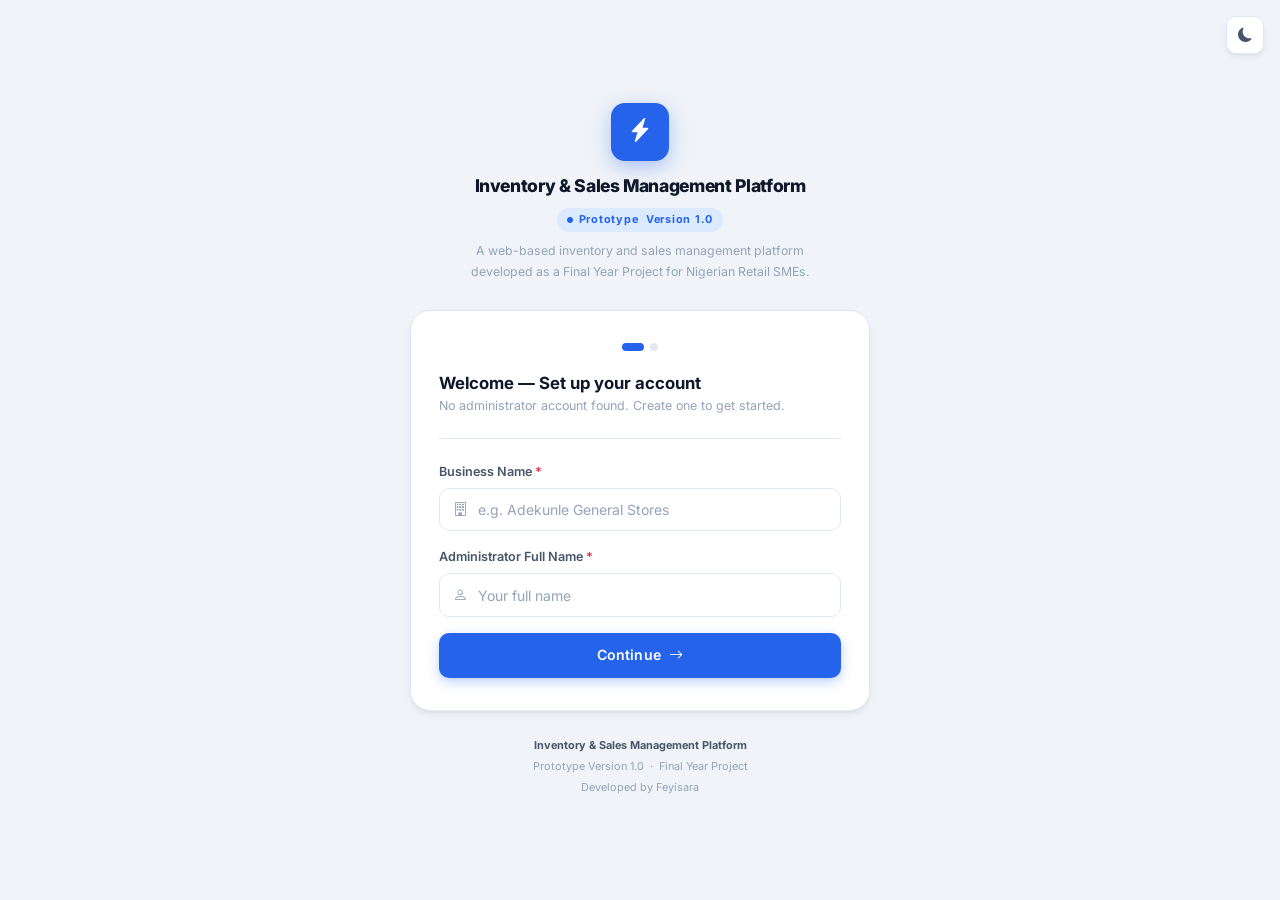
<file: index.html>
<!DOCTYPE html>
<html lang="en-NG" data-theme="light">

<!--
=======================================================================
  Inventory & Sales Management Platform
  Authentication Page — index.html
  
  Self-contained: all CSS and JavaScript are internal to this file.
  No external JS or CSS files are used on this page.
  
  External CDNs loaded:
    - Bootstrap 5.3.2 (CSS + JS)
    - Bootstrap Icons 1.11
    - Google Fonts — Inter
  
  LocalStorage keys used (namespace: tf_):
    tf_users     → array of user objects
    tf_session   → current session object
    tf_settings  → business settings (businessName, etc.)
    tf_theme     → 'light' | 'dark'
    tf_seeded    → boolean flag (sample data already seeded)
    remember_email → saved email for Remember Me
  
  Flow:
    1. Page loads → check tf_users in LocalStorage
    2. No admin found → show SETUP SCREEN
    3. Admin exists  → show LOGIN SCREEN
    4. After setup   → auto-redirect to login after 2 seconds
    5. After login   → redirect to pages/dashboard.html
=======================================================================
-->

<head>
  <meta charset="UTF-8" />
  <meta name="viewport" content="width=device-width, initial-scale=1.0" />
  <meta name="description" content="Inventory and Sales Management Platform — Final Year Project" />
  <title>Inventory &amp; Sales Management Platform</title>

  <!-- Bootstrap 5.3.2 CSS -->
  <link
    rel="stylesheet"
    href="https://cdn.jsdelivr.net/npm/bootstrap@5.3.2/dist/css/bootstrap.min.css"
    crossorigin="anonymous"
  />

  <!-- Bootstrap Icons 1.11 -->
  <link
    rel="stylesheet"
    href="https://cdn.jsdelivr.net/npm/bootstrap-icons@1.11.3/font/bootstrap-icons.min.css"
    crossorigin="anonymous"
  />

  <!-- Google Fonts — Inter -->
  <link rel="preconnect" href="https://fonts.googleapis.com" />
  <link rel="preconnect" href="https://fonts.gstatic.com" crossorigin />
  <link
    href="https://fonts.googleapis.com/css2?family=Inter:wght@300;400;500;600;700;800&display=swap"
    rel="stylesheet"
  />

  <!-- PWA manifest -->
  <link rel="manifest" href="manifest.json" />

<link rel="apple-touch-icon" href="assets/icons/icon-192.png">


  <style>
    /* =====================================================================
       INTERNAL CSS — index.html only
       
       Design system mirrors the rest of the application.
       All colour tokens are defined here as CSS custom properties,
       matching the values in assets/css/theme.css exactly.
       Light and dark mode are driven by [data-theme] on <html>.
    ===================================================================== */

    /* -------------------------------------------------------------------
       1. CSS CUSTOM PROPERTIES (Design Tokens)
          Light mode defaults. Dark mode overrides below.
    ------------------------------------------------------------------- */
    :root {
      /* Brand */
      --c-primary:       #2563EB;
      --c-primary-hover: #1d4ed8;
      --c-primary-light: #dbeafe;
      --c-primary-rgb:   37, 99, 235;

      /* Semantic */
      --c-success:       #10b981;
      --c-success-light: #d1fae5;
      --c-danger:        #ef4444;
      --c-danger-light:  #fee2e2;
      --c-warning:       #f59e0b;

      /* Backgrounds */
      --bg-page:         #f0f4f8;
      --bg-card:         #ffffff;
      --bg-muted:        #f8fafc;
      --bg-input:        #ffffff;

      /* Text */
      --tx-primary:      #0f172a;
      --tx-secondary:    #475569;
      --tx-muted:        #94a3b8;
      --tx-inverse:      #ffffff;

      /* Borders */
      --bd-color:        #e2e8f0;

      /* Shadows */
      --sh-card:         0 4px 6px rgba(0,0,0,0.05), 0 1px 3px rgba(0,0,0,0.04);
      --sh-card-hover:   0 10px 15px rgba(0,0,0,0.08), 0 4px 6px rgba(0,0,0,0.04);

      /* Radii */
      --r-sm:  6px;
      --r-md:  10px;
      --r-lg:  14px;
      --r-xl:  20px;
      --r-full: 9999px;

      /* Typography */
      --font: 'Inter', -apple-system, BlinkMacSystemFont, 'Segoe UI', Roboto, sans-serif;

      /* Transitions */
      --tr-fast: all 0.15s ease;
      --tr-base: all 0.25s ease;
    }

    /* Dark mode token overrides */
    [data-theme="dark"] {
      --bg-page:         #0a0f1e;
      --bg-card:         #111827;
      --bg-muted:        #1a2236;
      --bg-input:        #1a2236;

      --tx-primary:      #f1f5f9;
      --tx-secondary:    #94a3b8;
      --tx-muted:        #64748b;

      --bd-color:        #1e293b;

      --sh-card:         0 4px 6px rgba(0,0,0,0.4), 0 1px 3px rgba(0,0,0,0.3);
      --sh-card-hover:   0 10px 15px rgba(0,0,0,0.5), 0 4px 6px rgba(0,0,0,0.3);

      --c-primary-light: rgba(37, 99, 235, 0.15);
      --c-success-light: rgba(16, 185, 129, 0.15);
      --c-danger-light:  rgba(239, 68, 68, 0.15);
    }

    /* -------------------------------------------------------------------
       2. BASE RESET
    ------------------------------------------------------------------- */
    *, *::before, *::after {
      box-sizing: border-box;
    }

    html, body {
      height: 100%;
      margin: 0;
      padding: 0;
    }

    body {
      font-family: var(--font);
      font-size: 1rem;
      line-height: 1.6;
      color: var(--tx-primary);
      background-color: var(--bg-page);
      -webkit-font-smoothing: antialiased;
      transition: background-color 0.3s ease, color 0.3s ease;
    }

    /* -------------------------------------------------------------------
       3. PAGE LAYOUT
          Full-height centred column. Card never overflows on any device.
    ------------------------------------------------------------------- */
    .auth-page {
      min-height: 100vh;
      display: flex;
      flex-direction: column;
      align-items: center;
      justify-content: center;
      padding: 2rem 1rem;
    }

    .auth-wrapper {
      width: 100%;
      max-width: 460px;
    }

    /* Smooth entrance */
    .auth-wrapper {
      animation: slideUp 0.4s ease both;
    }

    @keyframes slideUp {
      from { opacity: 0; transform: translateY(16px); }
      to   { opacity: 1; transform: translateY(0); }
    }

    /* -------------------------------------------------------------------
       4. BRAND HEADER
          Logo icon, product name, version badge, description.
    ------------------------------------------------------------------- */
    .brand {
      text-align: center;
      margin-bottom: 1.75rem;
    }

    .brand-icon {
      width: 58px;
      height: 58px;
      background: var(--c-primary);
      color: var(--tx-inverse);
      border-radius: var(--r-lg);
      display: inline-flex;
      align-items: center;
      justify-content: center;
      font-size: 1.5rem;
      margin-bottom: 0.9rem;
      box-shadow: 0 6px 20px rgba(var(--c-primary-rgb), 0.35);
    }

    .brand-name {
      font-size: 1.1rem;
      font-weight: 800;
      color: var(--tx-primary);
      letter-spacing: -0.02em;
      line-height: 1.3;
      margin-bottom: 0.4rem;
    }

    .brand-badge {
      display: inline-flex;
      align-items: center;
      gap: 5px;
      background: var(--c-primary-light);
      color: var(--c-primary);
      font-size: 0.68rem;
      font-weight: 700;
      letter-spacing: 0.07em;
      padding: 3px 10px;
      border-radius: var(--r-full);
      margin-bottom: 0.6rem;
    }

    .brand-desc {
      font-size: 0.77rem;
      color: var(--tx-muted);
      line-height: 1.65;
      max-width: 360px;
      margin: 0 auto;
    }

    /* -------------------------------------------------------------------
       5. CARD  (Bootstrap card + custom tokens)
    ------------------------------------------------------------------- */
    .auth-card {
      background: var(--bg-card);
      border: 1px solid var(--bd-color);
      border-radius: var(--r-xl);
      box-shadow: var(--sh-card);
      transition: var(--tr-base);
      overflow: hidden;
    }

    .auth-card .card-body {
      padding: 2rem 1.75rem;
    }

    /* -------------------------------------------------------------------
       6. CARD HEADING
    ------------------------------------------------------------------- */
    .card-heading {
      margin-bottom: 1.4rem;
    }

    .card-heading h2 {
      font-size: 1.05rem;
      font-weight: 700;
      color: var(--tx-primary);
      margin-bottom: 0.15rem;
    }

    .card-heading p {
      font-size: 0.78rem;
      color: var(--tx-muted);
      margin: 0;
    }

    /* -------------------------------------------------------------------
       7. FORM ELEMENTS
          Labels, inputs, input-icon groups, password toggle.
    ------------------------------------------------------------------- */

    /* Label */
    .f-label {
      display: block;
      font-size: 0.79rem;
      font-weight: 600;
      color: var(--tx-secondary);
      margin-bottom: 0.35rem;
    }

    /* Override Bootstrap form-control colours with our tokens */
    .form-control {
      background-color: var(--bg-input);
      border-color: var(--bd-color);
      color: var(--tx-primary);
      border-radius: var(--r-md);
      font-size: 0.875rem;
      padding: 0.65rem 0.9rem;
      transition: var(--tr-fast);
      font-family: var(--font);
    }

    .form-control::placeholder {
      color: var(--tx-muted);
    }

    .form-control:focus {
      background-color: var(--bg-input);
      border-color: var(--c-primary);
      box-shadow: 0 0 0 3px rgba(var(--c-primary-rgb), 0.15);
      color: var(--tx-primary);
    }

    /* Icon-prefix input wrapper */
    .input-group-auth {
      position: relative;
      margin-bottom: 1rem;
    }

    .input-group-auth .input-icon {
      position: absolute;
      left: 0.85rem;
      top: 50%;
      transform: translateY(-50%);
      color: var(--tx-muted);
      font-size: 0.9rem;
      pointer-events: none;
      z-index: 5;
      transition: color 0.15s ease;
    }

    .input-group-auth:focus-within .input-icon {
      color: var(--c-primary);
    }

    .input-group-auth .form-control {
      padding-left: 2.4rem;
    }

    /* Right-side toggle (show/hide password) */
    .pw-toggle {
      position: absolute;
      right: 0.85rem;
      top: 50%;
      transform: translateY(-50%);
      background: none;
      border: none;
      color: var(--tx-muted);
      cursor: pointer;
      padding: 2px 4px;
      font-size: 0.88rem;
      line-height: 1;
      z-index: 5;
      transition: color 0.15s ease;
    }

    .pw-toggle:hover { color: var(--tx-primary); }

    /* Field-level error text */
    .field-error {
      display: none;
      font-size: 0.72rem;
      color: var(--c-danger);
      margin-top: 0.28rem;
      align-items: center;
      gap: 4px;
    }

    .field-error.show { display: flex; }

    /* -------------------------------------------------------------------
       8. PASSWORD STRENGTH BAR
    ------------------------------------------------------------------- */
    .pw-strength {
      margin-top: 0.4rem;
      display: none;
    }

    .pw-strength.show { display: block; }

    .pw-strength-track {
      height: 4px;
      background: var(--bd-color);
      border-radius: 2px;
      overflow: hidden;
    }

    .pw-strength-fill {
      height: 100%;
      border-radius: 2px;
      width: 0;
      transition: width 0.35s ease, background-color 0.35s ease;
    }

    .pw-strength-text {
      font-size: 0.68rem;
      font-weight: 600;
      margin-top: 0.22rem;
    }

    /* -------------------------------------------------------------------
       9. STEP PROGRESS DOTS  (setup wizard)
    ------------------------------------------------------------------- */
    .step-dots {
      display: flex;
      justify-content: center;
      gap: 6px;
      margin-bottom: 1.4rem;
    }

    .step-dot {
      width: 8px;
      height: 8px;
      border-radius: 50%;
      background: var(--bd-color);
      transition: all 0.28s ease;
    }

    .step-dot.active {
      width: 22px;
      border-radius: 4px;
      background: var(--c-primary);
    }

    .step-dot.done {
      background: var(--c-success);
    }

    /* -------------------------------------------------------------------
       10. PRIMARY BUTTON
    ------------------------------------------------------------------- */
    .btn-auth {
      width: 100%;
      padding: 0.72rem;
      font-size: 0.88rem;
      font-weight: 600;
      letter-spacing: 0.01em;
      border-radius: var(--r-md);
      border: none;
      background: var(--c-primary);
      color: var(--tx-inverse);
      cursor: pointer;
      display: flex;
      align-items: center;
      justify-content: center;
      gap: 0.45rem;
      font-family: var(--font);
      box-shadow: 0 4px 12px rgba(var(--c-primary-rgb), 0.3);
      transition: background 0.2s ease, transform 0.15s ease, box-shadow 0.2s ease;
    }

    .btn-auth:hover:not(:disabled) {
      background: var(--c-primary-hover);
      transform: translateY(-1px);
      box-shadow: 0 6px 16px rgba(var(--c-primary-rgb), 0.42);
    }

    .btn-auth:active:not(:disabled) { transform: translateY(0); }

    .btn-auth:disabled {
      opacity: 0.6;
      cursor: not-allowed;
    }

    /* Loading spinner inside the button */
    .btn-auth .spinner {
      width: 14px;
      height: 14px;
      border: 2px solid rgba(255, 255, 255, 0.35);
      border-top-color: #fff;
      border-radius: 50%;
      animation: spin 0.7s linear infinite;
      display: none;
      flex-shrink: 0;
    }

    @keyframes spin { to { transform: rotate(360deg); } }

    .btn-auth.loading .spinner    { display: block; }
    .btn-auth.loading .btn-text   { opacity: 0.75; }

    /* -------------------------------------------------------------------
       11. SECONDARY BUTTON  (back, forgot, etc.)
    ------------------------------------------------------------------- */
    .btn-secondary-auth {
      background: var(--bg-muted);
      color: var(--tx-secondary);
      border: 1px solid var(--bd-color);
      box-shadow: none;
    }

    .btn-secondary-auth:hover:not(:disabled) {
      background: var(--bd-color);
      box-shadow: none;
    }

    /* Text-only link button */
    .btn-link-auth {
      background: none;
      border: none;
      padding: 0;
      color: var(--c-primary);
      font-size: 0.79rem;
      font-family: var(--font);
      cursor: pointer;
      text-decoration: none;
      transition: opacity 0.15s ease;
    }

    .btn-link-auth:hover { opacity: 0.75; text-decoration: underline; }

    /* -------------------------------------------------------------------
       12. OPTIONS ROW  (Remember Me + Forgot Password)
    ------------------------------------------------------------------- */
    .options-row {
      display: flex;
      align-items: center;
      justify-content: space-between;
      margin-bottom: 1.1rem;
    }

    .check-wrap {
      display: flex;
      align-items: center;
      gap: 0.45rem;
      font-size: 0.79rem;
      color: var(--tx-secondary);
      cursor: pointer;
      user-select: none;
    }

    .check-wrap input[type="checkbox"] {
      width: 15px;
      height: 15px;
      accent-color: var(--c-primary);
      cursor: pointer;
      flex-shrink: 0;
    }

    /* -------------------------------------------------------------------
       13. ALERT BANNERS  (Bootstrap overrides)
    ------------------------------------------------------------------- */
    .alert {
      border-radius: var(--r-md);
      font-size: 0.8rem;
      padding: 0.65rem 0.9rem;
    }

    .alert-danger {
      background: var(--c-danger-light);
      border-color: var(--c-danger);
      color: var(--c-danger);
    }

    .alert-success {
      background: var(--c-success-light);
      border-color: var(--c-success);
      color: var(--c-success);
    }

    /* -------------------------------------------------------------------
       14. "ADMIN CONFIGURED" NOTICE
    ------------------------------------------------------------------- */
    .admin-notice {
      margin-top: 1.1rem;
      padding: 0.75rem 0.9rem;
      background: var(--bg-muted);
      border: 1px solid var(--bd-color);
      border-radius: var(--r-md);
      font-size: 0.76rem;
      color: var(--tx-muted);
      text-align: center;
      line-height: 1.6;
    }

    .admin-notice strong { color: var(--tx-secondary); }

    /* -------------------------------------------------------------------
       15. FORGOT PASSWORD PANEL
    ------------------------------------------------------------------- */
    .forgot-panel {
      background: var(--bg-muted);
      border: 1px solid var(--bd-color);
      border-radius: var(--r-md);
      padding: 1.25rem;
      text-align: center;
      margin-bottom: 1.1rem;
    }

    .forgot-panel-emoji { font-size: 2rem; margin-bottom: 0.5rem; }

    .forgot-panel p {
      font-size: 0.79rem;
      color: var(--tx-secondary);
      line-height: 1.65;
      margin: 0;
    }

    /* -------------------------------------------------------------------
       16. CARD SHAKE  (failed login feedback)
    ------------------------------------------------------------------- */
    @keyframes cardShake {
      0%,  100% { transform: translateX(0); }
      20%        { transform: translateX(-6px); }
      40%        { transform: translateX(6px); }
      60%        { transform: translateX(-4px); }
      80%        { transform: translateX(4px); }
    }

    .shake { animation: cardShake 0.42s ease; }

    /* -------------------------------------------------------------------
       17. THEME TOGGLE  (fixed top-right corner)
    ------------------------------------------------------------------- */
    .theme-btn {
      position: fixed;
      top: 1rem;
      right: 1rem;
      z-index: 999;
      width: 38px;
      height: 38px;
      border-radius: var(--r-md);
      border: 1px solid var(--bd-color);
      background: var(--bg-card);
      color: var(--tx-secondary);
      display: flex;
      align-items: center;
      justify-content: center;
      cursor: pointer;
      font-size: 0.9rem;
      box-shadow: var(--sh-card);
      transition: var(--tr-fast);
    }

    .theme-btn:hover {
      color: var(--c-primary);
      border-color: var(--c-primary);
    }

    /* -------------------------------------------------------------------
       18. DIVIDER
    ------------------------------------------------------------------- */
    .auth-divider {
      height: 1px;
      background: var(--bd-color);
      margin: 0 0 1.4rem;
    }

    /* -------------------------------------------------------------------
       19. FOOTER
    ------------------------------------------------------------------- */
    .auth-footer {
      text-align: center;
      margin-top: 1.5rem;
      font-size: 0.68rem;
      color: var(--tx-muted);
      line-height: 1.9;
    }

    .auth-footer strong { color: var(--tx-secondary); }

    /* -------------------------------------------------------------------
       20. RESPONSIVE
    ------------------------------------------------------------------- */
    @media (max-width: 480px) {
      .auth-card .card-body { padding: 1.6rem 1.25rem; }
      .brand-name           { font-size: 1rem; }
      .auth-page            { padding: 1.25rem 0.75rem; }
    }

    @media (max-width: 360px) {
      .auth-card .card-body { padding: 1.3rem 1rem; }
      .brand-name           { font-size: 0.95rem; }
    }
  </style>
</head>

<body>

  <!-- =====================================================================
       THEME TOGGLE BUTTON
       Fixed top-right. Switches between light and dark mode.
       Icon updates to match current theme.
  ===================================================================== -->
  <button class="theme-btn" id="themeBtn" aria-label="Toggle dark mode">
    <i class="bi bi-moon-fill" id="themeIcon"></i>
  </button>


  <!-- =====================================================================
       PAGE ROOT
  ===================================================================== -->
  <div class="auth-page">
    <div class="auth-wrapper">

      <!-- Brand Header -->
      <div class="brand">
        <div class="brand-icon">
          <i class="bi bi-lightning-charge-fill"></i>
        </div>
        <div class="brand-name">Inventory &amp; Sales Management Platform</div>
        <div class="brand-badge">
          <i class="bi bi-circle-fill" style="font-size: 0.38rem;"></i>
          Prototype &nbsp;Version 1.0
        </div>
        <p class="brand-desc">
          A web-based inventory and sales management platform developed
          as a Final Year Project for Nigerian Retail SMEs.
        </p>
      </div>


      <!-- =================================================================
           SCREEN A — ADMINISTRATOR SETUP
           
           Displayed ONLY on first launch when no admin exists.
           Two-step wizard:
             Step 1 → Business Name + Administrator Name
             Step 2 → Email + Password + Confirm Password
           
           On success: saves to LocalStorage, shows success alert,
           auto-redirects to login after 2 seconds.
      ================================================================= -->
      <div id="screenSetup" style="display: none;">
        <div class="auth-card">
          <div class="card-body">

            <!-- Step progress dots -->
            <div class="step-dots">
              <div class="step-dot active" id="dotA"></div>
              <div class="step-dot"        id="dotB"></div>
            </div>

            <!-- Dynamic heading (updates between steps) -->
            <div class="card-heading">
              <h2 id="setupHeading">Welcome &mdash; Set up your account</h2>
              <p id="setupSubheading">
                No administrator account found. Create one to get started.
              </p>
            </div>

            <div class="auth-divider"></div>

            <!-- Setup form-level alerts -->
            <div class="alert alert-danger d-flex align-items-start gap-2 mb-3"
                 id="setupAlertError" style="display: none !important;">
              <i class="bi bi-x-circle-fill flex-shrink-0 mt-1"></i>
              <span id="setupAlertErrorText"></span>
            </div>

            <div class="alert alert-success d-flex align-items-start gap-2 mb-3"
                 id="setupAlertSuccess" style="display: none !important;">
              <i class="bi bi-check-circle-fill flex-shrink-0 mt-1"></i>
              <span id="setupAlertSuccessText"></span>
            </div>

            <!-- - - - - - - - - - - - - - - - - - - - - - - - - - - - - -
                 STEP 1 — Business details
            - - - - - - - - - - - - - - - - - - - - - - - - - - - - - - -->
            <div id="stepOne">

              <!-- Business Name -->
              <div class="mb-3">
                <label class="f-label" for="bizName">
                  Business Name <span class="text-danger">*</span>
                </label>
                <div class="input-group-auth">
                  <i class="bi bi-building input-icon"></i>
                  <input
                    type="text"
                    id="bizName"
                    class="form-control"
                    placeholder="e.g. Adekunle General Stores"
                    autocomplete="organization"
                    maxlength="80"
                  />
                </div>
                <div class="field-error" id="errBizName">
                  <i class="bi bi-exclamation-circle-fill"></i>
                  <span></span>
                </div>
              </div>

              <!-- Administrator Full Name -->
              <div class="mb-3">
                <label class="f-label" for="adminName">
                  Administrator Full Name <span class="text-danger">*</span>
                </label>
                <div class="input-group-auth">
                  <i class="bi bi-person input-icon"></i>
                  <input
                    type="text"
                    id="adminName"
                    class="form-control"
                    placeholder="Your full name"
                    autocomplete="name"
                    maxlength="80"
                  />
                </div>
                <div class="field-error" id="errAdminName">
                  <i class="bi bi-exclamation-circle-fill"></i>
                  <span></span>
                </div>
              </div>

              <button class="btn-auth" id="btnStepOneNext" type="button">
                <div class="spinner"></div>
                <span class="btn-text">
                  Continue &nbsp;<i class="bi bi-arrow-right"></i>
                </span>
              </button>

            </div><!-- /stepOne -->


            <!-- - - - - - - - - - - - - - - - - - - - - - - - - - - - - -
                 STEP 2 — Credentials
            - - - - - - - - - - - - - - - - - - - - - - - - - - - - - - -->
            <div id="stepTwo" style="display: none;">

              <!-- Email Address -->
              <div class="mb-3">
                <label class="f-label" for="setupEmail">
                  Email Address <span class="text-danger">*</span>
                </label>
                <div class="input-group-auth">
                  <i class="bi bi-envelope input-icon"></i>
                  <input
                    type="email"
                    id="setupEmail"
                    class="form-control"
                    placeholder="admin@yourbusiness.com"
                    autocomplete="email"
                    inputmode="email"
                    maxlength="100"
                  />
                </div>
                <div class="field-error" id="errSetupEmail">
                  <i class="bi bi-exclamation-circle-fill"></i>
                  <span></span>
                </div>
              </div>

              <!-- Password -->
              <div class="mb-3">
                <label class="f-label" for="setupPw">
                  Password <span class="text-danger">*</span>
                </label>
                <div class="input-group-auth">
                  <i class="bi bi-lock input-icon"></i>
                  <input
                    type="password"
                    id="setupPw"
                    class="form-control"
                    placeholder="Minimum 8 characters"
                    autocomplete="new-password"
                    style="padding-right: 2.6rem;"
                    maxlength="64"
                  />
                  <button type="button" class="pw-toggle" id="toggleSetupPw" tabindex="-1">
                    <i class="bi bi-eye" id="iconSetupPw"></i>
                  </button>
                </div>
                <!-- Password strength bar -->
                <div class="pw-strength" id="pwStrengthWrap">
                  <div class="pw-strength-track">
                    <div class="pw-strength-fill" id="pwStrengthFill"></div>
                  </div>
                  <div class="pw-strength-text" id="pwStrengthText"></div>
                </div>
                <div class="field-error" id="errSetupPw">
                  <i class="bi bi-exclamation-circle-fill"></i>
                  <span></span>
                </div>
              </div>

              <!-- Confirm Password -->
              <div class="mb-3">
                <label class="f-label" for="setupCpw">
                  Confirm Password <span class="text-danger">*</span>
                </label>
                <div class="input-group-auth">
                  <i class="bi bi-lock-fill input-icon"></i>
                  <input
                    type="password"
                    id="setupCpw"
                    class="form-control"
                    placeholder="Re-enter your password"
                    autocomplete="new-password"
                    style="padding-right: 2.6rem;"
                    maxlength="64"
                  />
                  <button type="button" class="pw-toggle" id="toggleSetupCpw" tabindex="-1">
                    <i class="bi bi-eye" id="iconSetupCpw"></i>
                  </button>
                </div>
                <div class="field-error" id="errSetupCpw">
                  <i class="bi bi-exclamation-circle-fill"></i>
                  <span></span>
                </div>
              </div>

              <!-- Back + Create buttons -->
              <div class="d-flex gap-2">
                <button
                  class="btn-auth btn-secondary-auth"
                  id="btnStepTwoBack"
                  type="button"
                  style="flex: 0 0 auto; width: auto; padding: 0.72rem 1.1rem;"
                >
                  <i class="bi bi-arrow-left"></i>
                </button>
                <button
                  class="btn-auth"
                  id="btnCreateAccount"
                  type="button"
                  style="flex: 1;"
                >
                  <div class="spinner"></div>
                  <span class="btn-text">
                    <i class="bi bi-person-plus-fill"></i>
                    &nbsp;Create Administrator Account
                  </span>
                </button>
              </div>

            </div><!-- /stepTwo -->

          </div><!-- /card-body -->
        </div><!-- /auth-card -->
      </div><!-- /screenSetup -->
      <!-- =================================================================
           SCREEN B — SIGN IN
           
           Displayed when an administrator account exists in LocalStorage.
           Fields: Email, Password (show/hide), Remember Me, Forgot Password.
           On success: creates session → redirects to dashboard.
           On failure: Bootstrap danger alert + card shake animation.
      ================================================================= -->
      <div id="screenLogin" style="display: none;">
        <div class="auth-card" id="loginCard">
          <div class="card-body">

            <div class="card-heading">
              <h2>Sign in to your account</h2>
              <p id="loginSubtitle">Welcome back</p>
            </div>

            <div class="auth-divider"></div>

            <!-- Login error alert -->
            <div class="alert alert-danger d-flex align-items-start gap-2 mb-3"
                 id="loginAlert" style="display: none !important;">
              <i class="bi bi-x-circle-fill flex-shrink-0 mt-1"></i>
              <span id="loginAlertText">Invalid email or password. Please try again.</span>
            </div>

            <!-- Email Address -->
            <div class="mb-3">
              <label class="f-label" for="loginEmail">Email Address</label>
              <div class="input-group-auth">
                <i class="bi bi-envelope input-icon"></i>
                <input
                  type="email"
                  id="loginEmail"
                  class="form-control"
                  placeholder="Enter your email"
                  autocomplete="email"
                  inputmode="email"
                />
              </div>
              <div class="field-error" id="errLoginEmail">
                <i class="bi bi-exclamation-circle-fill"></i>
                <span></span>
              </div>
            </div>

            <!-- Password -->
            <div class="mb-3">
              <label class="f-label" for="loginPw">Password</label>
              <div class="input-group-auth">
                <i class="bi bi-lock input-icon"></i>
                <input
                  type="password"
                  id="loginPw"
                  class="form-control"
                  placeholder="Enter your password"
                  autocomplete="current-password"
                  style="padding-right: 2.6rem;"
                />
                <button type="button" class="pw-toggle" id="toggleLoginPw" tabindex="-1">
                  <i class="bi bi-eye" id="iconLoginPw"></i>
                </button>
              </div>
              <div class="field-error" id="errLoginPw">
                <i class="bi bi-exclamation-circle-fill"></i>
                <span></span>
              </div>
            </div>

            <!-- Remember Me + Forgot Password -->
            <div class="options-row">
              <label class="check-wrap">
                <input type="checkbox" id="rememberMe" />
                Remember me
              </label>
              <button class="btn-link-auth" id="btnForgot" type="button">
                Forgot password?
              </button>
            </div>

            <!-- Sign In button -->
            <button class="btn-auth" id="btnSignIn" type="button">
              <div class="spinner"></div>
              <span class="btn-text">
                <i class="bi bi-box-arrow-in-right"></i>
                &nbsp;Sign In
              </span>
            </button>

            <!-- Admin configured notice -->
            <div class="admin-notice">
              Administrator account already configured.<br />
              <strong>Please sign in to continue.</strong>
            </div>

          </div><!-- /card-body -->
        </div><!-- /auth-card -->
      </div><!-- /screenLogin -->


      <!-- =================================================================
           SCREEN C — FORGOT PASSWORD
           
           Prototype-only notice. No actual reset functionality.
           Shown when user clicks "Forgot password?" on the login screen.
      ================================================================= -->
      <div id="screenForgot" style="display: none;">
        <div class="auth-card">
          <div class="card-body">

            <div class="card-heading">
              <h2>Reset Password</h2>
              <p>Account recovery</p>
            </div>

            <div class="auth-divider"></div>

            <div class="forgot-panel">
              <div class="forgot-panel-emoji">🔐</div>
              <p>
                <strong style="color: var(--tx-primary);">Prototype Version</strong><br /><br />
                Password reset is not available in this prototype.
                This feature will be implemented in the production version
                with full email-based account recovery.
              </p>
            </div>

            <button
              class="btn-auth btn-secondary-auth"
              id="btnForgotBack"
              type="button"
            >
              <i class="bi bi-arrow-left"></i>
              &nbsp;<span class="btn-text">Back to Sign In</span>
            </button>

          </div>
        </div>
      </div><!-- /screenForgot -->


      <!-- Footer -->
      <div class="auth-footer">
        <strong>Inventory &amp; Sales Management Platform</strong><br />
        Prototype Version 1.0 &nbsp;&middot;&nbsp; Final Year Project<br />
        Developed by Feyisara
      </div>

    </div><!-- /auth-wrapper -->
  </div><!-- /auth-page -->


  <!-- =====================================================================
       Bootstrap 5 JS Bundle
  ===================================================================== -->
  <script
    src="https://cdn.jsdelivr.net/npm/bootstrap@5.3.2/dist/js/bootstrap.bundle.min.js"
    crossorigin="anonymous"
  ></script>


  <!-- =====================================================================
       PAGE SCRIPT — All authentication logic for index.html
       
       Organised into clearly labelled sections:
         1.  LocalStorage Helpers
         2.  Theme Management
         3.  Screen Management
         4.  Field Validation Helpers
         5.  Password Helpers
         6.  Setup Wizard — Step Navigation
         7.  Setup Wizard — Account Creation
         8.  Authentication — Sign In
         9.  Keyboard Navigation
         10. Boot (DOMContentLoaded entry point)
  ===================================================================== -->
  <script>

    // =========================================================================
    // 1. LOCALSTORAGE HELPERS
    //
    // All LocalStorage keys are prefixed with "tf_" to match the rest of the
    // application. These functions mirror the logic in assets/js/storage.js
    // but are self-contained here so this page has no external dependencies.
    // =========================================================================
    /** Namespace prefix — must match assets/js/storage.js */
    var LS_PREFIX = 'tf_';

    /**
     * Write any value to LocalStorage as JSON.
     * @param {string} key   - storage key (without prefix)
     * @param {*}      value - any JSON-serialisable value
     */
    function lsSet(key, value) {
      try {
        localStorage.setItem(LS_PREFIX + key, JSON.stringify(value));
      } catch (e) {
        console.warn('[LS] Write failed:', key, e);
      }
    }

    /**
     * Read and parse a value from LocalStorage.
     * Returns `fallback` if the key does not exist or parsing fails.
     * @param {string} key
     * @param {*}      fallback
     * @returns {*}
     */
    function lsGet(key, fallback) {
      try {
        var raw = localStorage.getItem(LS_PREFIX + key);
        if (raw === null) return (fallback !== undefined ? fallback : null);
        return JSON.parse(raw);
      } catch (e) {
        return (fallback !== undefined ? fallback : null);
      }
    }

    /**
     * Remove a single key from LocalStorage.
     * @param {string} key
     */
    function lsRemove(key) {
      try { localStorage.removeItem(LS_PREFIX + key); }
      catch (e) { /* ignore */ }
    }

    /**
     * Retrieve all stored users as an array.
     * @returns {Array}
     */
    function getUsers() {
      return lsGet('users', []);
    }

    /**
     * Persist the users array to LocalStorage.
     * @param {Array} users
     */
    function saveUsers(users) {
      lsSet('users', users);
    }

    /**
     * Find a user by email address (case-insensitive).
     * @param {string} email
     * @returns {Object|null}
     */
    function findUserByEmail(email) {
      var all = getUsers();
      for (var i = 0; i < all.length; i++) {
        if (all[i].email.toLowerCase() === email.toLowerCase()) {
          return all[i];
        }
      }
      return null;
    }

    /**
     * Check whether an administrator account exists in LocalStorage.
     * @returns {boolean}
     */
    function adminExists() {
      var users = getUsers();
      for (var i = 0; i < users.length; i++) {
        if (users[i].role === 'admin') return true;
      }
      return false;
    }

    /**
     * Create a logged-in session object in LocalStorage.
     * The session is read by dashboard.html and other pages via storage.js.
     * @param {Object} user
     */
    function createSession(user) {
      lsSet('session', {
        id:        user.id,
        name:      user.name,
        email:     user.email,
        role:      user.role,
        loginTime: new Date().toISOString()
      });
    }

    /**
     * Check whether a session currently exists.
     * @returns {boolean}
     */
    function sessionExists() {
      return lsGet('session', null) !== null;
    }

    /**
     * Generate a simple unique ID string.
     * Format: prefix_<timestamp_base36>_<random>
     * Matches the pattern used by assets/js/storage.js generateId().
     * @param {string} prefix
     * @returns {string}
     */
    function generateId(prefix) {
      var ts   = Date.now().toString(36);
      var rand = Math.random().toString(36).slice(2, 6);
      return (prefix || 'id') + '_' + ts + '_' + rand;
    }

    /**
     * Seed default categories, products and settings into LocalStorage.
     * Only runs once — guarded by the tf_seeded flag.
     * This matches the behaviour of seedDefaultData() in storage.js.
     */
    function seedIfNeeded() {
      if (lsGet('seeded', false)) return;

      // Default categories
      var categories = [
        { id: generateId('cat'), name: 'Food & Beverages',  color: '#10b981' },
        { id: generateId('cat'), name: 'Household Items',   color: '#6366f1' },
        { id: generateId('cat'), name: 'Personal Care',     color: '#f43f5e' },
        { id: generateId('cat'), name: 'Grains & Staples',  color: '#f59e0b' },
        { id: generateId('cat'), name: 'Drinks & Juices',   color: '#06b6d4' }
      ];
      lsSet('categories', categories);

      var c = categories;

      // Default products
      var products = [
        { id: generateId('prd'), name: 'Indomie Noodles (Chicken)', sku: 'IND-CHK-001',
          category: c[0].id, categoryName: c[0].name, price: 150, costPrice: 110,
          stock: 245, reorderLevel: 50, unit: 'Pack',
          description: 'Indomie Instant Noodles — Chicken Flavour, 70g',
          supplier: 'Dufil Prima Foods', active: true,
          createdAt: new Date().toISOString(), updatedAt: new Date().toISOString() },
        { id: generateId('prd'), name: 'Peak Milk (Tin)', sku: 'PKM-TIN-001',
          category: c[0].id, categoryName: c[0].name, price: 1850, costPrice: 1400,
          stock: 80, reorderLevel: 20, unit: 'Tin',
          description: 'Peak Full Cream Evaporated Milk, 400g',
          supplier: 'FrieslandCampina WAMCO', active: true,
          createdAt: new Date().toISOString(), updatedAt: new Date().toISOString() },
        { id: generateId('prd'), name: 'Milo Chocolate Drink', sku: 'MIL-CHO-001',
          category: c[0].id, categoryName: c[0].name, price: 2200, costPrice: 1700,
          stock: 12, reorderLevel: 15, unit: 'Tin',
          description: 'Nestlé Milo Energy Drink, 400g',
          supplier: 'Nestlé Nigeria', active: true,
          createdAt: new Date().toISOString(), updatedAt: new Date().toISOString() },
        { id: generateId('prd'), name: 'Coca-Cola (50cl)', sku: 'COC-50CL-001',
          category: c[4].id, categoryName: c[4].name, price: 300, costPrice: 220,
          stock: 180, reorderLevel: 48, unit: 'Bottle',
          description: 'Coca-Cola Carbonated Soft Drink, 500ml',
          supplier: 'Nigerian Bottling Company', active: true,
          createdAt: new Date().toISOString(), updatedAt: new Date().toISOString() },
        { id: generateId('prd'), name: 'Golden Penny Pasta', sku: 'GPP-STR-001',
          category: c[3].id, categoryName: c[3].name, price: 650, costPrice: 500,
          stock: 95, reorderLevel: 30, unit: 'Pack',
          description: 'Golden Penny Spaghetti, 500g',
          supplier: 'Flour Mills of Nigeria', active: true,
          createdAt: new Date().toISOString(), updatedAt: new Date().toISOString() },
        { id: generateId('prd'), name: 'Dangote Sugar (1kg)', sku: 'DNG-SUG-001',
          category: c[3].id, categoryName: c[3].name, price: 1100, costPrice: 850,
          stock: 8, reorderLevel: 20, unit: 'Bag',
          description: 'Dangote Refined Sugar, 1kg',
          supplier: 'Dangote Sugar Refinery', active: true,
          createdAt: new Date().toISOString(), updatedAt: new Date().toISOString() },
        { id: generateId('prd'), name: 'Stallion Rice (5kg)', sku: 'STA-RIC-005',
          category: c[3].id, categoryName: c[3].name, price: 7500, costPrice: 6000,
          stock: 35, reorderLevel: 10, unit: 'Bag',
          description: 'Stallion Long Grain Parboiled Rice, 5kg',
          supplier: 'Stallion Group', active: true,
          createdAt: new Date().toISOString(), updatedAt: new Date().toISOString() },
        { id: generateId('prd'), name: 'Dettol Original (250ml)', sku: 'DTL-ORG-250',
          category: c[2].id, categoryName: c[2].name, price: 950, costPrice: 720,
          stock: 0, reorderLevel: 10, unit: 'Bottle',
          description: 'Dettol Antiseptic Liquid, 250ml',
          supplier: 'Reckitt Benckiser Nigeria', active: true,
          createdAt: new Date().toISOString(), updatedAt: new Date().toISOString() },
        { id: generateId('prd'), name: 'Omo Washing Powder (500g)', sku: 'OMO-WAS-500',
          category: c[1].id, categoryName: c[1].name, price: 750, costPrice: 570,
          stock: 60, reorderLevel: 20, unit: 'Pack',
          description: 'Omo Multi-Active Washing Powder, 500g',
          supplier: 'Unilever Nigeria', active: true,
          createdAt: new Date().toISOString(), updatedAt: new Date().toISOString() },
        { id: generateId('prd'), name: 'Honeywell Semolina (2kg)', sku: 'HNW-SEM-002',
          category: c[3].id, categoryName: c[3].name, price: 1400, costPrice: 1100,
          stock: 50, reorderLevel: 15, unit: 'Pack',
          description: 'Honeywell Semovita Semolina, 2kg',
          supplier: 'Honeywell Flour Mills', active: true,
          createdAt: new Date().toISOString(), updatedAt: new Date().toISOString() }
      ];
      lsSet('products', products);

      // Default settings
      lsSet('settings', {
        currency: 'NGN', currencySymbol: '₦',
        vatRate: 7.5, vatEnabled: true,
        lowStockThreshold: 10, timezone: 'Africa/Lagos'
      });

      // Seed sample sales for the dashboard charts
      seedSampleSales(products);

      lsSet('seeded', true);
    }

    /**
     * Generate realistic sample sales so the dashboard has chart data.
     * @param {Array} products
     */
    function seedSampleSales(products) {
      var sales = [];
      var now   = new Date();
      var seq   = 1000;

      for (var day = 7; day >= 0; day--) {
        var d = new Date(now);
        d.setDate(now.getDate() - day);

        var txCount = 3 + Math.floor(Math.random() * 5);
        for (var t = 0; t < txCount; t++) {
          var shuffled = products.slice().sort(function() { return 0.5 - Math.random(); });
          var picked   = shuffled.slice(0, 1 + Math.floor(Math.random() * 3));

          var items = picked.map(function(p) {
            var qty = 1 + Math.floor(Math.random() * 3);
            return { productId: p.id, productName: p.name, sku: p.sku,
                     price: p.price, quantity: qty, subtotal: p.price * qty };
          });

          var subtotal = items.reduce(function(s, i) { return s + i.subtotal; }, 0);
          var vat      = subtotal * 0.075;
          var total    = subtotal + vat;
          var saleDate = new Date(d);
          saleDate.setHours(8 + Math.floor(Math.random() * 10),
                            Math.floor(Math.random() * 60));

          seq++;
          sales.push({
            id:            generateId('sal'),
            receiptNumber: 'TF-' + saleDate.getFullYear() + '-' + seq,
            items:         items,
            subtotal:      subtotal, discount: 0,
            vatRate:       7.5, vatAmount: vat, total: total,
            paymentMethod: ['cash','transfer','card'][Math.floor(Math.random() * 3)],
            customerName:  '', cashier: 'Administrator',
            createdAt:     saleDate.toISOString()
          });
        }
      }

      lsSet('sales',       sales);
      lsSet('receipt_seq', seq);
      lsSet('stock_moves', []);
      lsSet('alerts',      []);
    }


    // =========================================================================
    // 2. THEME MANAGEMENT
    //
    // Reads saved theme from LocalStorage (key: tf_theme).
    // Applies it to <html data-theme="...">.
    // The CSS custom properties defined in this file handle the visual switch.
    // =========================================================================

    /**
     * Apply a theme ('light' or 'dark') to the page.
     * Saves the preference to LocalStorage and updates the toggle icon.
     * @param {string} theme
     */
    function applyTheme(theme) {
      var t = (theme === 'dark') ? 'dark' : 'light';
      document.documentElement.setAttribute('data-theme', t);
      lsSet('theme', t);
      updateThemeIcon(t);
    }

    /**
     * Update the sun/moon icon on the theme toggle button.
     * @param {string} theme - 'light' or 'dark'
     */
    function updateThemeIcon(theme) {
      var icon = document.getElementById('themeIcon');
      if (!icon) return;
      icon.className = (theme === 'dark') ? 'bi bi-sun-fill' : 'bi bi-moon-fill';
    }

    /**
     * Toggle between light and dark mode.
     */
    function toggleTheme() {
      var current = document.documentElement.getAttribute('data-theme') || 'light';
      applyTheme(current === 'dark' ? 'light' : 'dark');
    }

    /**
     * Initialise theme from LocalStorage on page load.
     */
    function initTheme() {
      var saved = lsGet('theme', 'light');
      applyTheme(saved);
    }


    // =========================================================================
    // 3. SCREEN MANAGEMENT
    //
    // Only one screen is visible at a time.
    // Screens: 'setup' | 'login' | 'forgot'
    // =========================================================================

    /** All screen element IDs */
    var SCREENS = ['screenSetup', 'screenLogin', 'screenForgot'];

    /**
     * Show one screen by name, hide all others.
     * @param {string} name - 'setup', 'login', or 'forgot'
     */
    function showScreen(name) {
      SCREENS.forEach(function(id) {
        var el = document.getElementById(id);
        if (el) el.style.display = 'none';
      });
      var target = document.getElementById('screen' + cap(name));
      if (target) target.style.display = 'block';
    }

    /**
     * Show the login screen and populate the business-name subtitle.
     */
    function showLoginScreen() {
      showScreen('login');
      var settings = lsGet('settings', {});
      var subtitle = document.getElementById('loginSubtitle');
      if (subtitle) {
        subtitle.textContent = settings.businessName
          ? ('Welcome back \u2014 ' + settings.businessName)
          : 'Welcome back';
      }
    }

    /**
     * Capitalise the first letter of a string.
     * @param {string} s
     * @returns {string}
     */
    function cap(s) {
      return s.charAt(0).toUpperCase() + s.slice(1);
    }
    // =========================================================================
    // 4. FIELD VALIDATION HELPERS
    //
    // Show/hide inline errors below inputs.
    // Show/hide Bootstrap alert banners.
    // Set/unset button loading state.
    // =========================================================================

    /**
     * Show an inline field error beneath an input.
     * Adds Bootstrap is-invalid class to the input.
     * @param {string} errId   - id of the .field-error element
     * @param {string} inputId - id of the input
     * @param {string} message - error text
     */
    function showFieldError(errId, inputId, message) {
      var errEl   = document.getElementById(errId);
      var inputEl = document.getElementById(inputId);
      if (errEl) {
        errEl.querySelector('span').textContent = message;
        errEl.classList.add('show');
      }
      if (inputEl) inputEl.classList.add('is-invalid');
    }

    /**
     * Clear a single field error.
     * @param {string} errId
     * @param {string} inputId
     */
    function clearFieldError(errId, inputId) {
      var errEl   = document.getElementById(errId);
      var inputEl = document.getElementById(inputId);
      if (errEl)   errEl.classList.remove('show');
      if (inputEl) inputEl.classList.remove('is-invalid');
    }

    /**
     * Clear multiple field errors at once.
     * @param {Array<Array<string>>} pairs - [[errId, inputId], ...]
     */
    function clearFieldErrors(pairs) {
      pairs.forEach(function(p) { clearFieldError(p[0], p[1]); });
    }

    /**
     * Show a Bootstrap alert banner (overrides the !important display:none).
     * @param {string} alertId
     * @param {string} textId
     * @param {string} message
     */
    function showAlert(alertId, textId, message) {
      var alertEl = document.getElementById(alertId);
      var textEl  = document.getElementById(textId);
      if (textEl)  textEl.textContent = message;
      if (alertEl) {
        alertEl.style.removeProperty('display');
        alertEl.style.display = 'flex';
      }
    }

    /**
     * Hide a Bootstrap alert banner.
     * @param {string} alertId
     */
    function hideAlert(alertId) {
      var alertEl = document.getElementById(alertId);
      if (alertEl) alertEl.style.display = 'none';
    }

    /**
     * Enable or disable the loading state on a button.
     * Shows spinner and dims label text.
     * @param {string}  btnId
     * @param {boolean} isLoading
     */
    function setLoading(btnId, isLoading) {
      var btn = document.getElementById(btnId);
      if (!btn) return;
      btn.disabled = isLoading;
      if (isLoading) {
        btn.classList.add('loading');
      } else {
        btn.classList.remove('loading');
      }
    }

    /**
     * Bind input event listeners to clear errors automatically when user types.
     * @param {Array<Array<string>>} pairs   - [[errId, inputId], ...]
     * @param {string}               alertId - alert to hide on any input
     */
    function bindAutoClear(pairs, alertId) {
      pairs.forEach(function(p) {
        var input = document.getElementById(p[1]);
        if (!input) return;
        input.addEventListener('input', function() {
          clearFieldError(p[0], p[1]);
          if (alertId) hideAlert(alertId);
        });
      });
    }

    /**
     * Validate an email address format.
     * @param {string} email
     * @returns {boolean}
     */
    function isValidEmail(email) {
      return /^[^\s@]+@[^\s@]+\.[^\s@]+$/.test(email);
    }


    // =========================================================================
    // 5. PASSWORD HELPERS
    //
    // Show/hide password toggle.
    // Password strength bar (visual feedback as user types).
    // =========================================================================

    /**
     * Bind a show/hide password toggle to an input field.
     * Clicking the button toggles input type between 'password' and 'text'
     * and swaps the eye icon accordingly.
     *
     * @param {string} btnId   - id of the toggle button
     * @param {string} inputId - id of the password input
     * @param {string} iconId  - id of the <i> icon inside the button
     */
    function bindPasswordToggle(btnId, inputId, iconId) {
      var btn = document.getElementById(btnId);
      if (!btn) return;
      btn.addEventListener('click', function() {
        var input = document.getElementById(inputId);
        var icon  = document.getElementById(iconId);
        if (!input) return;
        var isVisible = input.type === 'text';
        input.type    = isVisible ? 'password' : 'text';
        if (icon) {
          icon.className = isVisible ? 'bi bi-eye' : 'bi bi-eye-slash';
        }
      });
    }

    /**
     * Calculate password strength from 0 to 4.
     * Criteria: length >= 8, length >= 12, uppercase, digit, special char.
     *
     * @param {string} pw
     * @returns {{ label: string, color: string, width: string }}
     */
    function calcStrength(pw) {
      var score = 0;
      if (pw.length >= 8)              score++;
      if (pw.length >= 12)             score++;
      if (/[A-Z]/.test(pw))            score++;
      if (/[0-9]/.test(pw))            score++;
      if (/[^A-Za-z0-9]/.test(pw))     score++;

      var levels = [
        { label: 'Very weak',   color: 'var(--c-danger)',   width: '15%'  },
        { label: 'Weak',        color: '#f97316',           width: '30%'  },
        { label: 'Fair',        color: 'var(--c-warning)',  width: '55%'  },
        { label: 'Strong',      color: 'var(--c-success)',  width: '80%'  },
        { label: 'Very strong', color: '#10b981',           width: '100%' }
      ];
      return levels[Math.min(score, 4)];
    }

    /**
     * Update the password strength bar and label as the user types.
     * Hides the bar completely when the input is empty.
     * @param {string} password - current value of the password field
     */
    function updateStrengthBar(password) {
      var wrap  = document.getElementById('pwStrengthWrap');
      var fill  = document.getElementById('pwStrengthFill');
      var label = document.getElementById('pwStrengthText');
      if (!wrap) return;

      if (!password) {
        wrap.classList.remove('show');
        return;
      }
      wrap.classList.add('show');

      var s = calcStrength(password);
      if (fill) {
        fill.style.width           = s.width;
        fill.style.backgroundColor = s.color;
      }
      if (label) {
        label.textContent  = s.label;
        label.style.color  = s.color;
      }
    }


    // =========================================================================
    // 6. SETUP WIZARD — STEP NAVIGATION
    //
    // Manages the two-step wizard for first-time setup.
    // Step 1: Business Name + Administrator Name
    // Step 2: Email + Password + Confirm Password
    // =========================================================================

    /** Values collected in Step 1, carried into Step 2 */
    var wizard = { bizName: '', adminName: '' };

    /**
     * Validate Step 1 fields and advance to Step 2 if valid.
     * Called by the "Continue" button and Enter key on Step 1 fields.
     */
    function handleStepOneNext() {
      // Clear previous errors
      clearFieldErrors([
        ['errBizName', 'bizName'],
        ['errAdminName', 'adminName']
      ]);
      hideAlert('setupAlertError');

      var biz   = (document.getElementById('bizName').value   || '').trim();
      var admin = (document.getElementById('adminName').value || '').trim();
      var valid = true;

      if (!biz) {
        showFieldError('errBizName', 'bizName', 'Business name is required.');
        valid = false;
      }
      if (!admin) {
        showFieldError('errAdminName', 'adminName', 'Administrator full name is required.');
        valid = false;
      }
      if (!valid) return;

      // Store and advance
      wizard.bizName   = biz;
      wizard.adminName = admin;
      goToStepTwo();
    }

    /**
     * Transition the wizard from Step 1 to Step 2.
     * Updates heading text and progress dots.
     */
    function goToStepTwo() {
      document.getElementById('stepOne').style.display = 'none';
      document.getElementById('stepTwo').style.display = 'block';

      document.getElementById('setupHeading').textContent =
        'Create your login credentials';
      document.getElementById('setupSubheading').textContent =
        'Setting up account for ' + wizard.adminName;

      var dotA = document.getElementById('dotA');
      var dotB = document.getElementById('dotB');
      if (dotA) { dotA.classList.remove('active'); dotA.classList.add('done'); }
      if (dotB)   dotB.classList.add('active');

      var emailField = document.getElementById('setupEmail');
      if (emailField) emailField.focus();
    }

    /**
     * Transition back from Step 2 to Step 1.
     * Resets heading text and progress dots.
     */
    function goToStepOne() {
      document.getElementById('stepTwo').style.display = 'none';
      document.getElementById('stepOne').style.display = 'block';

      document.getElementById('setupHeading').textContent =
        'Welcome \u2014 Set up your account';
      document.getElementById('setupSubheading').textContent =
        'No administrator account found. Create one to get started.';

      var dotA = document.getElementById('dotA');
      var dotB = document.getElementById('dotB');
      if (dotA) { dotA.classList.remove('done'); dotA.classList.add('active'); }
      if (dotB)   dotB.classList.remove('active');
    }
    // =========================================================================
    // 7. SETUP WIZARD — ACCOUNT CREATION
    //
    // Validates Step 2 fields.
    // Saves the administrator account to LocalStorage.
    // Seeds default data (categories, products, sample sales).
    // Shows success message and redirects to login after 2 seconds.
    // =========================================================================

    /**
     * Handle the "Create Administrator Account" button click.
     * Validates all credential fields, then saves the account.
     */
    function handleCreateAccount() {
      // Clear previous errors
      clearFieldErrors([
        ['errSetupEmail', 'setupEmail'],
        ['errSetupPw',    'setupPw'],
        ['errSetupCpw',   'setupCpw']
      ]);
      hideAlert('setupAlertError');
      hideAlert('setupAlertSuccess');

      var email = (document.getElementById('setupEmail').value || '').trim();
      var pw    =  document.getElementById('setupPw').value    || '';
      var cpw   =  document.getElementById('setupCpw').value   || '';
      var valid = true;

      // Validate email
      if (!email) {
        showFieldError('errSetupEmail', 'setupEmail', 'Email address is required.');
        valid = false;
      } else if (!isValidEmail(email)) {
        showFieldError('errSetupEmail', 'setupEmail', 'Please enter a valid email address.');
        valid = false;
      }

      // Validate password length
      if (!pw) {
        showFieldError('errSetupPw', 'setupPw', 'Password is required.');
        valid = false;
      } else if (pw.length < 8) {
        showFieldError('errSetupPw', 'setupPw', 'Password must be at least 8 characters long.');
        valid = false;
      }

      // Validate password match
      if (pw && pw.length >= 8 && cpw !== pw) {
        showFieldError('errSetupCpw', 'setupCpw', 'Passwords do not match. Please try again.');
        valid = false;
      }

      if (!valid) return;

      // Show loading state
      setLoading('btnCreateAccount', true);

      // Use a short delay for UX realism
      setTimeout(function() {

        // Check for duplicate email (shouldn't happen on first launch, but guard anyway)
        if (findUserByEmail(email)) {
          setLoading('btnCreateAccount', false);
          showAlert('setupAlertError', 'setupAlertErrorText',
            'An account with this email already exists.');
          return;
        }

        // Build the administrator user object
        var adminUser = {
          id:          generateId('usr'),
          name:        wizard.adminName,
          email:       email,
          password:    pw,
          role:        'admin',
          active:      true,
          createdDate: new Date().toISOString()
        };

        // Save user to LocalStorage
        var users = getUsers();
        users.push(adminUser);
        saveUsers(users);

        // Save business name into settings
        var existingSettings = lsGet('settings', {});
        existingSettings.businessName    = wizard.bizName;
        existingSettings.administratorName = wizard.adminName;
        lsSet('settings', existingSettings);

        // Seed categories, products and sample sales (runs once)
        seedIfNeeded();

        setLoading('btnCreateAccount', false);

        // Show success message
        showAlert(
          'setupAlertSuccess',
          'setupAlertSuccessText',
          'Administrator account created successfully! Redirecting to Sign In\u2026'
        );

        // Disable the create button to prevent double-submit
        var btn = document.getElementById('btnCreateAccount');
        if (btn) btn.disabled = true;

        // Redirect to login screen after 2 seconds
        setTimeout(function() {
          showLoginScreen();
        }, 2000);

      }, 900);
    }


    // =========================================================================
    // 8. AUTHENTICATION — SIGN IN
    //
    // Reads email and password from the login form.
    // Looks up the user in LocalStorage.
    // Creates a session on success and redirects to the dashboard.
    // Shows a Bootstrap danger alert and card shake on failure.
    // =========================================================================

    /**
     * Handle the Sign In button click.
     */
    function handleSignIn() {
      // Clear previous errors
      clearFieldErrors([
        ['errLoginEmail', 'loginEmail'],
        ['errLoginPw',    'loginPw']
      ]);
      hideAlert('loginAlert');

      var email = (document.getElementById('loginEmail').value || '').trim();
      var pw    =  document.getElementById('loginPw').value    || '';
      var remem =  document.getElementById('rememberMe').checked || false;
      var valid = true;

      // Client-side validation
      if (!email) {
        showFieldError('errLoginEmail', 'loginEmail', 'Please enter your email address.');
        valid = false;
      } else if (!isValidEmail(email)) {
        showFieldError('errLoginEmail', 'loginEmail', 'Please enter a valid email address.');
        valid = false;
      }

      if (!pw) {
        showFieldError('errLoginPw', 'loginPw', 'Please enter your password.');
        valid = false;
      }

      if (!valid) return;

      // Show loading state
      setLoading('btnSignIn', true);

      setTimeout(function() {

        // Look up the user in LocalStorage
        var user = findUserByEmail(email);

        // Check credentials
        if (!user || user.password !== pw) {
          setLoading('btnSignIn', false);

          showAlert('loginAlert', 'loginAlertText',
            'Invalid email or password. Please try again.');

          // Shake the card for visual feedback
          var card = document.getElementById('loginCard');
          if (card) {
            card.classList.remove('shake');
            // Force reflow so animation retriggers if already shaking
            void card.offsetWidth;
            card.classList.add('shake');
            card.addEventListener('animationend', function() {
              card.classList.remove('shake');
            }, { once: true });
          }
          return;
        }

        // Check account is active
        if (!user.active) {
          setLoading('btnSignIn', false);
          showAlert('loginAlert', 'loginAlertText',
            'This account has been deactivated. Contact your administrator.');
          return;
        }

        // SUCCESS — create session in LocalStorage
        createSession(user);

        // Handle Remember Me
        if (remem) {
          localStorage.setItem('remember_email', email);
        } else {
          localStorage.removeItem('remember_email');
        }

        // Redirect to dashboard (other pages use tf_ prefix via storage.js)
        window.location.href = 'pages/dashboard.html';

      }, 800);
    }


    // =========================================================================
    // 9. KEYBOARD NAVIGATION
    //
    // Enter key moves focus to the next field or submits the form.
    // Matches the UX of native form submission without using <form> tags.
    // =========================================================================

    /**
     * Attach an Enter key listener to an input element.
     * @param {string}   inputId - element id
     * @param {Function} fn      - function to call on Enter press
     */
    function onEnter(inputId, fn) {
      var el = document.getElementById(inputId);
      if (!el) return;
      el.addEventListener('keydown', function(e) {
        if (e.key === 'Enter') fn();
      });
    }

    /**
     * Move focus to another element when Enter is pressed.
     * @param {string} fromId - current input
     * @param {string} toId   - next input to focus
     */
    function focusOnEnter(fromId, toId) {
      onEnter(fromId, function() {
        var next = document.getElementById(toId);
        if (next) next.focus();
      });
    }
    
        // =========================================================================
    // 10. BOOT (CORRECTED)
    // =========================================================================
    document.addEventListener('DOMContentLoaded', function() {

      // 1. Apply saved theme before anything renders (prevents flash)
      initTheme();

      // 2. Bind the theme toggle button
      var themeBtn = document.getElementById('themeBtn');
      if (themeBtn) themeBtn.addEventListener('click', toggleTheme);

      // 3. If already logged in, skip straight to dashboard
      if (sessionExists()) {
        window.location.href = 'pages/dashboard.html';
        return;
      }

      // -----------------------------------------------------------------
      // GLOBAL BINDINGS (Now runs every single time, fixing the freeze!)
      // -----------------------------------------------------------------
      
      // --- Login Screen Listeners ---
      var btnSignIn = document.getElementById('btnSignIn');
      if (btnSignIn) btnSignIn.addEventListener('click', handleSignIn);

      focusOnEnter('loginEmail', 'loginPw');
      onEnter('loginPw', handleSignIn);
      bindPasswordToggle('toggleLoginPw', 'loginPw', 'iconLoginPw');

      bindAutoClear([
        ['errLoginEmail', 'loginEmail'],
        ['errLoginPw',    'loginPw']
      ], 'loginAlert');

      var btnForgot = document.getElementById('btnForgot');
      if (btnForgot) {
        btnForgot.addEventListener('click', function() {
          showScreen('forgot');
        });
      }

      var btnForgotBack = document.getElementById('btnForgotBack');
      if (btnForgotBack) {
        btnForgotBack.addEventListener('click', function() {
          showLoginScreen();
        });
      }

      // --- Setup Wizard Screen Listeners ---
      var btnNext = document.getElementById('btnStepOneNext');
      if (btnNext) btnNext.addEventListener('click', handleStepOneNext);

      focusOnEnter('bizName', 'adminName');
      onEnter('adminName', handleStepOneNext);

      bindAutoClear([
        ['errBizName',   'bizName'],
        ['errAdminName', 'adminName']
      ], 'setupAlertError');

      var btnBack = document.getElementById('btnStepTwoBack');
      if (btnBack) btnBack.addEventListener('click', goToStepOne);

      var btnCreate = document.getElementById('btnCreateAccount');
      if (btnCreate) btnCreate.addEventListener('click', handleCreateAccount);

      bindPasswordToggle('toggleSetupPw',  'setupPw',  'iconSetupPw');
      bindPasswordToggle('toggleSetupCpw', 'setupCpw', 'iconSetupCpw');

      var pwInput = document.getElementById('setupPw');
      if (pwInput) {
        pwInput.addEventListener('input', function(e) {
          updateStrengthBar(e.target.value);
        });
      }

      focusOnEnter('setupEmail', 'setupPw');
      focusOnEnter('setupPw',    'setupCpw');
      onEnter('setupCpw', handleCreateAccount);

      bindAutoClear([
        ['errSetupEmail', 'setupEmail'],
        ['errSetupPw',    'setupPw'],
        ['errSetupCpw',   'setupCpw']
      ], 'setupAlertError');

      // -----------------------------------------------------------------
      // ROUTING FLOW CONTROLLER
      // -----------------------------------------------------------------
      var hasAdmin = adminExists();

      if (hasAdmin) {
        // Returning User routing
        showLoginScreen();

        // Pre-fill email if Remember Me was used
        var savedEmail = localStorage.getItem('remember_email');
        if (savedEmail) {
          var emailInput = document.getElementById('loginEmail');
          if (emailInput) emailInput.value = savedEmail;
          var remBox = document.getElementById('rememberMe');
          if (remBox) remBox.checked = true;
        }
      } else {
        // First Launch routing
        showScreen('setup');
      }

    }); // end DOMContentLoaded



  </script>

</body>
</html>
</file>
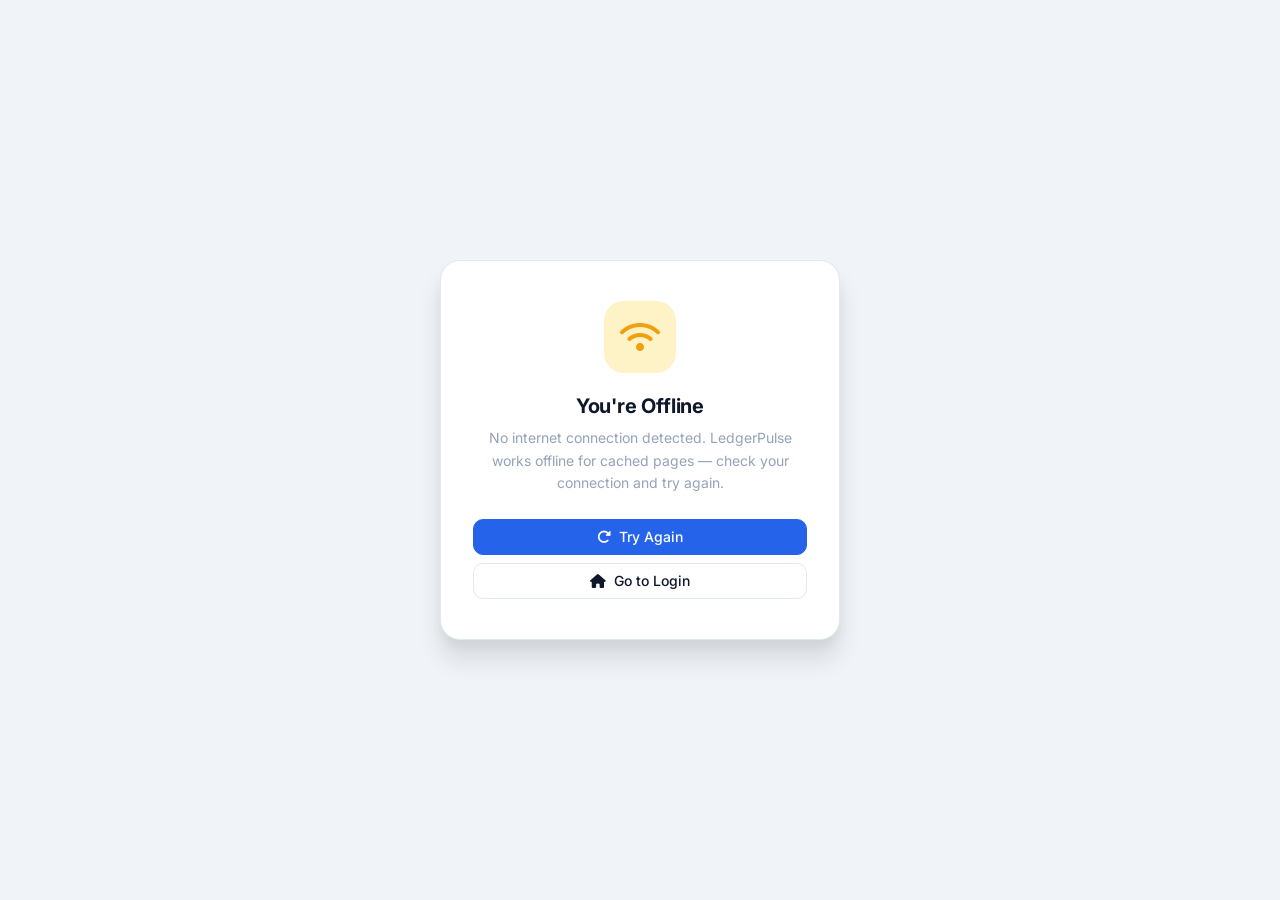
<file: offline.html>
<!DOCTYPE html>
<html lang="en-NG" data-theme="light">
<head>
  <meta charset="UTF-8">
  <meta name="viewport" content="width=device-width, initial-scale=1.0">
  <title>Offline — LedgerPulse</title>
  <link rel="stylesheet" href="https://cdn.jsdelivr.net/npm/bootstrap@5.3.2/dist/css/bootstrap.min.css">
  <link rel="stylesheet" href="https://cdnjs.cloudflare.com/ajax/libs/font-awesome/6.5.0/css/all.min.css">
  <link href="https://fonts.googleapis.com/css2?family=Inter:wght@400;500;600;700&display=swap" rel="stylesheet">
  <link rel="stylesheet" href="assets/css/theme.css">
  <style>
    body {
      min-height: 100vh;
      display: flex;
      align-items: center;
      justify-content: center;
      background: var(--bg-app);
    }
    .offline-card {
      text-align: center;
      max-width: 400px;
      padding: var(--space-10) var(--space-8);
      background: var(--bg-surface);
      border: 1px solid var(--border-color);
      border-radius: var(--radius-xl);
      box-shadow: var(--shadow-xl);
    }
    .offline-icon {
      width: 72px; height: 72px;
      border-radius: var(--radius-xl);
      background: var(--color-warning-light);
      display: flex; align-items: center; justify-content: center;
      font-size: 2rem; color: var(--color-warning);
      margin: 0 auto var(--space-5);
    }
  </style>
</head>
<body>
  <div class="offline-card animate-fade-in">
    <div class="offline-icon"><i class="fa-solid fa-wifi"></i></div>
    <h2 style="font-size:var(--text-xl);font-weight:700;margin-bottom:var(--space-2);">You're Offline</h2>
    <p style="color:var(--text-muted);font-size:var(--text-sm);margin-bottom:var(--space-6);">
      No internet connection detected. LedgerPulse works offline for cached pages —
      check your connection and try again.
    </p>
    <button onclick="window.location.reload()" class="btn btn-primary w-100">
      <i class="fa-solid fa-rotate-right"></i> Try Again
    </button>
    <a href="index.html" class="btn btn-outline w-100 mt-2">
      <i class="fa-solid fa-house"></i> Go to Login
    </a>
  </div>
  <script src="assets/js/storage.js"></script>
  <script src="assets/js/theme.js"></script>
  <script>document.addEventListener('DOMContentLoaded', () => { Theme.init(); Theme.bindToggleButtons(); });</script>
</body>
</html>
</file>
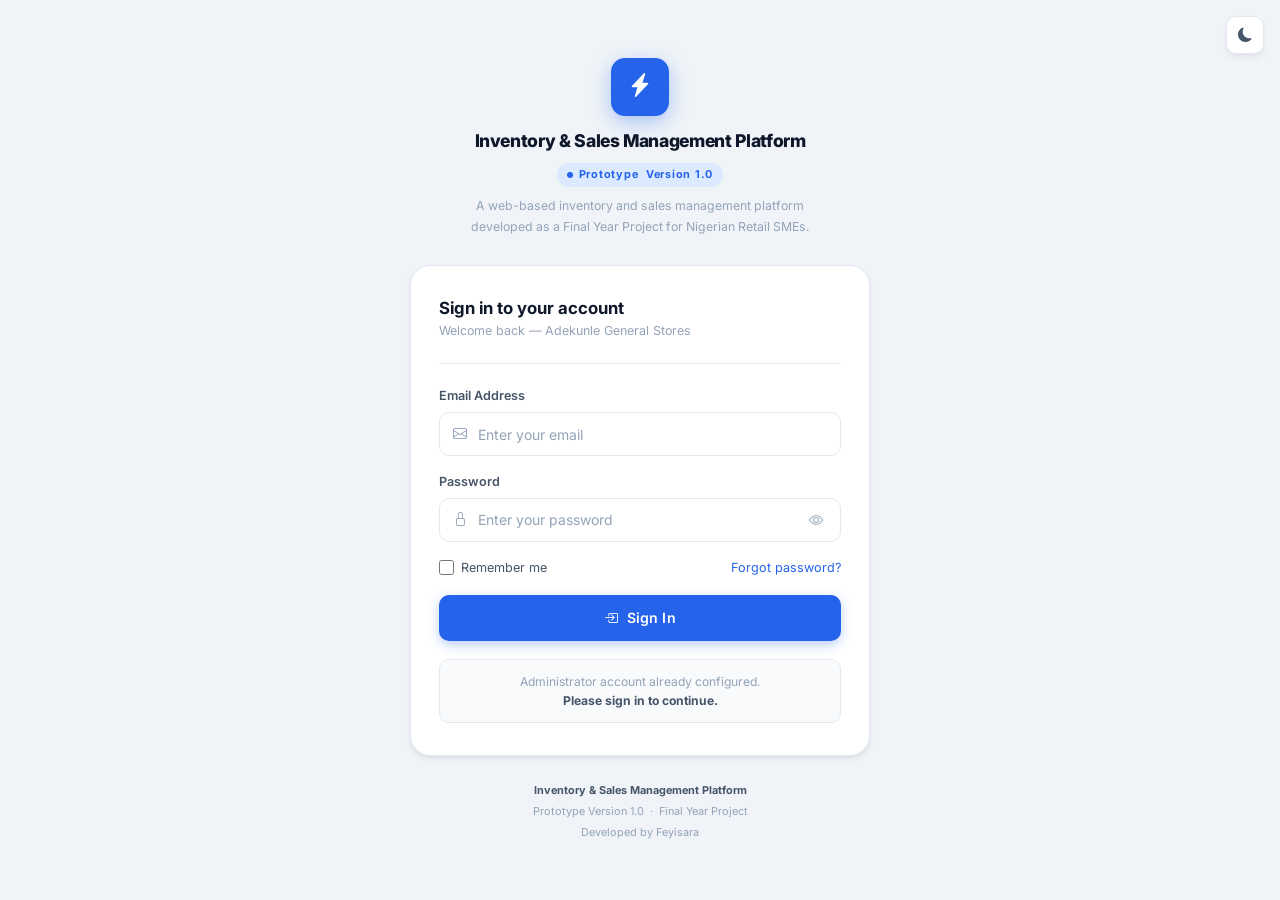
<file: pages/inventory.html>
<!DOCTYPE html>
<html lang="en-NG" data-theme="light">
<head>
  <meta charset="UTF-8">
  <meta name="viewport" content="width=device-width, initial-scale=1.0">
  <title>Inventory — LedgerPulse</title>
  <link rel="manifest" href="../manifest.json">
  <link rel="apple-touch-icon" href="assets/icons/icon-192.png">
  <link rel="stylesheet" href="https://cdn.jsdelivr.net/npm/bootstrap@5.3.2/dist/css/bootstrap.min.css">
  <link rel="stylesheet" href="https://cdnjs.cloudflare.com/ajax/libs/font-awesome/6.5.0/css/all.min.css">
  <link href="https://fonts.googleapis.com/css2?family=Inter:wght@300;400;500;600;700;800&display=swap" rel="stylesheet">
  <link rel="stylesheet" href="../assets/css/theme.css">
  <style>
    /* Movement type badge styles */
    .move-type-badge {
      display: inline-flex; align-items: center; gap: 4px;
      padding: 3px 8px; border-radius: var(--radius-full);
      font-size: 0.68rem; font-weight: 600;
    }
    .move-sale         { background: var(--color-primary-light); color: var(--color-primary); }
    .move-adjust-in    { background: var(--color-success-light); color: var(--color-success); }
    .move-adjust-out   { background: var(--color-danger-light);  color: var(--color-danger); }
    .move-opening      { background: var(--color-info-light);    color: var(--color-info); }
    .move-return       { background: var(--color-warning-light); color: var(--color-warning); }

    /* Inventory value card accent */
    .inv-value-card {
      background: linear-gradient(135deg, #1e3a8a, #2563EB);
      border: none;
      color: white;
    }
    .inv-value-card .stat-card-label { color: rgba(255,255,255,0.7); }
    .inv-value-card .stat-card-value { color: white; }
    .inv-value-card .stat-card-icon  { background: rgba(255,255,255,0.15); color: white; }

    /* Stock level visual row */
    .stock-level-row {
      display: flex;
      align-items: center;
      gap: var(--space-3);
      padding: var(--space-3) 0;
      border-bottom: 1px solid var(--border-light);
    }
    .stock-level-row:last-child { border-bottom: none; }

    /* Movement qty — red for negative, green for positive */
    .qty-positive { color: var(--color-success); font-weight: 700; }
    .qty-negative { color: var(--color-danger);  font-weight: 700; }

    /* Tabs */
    .page-tabs {
      display: flex;
      gap: 0;
      border-bottom: 2px solid var(--border-color);
      margin-bottom: var(--space-6);
    }
    .page-tab {
      padding: var(--space-3) var(--space-5);
      font-size: var(--text-sm);
      font-weight: 500;
      color: var(--text-muted);
      cursor: pointer;
      border: none;
      background: transparent;
      border-bottom: 2px solid transparent;
      margin-bottom: -2px;
      font-family: var(--font-sans);
      transition: var(--transition-fast);
      display: flex;
      align-items: center;
      gap: var(--space-2);
    }
    .page-tab:hover { color: var(--text-primary); }
    .page-tab.active {
      color: var(--color-primary);
      border-bottom-color: var(--color-primary);
    }
    .tab-pane { display: none; }
    .tab-pane.active { display: block; }

    /* ── Mobile Responsiveness Fixes ─────────────────────────────────────── */

    /* Prevent any accidental horizontal page overflow */
    html, body { max-width: 100%; overflow-x: hidden; }
    .app-shell, .app-main, .page-content { max-width: 100%; }

    /* Table wrapper: allow horizontal scroll ONLY within the table itself,
       so wide tables don't push/cut off the rest of the page on small screens */
    .tf-table-wrapper {
      overflow-x: auto;
      -webkit-overflow-scrolling: touch;
      max-width: 100%;
    }
    .tf-table {
      min-width: 720px; /* keeps columns readable; wrapper handles the scroll */
    }

    @media (max-width: 767px) {
      .page-header {
        flex-direction: column;
        align-items: stretch;
        gap: var(--space-3);
      }
      .page-header .btn {
        width: 100%;
        justify-content: center;
      }

      /* Toolbar: stack filters and let them use full width */
      .tab-pane .card .card-body > div {
        flex-direction: column;
        align-items: stretch !important;
      }
      .tab-pane .card .card-body .input-group,
      .tab-pane .card .card-body select,
      .tab-pane .card .card-body input[type="date"] {
        max-width: 100% !important;
        width: 100% !important;
      }

      /* Tabs: allow horizontal scroll instead of wrapping/cutting off */
      .page-tabs {
        flex-wrap: nowrap;
        overflow-x: auto;
        -webkit-overflow-scrolling: touch;
        scrollbar-width: none;
      }
      .page-tabs::-webkit-scrollbar { display: none; }
      .page-tab {
        white-space: nowrap;
        padding: var(--space-3) var(--space-4);
        font-size: var(--text-xs);
      }

      /* Movement pagination bar: keep controls from overflowing */
      #move-pagination {
        justify-content: center !important;
        text-align: center;
      }

      /* Modal: comfortable margins and full-height scroll on small screens */
      .modal-dialog {
        margin: var(--space-3);
        max-width: calc(100% - 2 * var(--space-3)) !important;
      }
      .modal-body {
        max-height: 70vh;
        overflow-y: auto;
      }

      /* Adjustment type radio cards: stack on very narrow screens */
      #adjust-modal [style*="grid-template-columns:1fr 1fr"] {
        grid-template-columns: 1fr !important;
      }
    }

    @media (max-width: 400px) {
      .stat-card-value { font-size: var(--text-xl); }
    }
  </style>
</head>
<body>

<div class="app-shell">
  <aside id="app-sidebar" class="sidebar"></aside>
  <div id="sidebar-overlay" class="sidebar-overlay"></div>

  <div class="app-main" id="app-main">
    <header class="topbar" id="app-topbar">
      <div class="topbar-left">
        <button class="sidebar-toggle" id="sidebar-toggle-btn"><i class="fa-solid fa-bars"></i></button>
        <span class="topbar-title" id="topbar-title">Inventory</span>
      </div>
      <div class="topbar-right">
        <button class="theme-toggle"><i class="fa-solid fa-moon"></i></button>
        <div class="dropdown">
          <button class="user-avatar-btn dropdown-toggle" data-bs-toggle="dropdown">
            <div class="user-avatar" id="topbar-avatar">AU</div>
            <span class="d-none d-md-inline" id="topbar-username">Admin</span>
            <i class="fa-solid fa-chevron-down" style="font-size:0.65rem;color:var(--text-muted);"></i>
          </button>
          <ul class="dropdown-menu dropdown-menu-end">
            <li><div style="padding:var(--space-3) var(--space-4);border-bottom:1px solid var(--border-color);">
              <div style="font-size:var(--text-sm);font-weight:600;" id="topbar-username-dd"></div>
              <div style="font-size:var(--text-xs);color:var(--text-muted);" id="topbar-userrole"></div>
            </div></li>
            <li><a class="dropdown-item logout-btn" href="#"><i class="fa-solid fa-right-from-bracket me-2"></i>Sign Out</a></li>
          </ul>
        </div>
      </div>
    </header>

    <main class="page-content">

      <!-- Page Header -->
      <div class="page-header">
        <div>
          <h1 class="section-title">Inventory</h1>
          <p class="section-subtitle">Track stock levels, adjust quantities, and view movement history.</p>
        </div>
        <button class="btn btn-primary" id="adjust-stock-btn">
          <i class="fa-solid fa-sliders"></i> Adjust Stock
        </button>
      </div>

      <!-- KPI Row -->
      <div class="row g-3 mb-4">
        <!-- Inventory Value — featured card -->
        <div class="col-12 col-md-4">
          <div class="stat-card inv-value-card" style="--stat-accent:transparent;">
            <div class="stat-card-header">
              <span class="stat-card-label">Total Inventory Value</span>
              <div class="stat-card-icon"><i class="fa-solid fa-warehouse"></i></div>
            </div>
            <div class="stat-card-value" id="inv-total-value">₦0</div>
            <div style="font-size:var(--text-xs);color:rgba(255,255,255,0.5);" id="inv-total-units">0 total units</div>
          </div>
        </div>
        <div class="col-6 col-md-2">
          <div class="stat-card" style="--stat-accent:var(--color-success);--stat-icon-bg:var(--color-success-light);--stat-icon-color:var(--color-success);">
            <div class="stat-card-header">
              <span class="stat-card-label">In Stock</span>
              <div class="stat-card-icon"><i class="fa-solid fa-check-circle"></i></div>
            </div>
            <div class="stat-card-value" id="inv-instock">0</div>
          </div>
        </div>
        <div class="col-6 col-md-2">
          <div class="stat-card" style="--stat-accent:var(--color-warning);--stat-icon-bg:var(--color-warning-light);--stat-icon-color:var(--color-warning);">
            <div class="stat-card-header">
              <span class="stat-card-label">Low Stock</span>
              <div class="stat-card-icon"><i class="fa-solid fa-triangle-exclamation"></i></div>
            </div>
            <div class="stat-card-value" id="inv-low">0</div>
          </div>
        </div>
        <div class="col-6 col-md-2">
          <div class="stat-card" style="--stat-accent:var(--color-danger);--stat-icon-bg:var(--color-danger-light);--stat-icon-color:var(--color-danger);">
            <div class="stat-card-header">
              <span class="stat-card-label">Out of Stock</span>
              <div class="stat-card-icon"><i class="fa-solid fa-circle-xmark"></i></div>
            </div>
            <div class="stat-card-value" id="inv-out">0</div>
          </div>
        </div>
        <div class="col-6 col-md-2">
          <div class="stat-card" style="--stat-accent:var(--color-info);--stat-icon-bg:var(--color-info-light);--stat-icon-color:var(--color-info);">
            <div class="stat-card-header">
              <span class="stat-card-label">Categories</span>
              <div class="stat-card-icon"><i class="fa-solid fa-tags"></i></div>
            </div>
            <div class="stat-card-value" id="inv-cats">0</div>
          </div>
        </div>
      </div>

      <!-- Page Tabs -->
      <div class="page-tabs">
        <button class="page-tab active" data-tab="stock-overview">
          <i class="fa-solid fa-boxes-stacked"></i> Stock Overview
        </button>
        <button class="page-tab" data-tab="movement-history">
          <i class="fa-solid fa-clock-rotate-left"></i> Movement History
        </button>
        <button class="page-tab" data-tab="low-stock">
          <i class="fa-solid fa-triangle-exclamation"></i>
          Low Stock <span id="low-stock-tab-count" class="nav-badge ms-1" style="background:var(--color-warning);"></span>
        </button>
      </div>

      <!-- ── Tab: Stock Overview ── -->
      <div class="tab-pane active" id="tab-stock-overview">
        <!-- Toolbar -->
        <div class="card mb-4">
          <div class="card-body" style="padding:var(--space-4);">
            <div style="display:flex;align-items:center;gap:var(--space-3);flex-wrap:wrap;">
              <div class="input-group" style="flex:1;min-width:200px;max-width:300px;">
                <span class="input-group-icon"><i class="fa-solid fa-magnifying-glass"></i></span>
                <input type="text" id="inv-search" class="form-control" placeholder="Search products...">
              </div>
              <select id="inv-cat-filter" class="form-control form-select" style="width:auto;min-width:150px;">
                <option value="">All Categories</option>
              </select>
              <select id="inv-sort" class="form-control form-select" style="width:auto;">
                <option value="stock-asc">Stock: Low → High</option>
                <option value="stock-desc">Stock: High → Low</option>
                <option value="value-desc">Value: High → Low</option>
                <option value="name-asc">Name A–Z</option>
              </select>
            </div>
          </div>
        </div>

        <div class="tf-table-wrapper">
          <table class="tf-table">
            <thead>
              <tr>
                <th>Product</th>
                <th>SKU</th>
                <th>Category</th>
                <th>Stock Level</th>
                <th>Reorder At</th>
                <th>Unit Value</th>
                <th>Total Value</th>
                <th>Status</th>
                <th style="text-align:right;">Action</th>
              </tr>
            </thead>
            <tbody id="inv-tbody"></tbody>
          </table>
        </div>
      </div>

      <!-- ── Tab: Movement History ── -->
      <div class="tab-pane" id="tab-movement-history">
        <div class="card mb-4">
          <div class="card-body" style="padding:var(--space-4);">
            <div style="display:flex;align-items:center;gap:var(--space-3);flex-wrap:wrap;">
              <div class="input-group" style="flex:1;min-width:200px;max-width:300px;">
                <span class="input-group-icon"><i class="fa-solid fa-magnifying-glass"></i></span>
                <input type="text" id="move-search" class="form-control" placeholder="Search product name...">
              </div>
              <select id="move-type-filter" class="form-control form-select" style="width:auto;">
                <option value="">All Types</option>
                <option value="sale">Sale</option>
                <option value="adjustment_in">Stock In</option>
                <option value="adjustment_out">Stock Out</option>
                <option value="opening">Opening Stock</option>
              </select>
              <input type="date" id="move-date-filter" class="form-control" style="width:auto;" title="Filter by date">
            </div>
          </div>
        </div>

        <div class="tf-table-wrapper">
          <table class="tf-table">
            <thead>
              <tr>
                <th>Date & Time</th>
                <th>Product</th>
                <th>Type</th>
                <th>Quantity</th>
                <th>Balance After</th>
                <th>Note</th>
                <th>Recorded By</th>
              </tr>
            </thead>
            <tbody id="move-tbody"></tbody>
          </table>
        </div>
        <div id="move-pagination" style="display:flex;align-items:center;justify-content:space-between;padding:var(--space-4) var(--space-2);font-size:var(--text-sm);color:var(--text-muted);flex-wrap:wrap;gap:var(--space-3);"></div>
      </div>

      <!-- ── Tab: Low Stock ── -->
      <div class="tab-pane" id="tab-low-stock">
        <div id="low-stock-content"></div>
      </div>

    </main>
  </div>
</div>

<!-- ══════════════════════════════════════════════════════════════
     STOCK ADJUSTMENT MODAL
═══════════════════════════════════════════════════════════════ -->
<div class="modal fade" id="adjust-modal" tabindex="-1" aria-hidden="true">
  <div class="modal-dialog modal-dialog-centered" style="max-width:480px;">
    <div class="modal-content">
      <div class="modal-header">
        <div style="display:flex;align-items:center;gap:var(--space-3);">
          <div style="width:36px;height:36px;border-radius:var(--radius-md);background:var(--color-primary-light);color:var(--color-primary);display:flex;align-items:center;justify-content:center;">
            <i class="fa-solid fa-sliders"></i>
          </div>
          <h5 class="modal-title">Stock Adjustment</h5>
        </div>
        <button type="button" class="btn-close" data-bs-dismiss="modal"></button>
      </div>
      <div class="modal-body">
        <!-- Product selector -->
        <div style="margin-bottom:var(--space-4);">
          <label class="form-label" for="adj-product">Product <span style="color:var(--color-danger)">*</span></label>
          <select id="adj-product" class="form-control form-select">
            <option value="">— Select a product —</option>
          </select>
        </div>

        <!-- Current stock display -->
        <div id="adj-current-display" style="
          display:none;
          background:var(--bg-surface-2);
          border:1px solid var(--border-color);
          border-radius:var(--radius-md);
          padding:var(--space-3) var(--space-4);
          margin-bottom:var(--space-4);
          display:flex;
          align-items:center;
          justify-content:space-between;
        ">
          <span style="font-size:var(--text-sm);color:var(--text-muted);">Current Stock</span>
          <span style="font-size:var(--text-lg);font-weight:700;" id="adj-current-qty">0</span>
        </div>

        <!-- Adjustment type -->
        <div style="margin-bottom:var(--space-4);">
          <label class="form-label">Adjustment Type <span style="color:var(--color-danger)">*</span></label>
          <div style="display:grid;grid-template-columns:1fr 1fr;gap:var(--space-3);">
            <label style="
              border:2px solid var(--border-color);
              border-radius:var(--radius-md);
              padding:var(--space-3) var(--space-4);
              cursor:pointer;
              transition:var(--transition-fast);
              display:flex;
              align-items:center;
              gap:var(--space-2);
              font-size:var(--text-sm);
              font-weight:500;
            " id="adj-type-in-label">
              <input type="radio" name="adj-type" value="in" id="adj-type-in" style="accent-color:var(--color-success);" checked>
              <i class="fa-solid fa-plus" style="color:var(--color-success);"></i>
              Stock In
            </label>
            <label style="
              border:2px solid var(--border-color);
              border-radius:var(--radius-md);
              padding:var(--space-3) var(--space-4);
              cursor:pointer;
              transition:var(--transition-fast);
              display:flex;
              align-items:center;
              gap:var(--space-2);
              font-size:var(--text-sm);
              font-weight:500;
            " id="adj-type-out-label">
              <input type="radio" name="adj-type" value="out" id="adj-type-out" style="accent-color:var(--color-danger);">
              <i class="fa-solid fa-minus" style="color:var(--color-danger);"></i>
              Stock Out
            </label>
          </div>
        </div>

        <!-- Quantity -->
        <div style="margin-bottom:var(--space-4);">
          <label class="form-label" for="adj-qty">Quantity <span style="color:var(--color-danger)">*</span></label>
          <input type="number" id="adj-qty" class="form-control" placeholder="0" min="1">
          <div class="form-error d-none" id="adj-qty-err"></div>
        </div>

        <!-- New balance preview -->
        <div id="adj-preview" style="
          background:var(--color-primary-light);
          border-radius:var(--radius-md);
          padding:var(--space-3) var(--space-4);
          margin-bottom:var(--space-4);
          display:none;
          align-items:center;
          justify-content:space-between;
        ">
          <span style="font-size:var(--text-sm);color:var(--color-primary);">New Balance</span>
          <span style="font-size:var(--text-lg);font-weight:700;color:var(--color-primary);" id="adj-new-qty">0</span>
        </div>

        <!-- Note -->
        <div>
          <label class="form-label" for="adj-note">Note / Reason <span class="form-label-muted">(optional)</span></label>
          <textarea id="adj-note" class="form-control" rows="2" placeholder="e.g. Received new shipment from supplier..."></textarea>
        </div>
      </div>
      <div class="modal-footer">
        <button type="button" class="btn btn-outline" data-bs-dismiss="modal">Cancel</button>
        <button type="button" class="btn btn-primary" id="confirm-adjust-btn">
          <i class="fa-solid fa-check"></i> Apply Adjustment
        </button>
      </div>
       </div>
  </div>
</div>

<!-- Toast container -->
<div id="tf-toast-container" class="toast-container"></div>

<script src="https://cdn.jsdelivr.net/npm/bootstrap@5.3.2/dist/js/bootstrap.bundle.min.js"></script>
<script src="../assets/js/storage.js"></script>
<script src="../assets/js/theme.js"></script>
<script src="../assets/js/utils.js"></script>
<script src="../assets/js/app.js"></script>

<script>
/**
 * Inventory Module
 * Handles stock overview, movement history, low-stock view, and stock adjustments.
 */
const Inventory = (() => {

  let adjustModal;
  let movePage    = 1;
  const MOV_SIZE  = 15;
  let filteredMov = [];

  // ── Init ─────────────────────────────────────────────────────────────────
  function init() {
    adjustModal = new bootstrap.Modal(document.getElementById('adjust-modal'));

    populateCategoryFilter();
    populateAdjustProductList();
    bindEvents();
    renderKPIs();
    renderStockOverview();
    renderMovementHistory();
    renderLowStock();
  }

  // ── KPIs ─────────────────────────────────────────────────────────────────
  function renderKPIs() {
    const products = Storage.getProducts().filter((p) => p.active);
    const settings = Storage.getSettings();
    const thresh   = settings.lowStockThreshold || 10;
    const cats     = Storage.getCategories();

    const totalValue = products.reduce((s, p) => s + (p.price * p.stock), 0);
    const totalUnits = products.reduce((s, p) => s + p.stock, 0);
    const inStock    = products.filter((p) => p.stock > (p.reorderLevel || thresh)).length;
    const low        = products.filter((p) => p.stock > 0 && p.stock <= (p.reorderLevel || thresh)).length;
    const out        = products.filter((p) => p.stock === 0).length;

    _set('inv-total-value', Utils.formatCurrency(totalValue, true));
    _set('inv-total-units', `${Utils.formatNumber(totalUnits)} total units across ${products.length} products`);
    _set('inv-instock', inStock);
    _set('inv-low', low);
    _set('inv-out', out);
    _set('inv-cats', cats.length);
    _set('low-stock-tab-count', low + out);
  }

  // ── Stock Overview ────────────────────────────────────────────────────────
  function renderStockOverview() {
    const q      = document.getElementById('inv-search')?.value.trim().toLowerCase() || '';
    const catId  = document.getElementById('inv-cat-filter')?.value || '';
    const sort   = document.getElementById('inv-sort')?.value || 'stock-asc';
    const thresh = (Storage.getSettings().lowStockThreshold) || 10;

    let products = Storage.getProducts().filter((p) => p.active);

    if (q)     products = products.filter((p) => p.name.toLowerCase().includes(q) || p.sku.toLowerCase().includes(q));
    if (catId) products = products.filter((p) => p.category === catId);

    products.sort((a, b) => {
      switch (sort) {
        case 'stock-asc':   return a.stock - b.stock;
        case 'stock-desc':  return b.stock - a.stock;
        case 'value-desc':  return (b.price * b.stock) - (a.price * a.stock);
        case 'name-asc':    return a.name.localeCompare(b.name);
        default: return 0;
      }
    });

    const tbody = document.getElementById('inv-tbody');
    if (!tbody) return;

    if (products.length === 0) {
      tbody.innerHTML = `<tr><td colspan="9">
        <div class="empty-state"><div class="empty-state-icon"><i class="fa-solid fa-boxes-stacked"></i></div>
          <p class="empty-state-title">No products found</p></div></td></tr>`;
      return;
    }

    const maxStock = Math.max(...products.map((p) => p.stock), 1);

    tbody.innerHTML = products.map((p) => {
      const status    = Utils.getStockStatus(p);
      const barPct    = Math.min(100, Math.round((p.stock / maxStock) * 100));
      const barColor  = p.stock === 0 ? 'var(--color-danger)'
        : p.stock <= (p.reorderLevel || thresh) ? 'var(--color-warning)'
        : 'var(--color-success)';
      const totalVal  = p.price * p.stock;

      return `
        <tr>
          <td>
            <div style="font-weight:600;font-size:var(--text-sm);">${Utils.escapeHtml(Utils.truncate(p.name, 28))}</div>
            <div style="font-size:var(--text-xs);color:var(--text-muted);">${p.supplier ? Utils.escapeHtml(p.supplier) : ''}</div>
          </td>
          <td><code style="font-size:0.7rem;background:var(--bg-surface-2);padding:2px 6px;border-radius:4px;">${Utils.escapeHtml(p.sku)}</code></td>
          <td><span style="font-size:var(--text-xs);">${Utils.escapeHtml(p.categoryName || '—')}</span></td>
          <td>
            <div style="display:flex;align-items:center;gap:var(--space-2);">
              <div style="font-weight:700;min-width:36px;">${Utils.formatNumber(p.stock)}</div>
              <div style="flex:1;min-width:60px;">
                <div style="height:6px;background:var(--border-color);border-radius:3px;overflow:hidden;">
                  <div style="height:100%;width:${barPct}%;background:${barColor};border-radius:3px;"></div>
                </div>
              </div>
            </div>
            <div style="font-size:0.65rem;color:var(--text-muted);">${p.unit || 'units'}</div>
          </td>
          <td style="font-size:var(--text-sm);">${p.reorderLevel || 10} ${p.unit || ''}</td>
          <td style="font-size:var(--text-sm);">${Utils.formatCurrency(p.price)}</td>
          <td>
            <div style="font-weight:600;font-size:var(--text-sm);">${Utils.formatCurrency(totalVal, true)}</div>
          </td>
          <td><span class="badge ${status.badgeClass}">${status.label}</span></td>
          <td style="text-align:right;">
            <button class="btn btn-outline btn-sm" onclick="Inventory.openAdjustFor('${p.id}')">
              <i class="fa-solid fa-sliders"></i> Adjust
            </button>
          </td>
        </tr>`;
    }).join('');
  }

  // ── Movement History ──────────────────────────────────────────────────────
  function renderMovementHistory() {
    const q        = document.getElementById('move-search')?.value.trim().toLowerCase() || '';
    const type     = document.getElementById('move-type-filter')?.value || '';
    const dateVal  = document.getElementById('move-date-filter')?.value || '';

    let moves = [...Storage.getStockMovements()].reverse(); // newest first

    if (q)       moves = moves.filter((m) => m.productName?.toLowerCase().includes(q));
    if (type)    moves = moves.filter((m) => m.type === type);
    if (dateVal) moves = moves.filter((m) => m.createdAt?.startsWith(dateVal));

    filteredMov = moves;
    movePage    = 1;
    renderMovPage();
  }

  function renderMovPage() {
    const tbody = document.getElementById('move-tbody');
    if (!tbody) return;

    const start = (movePage - 1) * MOV_SIZE;
    const page  = filteredMov.slice(start, start + MOV_SIZE);

    if (page.length === 0) {
      tbody.innerHTML = `<tr><td colspan="7">
        <div class="empty-state"><div class="empty-state-icon"><i class="fa-solid fa-clock-rotate-left"></i></div>
          <p class="empty-state-title">No movements found</p>
          <p class="empty-state-desc">Stock movements appear here when sales are made or stock is adjusted.</p>
        </div></td></tr>`;
      _renderMovPagination(0);
      return;
    }

    const typeConfig = {
      sale:           { label: 'Sale',         cls: 'move-sale',       icon: 'fa-receipt' },
      adjustment_in:  { label: 'Stock In',     cls: 'move-adjust-in',  icon: 'fa-plus' },
      adjustment_out: { label: 'Stock Out',    cls: 'move-adjust-out', icon: 'fa-minus' },
      opening:        { label: 'Opening',      cls: 'move-opening',    icon: 'fa-box' },
      return:         { label: 'Return',       cls: 'move-return',     icon: 'fa-rotate-left' },
    };

    tbody.innerHTML = page.map((m) => {
      const cfg = typeConfig[m.type] || { label: m.type, cls: 'move-opening', icon: 'fa-circle' };
      const qtyClass  = m.quantity >= 0 ? 'qty-positive' : 'qty-negative';
      const qtyPrefix = m.quantity >= 0 ? '+' : '';

      return `
        <tr>
          <td>
            <div style="font-size:var(--text-sm);">${Utils.formatDate(m.createdAt)}</div>
            <div style="font-size:var(--text-xs);color:var(--text-muted);">${Utils.formatTime(m.createdAt)}</div>
          </td>
          <td>
            <div style="font-size:var(--text-sm);font-weight:500;">${Utils.escapeHtml(Utils.truncate(m.productName || '—', 26))}</div>
          </td>
          <td>
            <span class="move-type-badge ${cfg.cls}">
              <i class="fa-solid ${cfg.icon}"></i> ${cfg.label}
            </span>
          </td>
          <td class="${qtyClass}" style="font-size:var(--text-sm);">
            ${qtyPrefix}${Utils.formatNumber(m.quantity)}
          </td>
          <td style="font-size:var(--text-sm);font-weight:500;">${Utils.formatNumber(m.balanceAfter ?? '—')}</td>
          <td style="font-size:var(--text-xs);color:var(--text-muted);max-width:180px;">
            ${Utils.escapeHtml(Utils.truncate(m.note || '—', 40))}
          </td>
          <td style="font-size:var(--text-xs);color:var(--text-muted);">${Utils.escapeHtml(m.createdBy || '—')}</td>
        </tr>`;
    }).join('');

    _renderMovPagination(filteredMov.length);
  }

  function _renderMovPagination(total) {
    const bar        = document.getElementById('move-pagination');
    if (!bar) return;
    const totalPages = Math.ceil(total / MOV_SIZE);
    if (totalPages <= 1) { bar.innerHTML = ''; return; }

    const start = (movePage - 1) * MOV_SIZE + 1;
    const end   = Math.min(movePage * MOV_SIZE, total);

    bar.innerHTML = `
      <span>Showing ${start}–${end} of ${total} movements</span>
      <div style="display:flex;gap:var(--space-2);">
        <button class="btn btn-outline btn-sm" ${movePage === 1 ? 'disabled' : ''}
          onclick="Inventory.movGoPage(${movePage - 1})"><i class="fa-solid fa-chevron-left"></i></button>
        <button class="btn btn-outline btn-sm" ${movePage === totalPages ? 'disabled' : ''}
          onclick="Inventory.movGoPage(${movePage + 1})"><i class="fa-solid fa-chevron-right"></i></button>
      </div>`;
  }

  function movGoPage(page) {
    movePage = page;
    renderMovPage();
  }
  // ── Low Stock Tab ─────────────────────────────────────────────────────────
  function renderLowStock() {
    const container = document.getElementById('low-stock-content');
    if (!container) return;

    const settings = Storage.getSettings();
    const thresh   = settings.lowStockThreshold || 10;
    const products = Storage.getProducts().filter((p) => p.active);

    const outOfStock = products.filter((p) => p.stock === 0);
    const lowStock   = products.filter((p) => p.stock > 0 && p.stock <= (p.reorderLevel || thresh));

    if (outOfStock.length === 0 && lowStock.length === 0) {
      container.innerHTML = `
        <div class="empty-state" style="padding:var(--space-12);">
          <div class="empty-state-icon" style="background:var(--color-success-light);color:var(--color-success);">
            <i class="fa-solid fa-circle-check"></i>
          </div>
          <p class="empty-state-title">All stock levels are healthy!</p>
          <p class="empty-state-desc">No products are running low or out of stock.</p>
        </div>`;
      return;
    }

    const buildSection = (title, items, type) => {
      if (items.length === 0) return '';
      const accentColor = type === 'out' ? 'var(--color-danger)' : 'var(--color-warning)';
      const badgeCls    = type === 'out' ? 'badge-danger' : 'badge-warning';
      const label       = type === 'out' ? 'Out of Stock' : 'Low Stock';

      return `
        <div class="card mb-4">
          <div class="card-header">
            <h3 class="card-title" style="color:${accentColor};">
              <i class="fa-solid ${type === 'out' ? 'fa-circle-xmark' : 'fa-triangle-exclamation'}"></i>
              ${title} <span class="badge ${badgeCls} ms-2">${items.length}</span>
            </h3>
            <span style="font-size:var(--text-xs);color:var(--text-muted);">
              ${type === 'out' ? 'These products need immediate restocking.' : 'Stock is below reorder level.'}
            </span>
          </div>
          <div class="tf-table-wrapper" style="border:none;border-radius:0;">
            <table class="tf-table">
              <thead>
                <tr>
                  <th>Product</th>
                  <th>Current Stock</th>
                  <th>Reorder Level</th>
                  <th>Supplier</th>
                  <th>Status</th>
                  <th style="text-align:right;">Action</th>
                </tr>
              </thead>
              <tbody>
                ${items.map((p) => `
                  <tr>
                    <td>
                      <div style="font-weight:600;font-size:var(--text-sm);">${Utils.escapeHtml(p.name)}</div>
                      <code style="font-size:0.65rem;color:var(--text-muted);">${Utils.escapeHtml(p.sku)}</code>
                    </td>
                    <td>
                      <span style="font-size:var(--text-sm);font-weight:700;color:${accentColor};">
                        ${Utils.formatNumber(p.stock)} ${p.unit || 'units'}
                      </span>
                    </td>
                    <td style="font-size:var(--text-sm);">${p.reorderLevel || 10} ${p.unit || ''}</td>
                    <td style="font-size:var(--text-sm);color:var(--text-muted);">${Utils.escapeHtml(p.supplier || '—')}</td>
                    <td><span class="badge ${badgeCls}">${label}</span></td>
                    <td style="text-align:right;">
                      <button class="btn btn-primary btn-sm" onclick="Inventory.openAdjustFor('${p.id}')">
                        <i class="fa-solid fa-plus"></i> Restock
                      </button>
                    </td>
                  </tr>`).join('')}
              </tbody>
            </table>
          </div>
        </div>`;
    };

    container.innerHTML =
      buildSection('Out of Stock', outOfStock, 'out') +
      buildSection('Low Stock',    lowStock,   'low');
  }

  // ── Stock Adjustment Modal ────────────────────────────────────────────────
  function openAdjust() {
    document.getElementById('adj-product').value = '';
    document.getElementById('adj-qty').value     = '';
    document.getElementById('adj-note').value    = '';
    document.getElementById('adj-current-display').style.display = 'none';
    document.getElementById('adj-preview').style.display         = 'none';
    document.getElementById('adj-type-in').checked              = true;
    document.getElementById('adj-qty-err').classList.add('d-none');
    adjustModal.show();
  }

  function openAdjustFor(productId) {
    openAdjust();
    // Pre-select the product
    setTimeout(() => {
      const sel = document.getElementById('adj-product');
      if (sel) {
        sel.value = productId;
        sel.dispatchEvent(new Event('change'));
      }
    }, 100);
  }

  function applyAdjustment() {
    const productId = document.getElementById('adj-product').value;
    const qty       = parseInt(document.getElementById('adj-qty').value, 10);
    const type      = document.querySelector('input[name="adj-type"]:checked')?.value || 'in';
    const note      = document.getElementById('adj-note').value.trim();

    // Validation
    const errEl = document.getElementById('adj-qty-err');
    errEl.classList.add('d-none');

    if (!productId) {
      Utils.toastError('Select a product', 'Please select the product to adjust.');
      return;
    }
    if (isNaN(qty) || qty <= 0) {
      errEl.textContent = 'Enter a valid quantity greater than 0.';
      errEl.classList.remove('d-none');
      return;
    }

    const product     = Storage.getProductById(productId);
    if (!product) return;

    const delta       = type === 'in' ? qty : -qty;
    const newStock    = Math.max(0, product.stock + delta);

    // Update product stock
    Storage.updateProduct(productId, { stock: newStock });

    // Record movement
    Storage.addStockMovement({
      productId,
      productName:  product.name,
      type:         type === 'in' ? 'adjustment_in' : 'adjustment_out',
      quantity:     delta,
      note:         note || (type === 'in' ? 'Stock received' : 'Stock removed'),
      balanceAfter: newStock,
    });

    Utils.checkLowStockAlerts();
    Utils.toastSuccess(
      'Stock Adjusted',
      `${product.name}: ${type === 'in' ? '+' : ''}${delta} → ${newStock} ${product.unit || 'units'}`
    );

    adjustModal.hide();
    renderKPIs();
    renderStockOverview();
    renderMovementHistory();
    renderLowStock();
  }

  // ── Populate dropdowns ────────────────────────────────────────────────────
  function populateCategoryFilter() {
    const cats = Storage.getCategories();
    const sel  = document.getElementById('inv-cat-filter');
    if (sel) {
      sel.innerHTML = `<option value="">All Categories</option>` +
        cats.map((c) => `<option value="${c.id}">${Utils.escapeHtml(c.name)}</option>`).join('');
    }
  }

  function populateAdjustProductList() {
    const products = Storage.getProducts().filter((p) => p.active);
    const sel      = document.getElementById('adj-product');
    if (!sel) return;
    sel.innerHTML = `<option value="">— Select a product —</option>` +
      products.map((p) => `<option value="${p.id}">${Utils.escapeHtml(p.name)} (${Utils.formatNumber(p.stock)} ${p.unit || 'units'})</option>`).join('');
  }

  // ── Event Binding ─────────────────────────────────────────────────────────
  function bindEvents() {
    // Tab switching
    document.querySelectorAll('.page-tab').forEach((tab) => {
      tab.addEventListener('click', () => {
        document.querySelectorAll('.page-tab').forEach((t) => t.classList.remove('active'));
        document.querySelectorAll('.tab-pane').forEach((p) => p.classList.remove('active'));
        tab.classList.add('active');
        const target = document.getElementById(`tab-${tab.dataset.tab}`);
        if (target) target.classList.add('active');
      });
    });

    // Open adjust modal
    document.getElementById('adjust-stock-btn')?.addEventListener('click', openAdjust);
    document.getElementById('confirm-adjust-btn')?.addEventListener('click', applyAdjustment);

    // Product select in adjust modal — show current stock
    document.getElementById('adj-product')?.addEventListener('change', (e) => {
      const p   = Storage.getProductById(e.target.value);
      const cur = document.getElementById('adj-current-display');
      const pre = document.getElementById('adj-preview');
      if (p) {
        _set('adj-current-qty', `${Utils.formatNumber(p.stock)} ${p.unit || 'units'}`);
        cur.style.display = 'flex';
        updateAdjPreview();
      } else {
        cur.style.display = 'none';
        pre.style.display = 'none';
      }
    });

    // Live preview of new balance
    const updatePreviewBound = () => updateAdjPreview();
    document.getElementById('adj-qty')?.addEventListener('input', updatePreviewBound);
    document.querySelectorAll('input[name="adj-type"]').forEach((r) =>
      r.addEventListener('change', updatePreviewBound));

    // Radio label highlighting
    document.querySelectorAll('input[name="adj-type"]').forEach((radio) => {
      radio.addEventListener('change', () => {
        document.getElementById('adj-type-in-label').style.borderColor  =
          document.getElementById('adj-type-in').checked ? 'var(--color-success)' : 'var(--border-color)';
        document.getElementById('adj-type-out-label').style.borderColor =
          document.getElementById('adj-type-out').checked ? 'var(--color-danger)' : 'var(--border-color)';
      });
    });

    // Stock overview filters
    document.getElementById('inv-search')?.addEventListener('input', Utils.debounce(renderStockOverview, 300));
    document.getElementById('inv-cat-filter')?.addEventListener('change', renderStockOverview);
    document.getElementById('inv-sort')?.addEventListener('change', renderStockOverview);

    // Movement filters
    document.getElementById('move-search')?.addEventListener('input', Utils.debounce(renderMovementHistory, 300));
    document.getElementById('move-type-filter')?.addEventListener('change', renderMovementHistory);
    document.getElementById('move-date-filter')?.addEventListener('change', renderMovementHistory);
  }

  function updateAdjPreview() {
    const productId = document.getElementById('adj-product').value;
    const qty       = parseInt(document.getElementById('adj-qty').value, 10);
    const type      = document.querySelector('input[name="adj-type"]:checked')?.value || 'in';
    const pre       = document.getElementById('adj-preview');
    const newQtyEl  = document.getElementById('adj-new-qty');

    if (productId && !isNaN(qty) && qty > 0) {
      const product   = Storage.getProductById(productId);
      if (!product) return;
      const delta     = type === 'in' ? qty : -qty;
      const newStock  = Math.max(0, product.stock + delta);
      if (newQtyEl)   newQtyEl.textContent = `${Utils.formatNumber(newStock)} ${product.unit || 'units'}`;
      if (pre)        pre.style.display = 'flex';
    } else {
      if (pre) pre.style.display = 'none';
    }
  }

  function _set(id, val) {
    const el = document.getElementById(id);
    if (el) el.textContent = val;
  }

  return { init, openAdjustFor, movGoPage };

})();

document.addEventListener('DOMContentLoaded', () => {
  App.init({ pageTitle: 'Inventory', onReady: () => Inventory.init() });
});
</script>
</body>
</html>
</file>
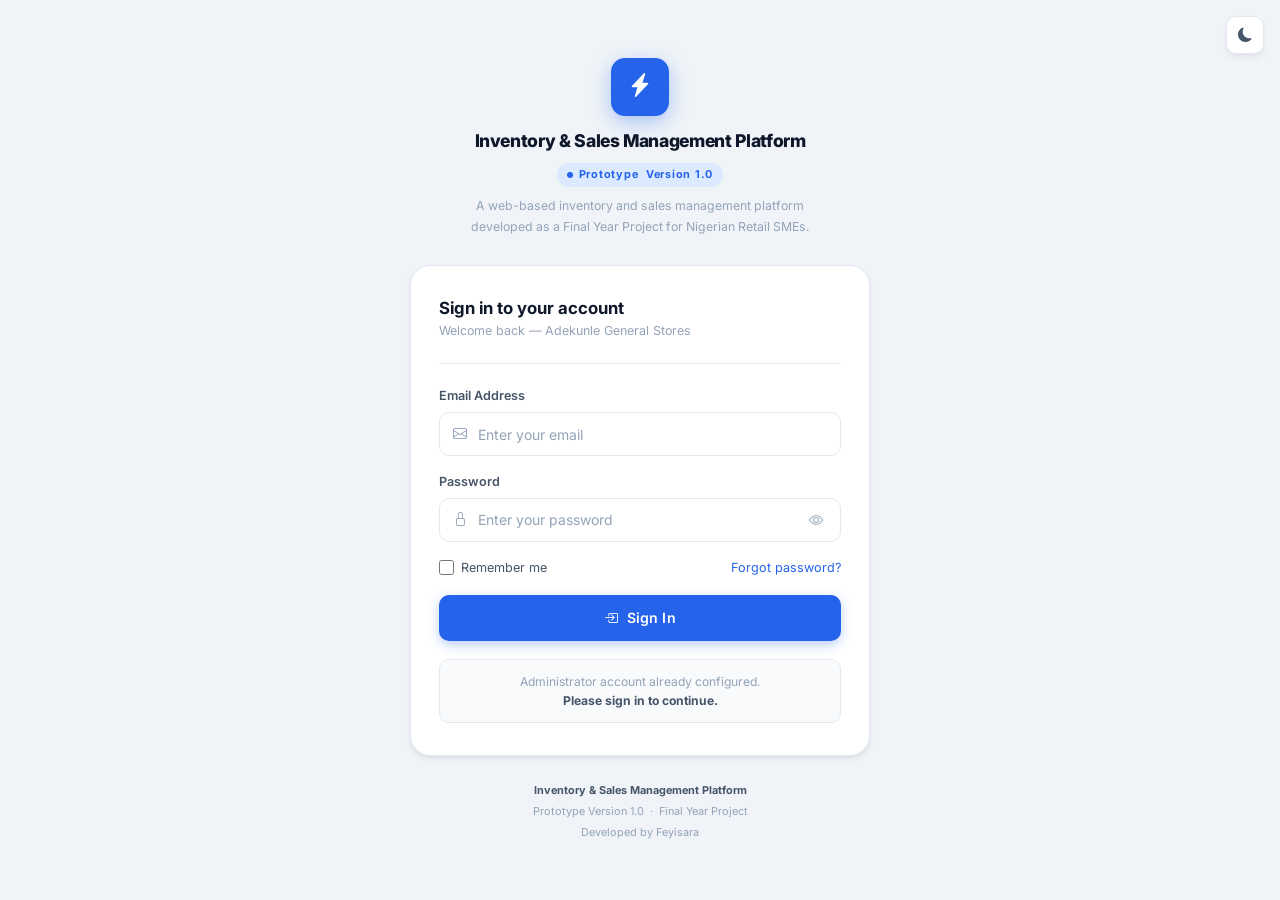
<file: pages/pos.html>
<!DOCTYPE html>
<html lang="en-NG" data-theme="light">
<head>
  <meta charset="UTF-8">
  <meta name="viewport" content="width=device-width, initial-scale=1.0">
  <title>Point of Sale — LedgerPulse</title>
  <link rel="manifest" href="../manifest.json">
  <link rel="apple-touch-icon" href="assets/icons/icon-192.png">
  <link rel="stylesheet" href="https://cdn.jsdelivr.net/npm/bootstrap@5.3.2/dist/css/bootstrap.min.css">
  <link rel="stylesheet" href="https://cdnjs.cloudflare.com/ajax/libs/font-awesome/6.5.0/css/all.min.css">
  <link href="https://fonts.googleapis.com/css2?family=Inter:wght@300;400;500;600;700;800&display=swap" rel="stylesheet">
  <link rel="stylesheet" href="../assets/css/theme.css">
  <style>
    /*
     * POS Layout
     * Two-panel: left = product browser, right = cart (sticky)
     * On mobile: stacked, cart collapses into a bottom drawer
     */

    /* Override page-content padding for POS full-height layout */
    .page-content {
      padding: 0 !important;
      display: flex;
      flex-direction: column;
      height: calc(100vh - var(--topbar-height));
      overflow: hidden;
    }

    /* POS two-panel wrapper */
    .pos-layout {
      display: flex;
      flex: 1;
      overflow: hidden;
    }

    /* ── Left Panel: Product Browser ── */
    .pos-products-panel {
      flex: 1;
      display: flex;
      flex-direction: column;
      overflow: hidden;
      border-right: 1px solid var(--border-color);
      background: var(--bg-app);
    }

    .pos-search-bar {
      padding: var(--space-4) var(--space-5);
      background: var(--bg-surface);
      border-bottom: 1px solid var(--border-color);
      flex-shrink: 0;
    }

    .pos-category-tabs {
      padding: var(--space-3) var(--space-5);
      background: var(--bg-surface);
      border-bottom: 1px solid var(--border-color);
      display: flex;
      gap: var(--space-2);
      overflow-x: auto;
      flex-shrink: 0;
      scrollbar-width: none;
    }
    .pos-category-tabs::-webkit-scrollbar { display: none; }

    .pos-cat-btn {
      padding: var(--space-1) var(--space-4);
      border-radius: var(--radius-full);
      border: 1px solid var(--border-color);
      background: transparent;
      color: var(--text-secondary);
      font-size: var(--text-xs);
      font-weight: 500;
      font-family: var(--font-sans);
      cursor: pointer;
      white-space: nowrap;
      transition: var(--transition-fast);
    }
    .pos-cat-btn:hover  { border-color: var(--color-primary); color: var(--color-primary); }
    .pos-cat-btn.active {
      background: var(--color-primary);
      border-color: var(--color-primary);
      color: white;
    }

    /* Product grid */
    .pos-products-grid {
      flex: 1;
      overflow-y: auto;
      padding: var(--space-4) var(--space-5);
      display: grid;
      grid-template-columns: repeat(auto-fill, minmax(160px, 1fr));
      gap: var(--space-3);
      align-content: start;
    }

    /* Individual product card in POS grid */
    .pos-product-card {
      background: var(--bg-surface);
      border: 2px solid var(--border-color);
      border-radius: var(--radius-lg);
      padding: var(--space-3) var(--space-4);
      cursor: pointer;
      transition: var(--transition-fast);
      display: flex;
      flex-direction: column;
      gap: var(--space-2);
      position: relative;
      user-select: none;
      -webkit-user-select: none;
    }
    .pos-product-card:hover {
      border-color: var(--color-primary);
      transform: translateY(-2px);
      box-shadow: var(--shadow-md);
    }
    .pos-product-card:active { transform: scale(0.97); }

    .pos-product-card.out-of-stock {
      opacity: 0.45;
      cursor: not-allowed;
    }
    .pos-product-card.out-of-stock:hover {
      transform: none;
      box-shadow: none;
      border-color: var(--border-color);
    }

    /* In-cart indicator on product card */
    .pos-in-cart-badge {
      position: absolute;
      top: 8px; right: 8px;
      width: 22px; height: 22px;
      background: var(--color-primary);
      color: white;
      border-radius: var(--radius-full);
      font-size: 0.65rem;
      font-weight: 700;
      display: flex;
      align-items: center;
      justify-content: center;
      animation: popIn 0.2s var(--transition-spring);
    }

    @keyframes popIn {
      from { transform: scale(0); }
      to   { transform: scale(1); }
    }

    .pos-product-icon {
      width: 40px; height: 40px;
      border-radius: var(--radius-md);
      display: flex; align-items: center; justify-content: center;
      font-size: 1.1rem;
    }
    .pos-product-name {
      font-size: var(--text-xs);
      font-weight: 600;
      color: var(--text-primary);
      line-height: 1.35;
    }
    .pos-product-price {
      font-size: var(--text-sm);
      font-weight: 700;
      color: var(--color-primary);
    }
    .pos-product-stock {
      font-size: 0.65rem;
      color: var(--text-muted);
    }

    /* ── Right Panel: Cart ── */
    .pos-cart-panel {
      width: 360px;
      flex-shrink: 0;
      display: flex;
      flex-direction: column;
      background: var(--bg-surface);
      overflow: hidden;
    }

    .cart-header {
      padding: var(--space-4) var(--space-5);
      border-bottom: 1px solid var(--border-color);
      display: flex;
      align-items: center;
      justify-content: space-between;
      flex-shrink: 0;
    }

    .cart-header-title {
      font-size: var(--text-base);
      font-weight: 700;
      display: flex;
      align-items: center;
      gap: var(--space-2);
    }

    .cart-count-badge {
      background: var(--color-primary);
      color: white;
      font-size: 0.65rem;
      font-weight: 700;
      padding: 2px 7px;
      border-radius: var(--radius-full);
    }

    /* Cart items list */
    .cart-items {
      flex: 1;
      overflow-y: auto;
      padding: var(--space-3) var(--space-4);
    }

    /* Individual cart item row */
    .cart-item {
      display: flex;
      align-items: center;
      gap: var(--space-3);
      padding: var(--space-3) 0;
      border-bottom: 1px solid var(--border-light);
      animation: slideIn 0.2s ease;
    }
    .cart-item:last-child { border-bottom: none; }

    @keyframes slideIn {
      from { opacity: 0; transform: translateX(10px); }
      to   { opacity: 1; transform: translateX(0); }
    }

    .cart-item-name {
      flex: 1;
      min-width: 0;
    }
    .cart-item-name-text {
      font-size: var(--text-sm);
      font-weight: 600;
      color: var(--text-primary);
      line-height: 1.3;
      white-space: nowrap;
      overflow: hidden;
      text-overflow: ellipsis;
    }
    .cart-item-price-each {
      font-size: var(--text-xs);
      color: var(--text-muted);
      margin-top: 1px;
    }

    /* Qty stepper */
    .qty-stepper {
      display: flex;
      align-items: center;
      gap: var(--space-1);
      background: var(--bg-surface-2);
      border: 1px solid var(--border-color);
      border-radius: var(--radius-md);
      padding: 2px;
    }
    .qty-btn {
      width: 26px; height: 26px;
      border: none;
      background: transparent;
      color: var(--text-secondary);
      border-radius: var(--radius-sm);
      cursor: pointer;
      font-size: 0.8rem;
      display: flex; align-items: center; justify-content: center;
      transition: var(--transition-fast);
    }
    .qty-btn:hover { background: var(--color-primary); color: white; }
    .qty-display {
      min-width: 28px;
      text-align: center;
      font-size: var(--text-sm);
      font-weight: 700;
      color: var(--text-primary);
    }

    .cart-item-subtotal {
      font-size: var(--text-sm);
      font-weight: 700;
      color: var(--text-primary);
      min-width: 72px;
      text-align: right;
    }

    .cart-item-remove {
      width: 24px; height: 24px;
      border: none;
      background: transparent;
      color: var(--text-muted);
      cursor: pointer;
      border-radius: var(--radius-sm);
      font-size: 0.75rem;
      display: flex; align-items: center; justify-content: center;
      transition: var(--transition-fast);
    }
    .cart-item-remove:hover { color: var(--color-danger); background: var(--color-danger-light); }

    /* Empty cart state */
    .cart-empty {
      display: flex;
      flex-direction: column;
      align-items: center;
      justify-content: center;
      gap: var(--space-3);
      padding: var(--space-10) var(--space-4);
      text-align: center;
      color: var(--text-muted);
      height: 100%;
    }
    .cart-empty-icon {
      width: 56px; height: 56px;
      border-radius: var(--radius-xl);
      background: var(--bg-surface-2);
      display: flex; align-items: center; justify-content: center;
      font-size: 1.5rem;
    }

    /* Cart totals section */
    .cart-totals {
      padding: var(--space-4) var(--space-5);
      border-top: 1px solid var(--border-color);
      background: var(--bg-surface-2);
      flex-shrink: 0;
    }

    .totals-row {
      display: flex;
      justify-content: space-between;
      align-items: center;
      font-size: var(--text-sm);
      margin-bottom: var(--space-2);
      color: var(--text-secondary);
    }
    .totals-row.grand-total {
      font-size: var(--text-lg);
      font-weight: 700;
      color: var(--text-primary);
      padding-top: var(--space-3);
      border-top: 2px solid var(--border-color);
      margin-top: var(--space-2);
      margin-bottom: var(--space-4);
    }
    .totals-label { color: var(--text-secondary); }
    .totals-value { font-weight: 600; color: var(--text-primary); }

    /* Discount input inline */
    .discount-row {
      display: flex;
      align-items: center;
      justify-content: space-between;
      margin-bottom: var(--space-2);
    }
    .discount-input-wrap {
      display: flex;
      align-items: center;
      gap: var(--space-2);
    }
    .discount-input {
      width: 80px;
      padding: 4px 8px;
      font-size: var(--text-xs);
      border: 1px solid var(--border-color);
      border-radius: var(--radius-sm);
      background: var(--bg-input);
      color: var(--text-primary);
      text-align: right;
      font-family: var(--font-sans);
    }
    .discount-input:focus { outline: none; border-color: var(--color-primary); }

    /* Payment method selector */
    .payment-methods {
      display: grid;
      grid-template-columns: repeat(3, 1fr);
      gap: var(--space-2);
      margin-bottom: var(--space-4);
    }
    .payment-method-btn {
      display: flex;
      flex-direction: column;
      align-items: center;
      gap: 4px;
      padding: var(--space-2) var(--space-1);
      border: 2px solid var(--border-color);
      border-radius: var(--radius-md);
      background: transparent;
      color: var(--text-muted);
      font-size: 0.65rem;
      font-weight: 600;
      font-family: var(--font-sans);
      cursor: pointer;
      transition: var(--transition-fast);
    }
    .payment-method-btn i { font-size: 1rem; }
    .payment-method-btn:hover { border-color: var(--color-primary); color: var(--color-primary); }
    .payment-method-btn.active {
      border-color: var(--color-primary);
      background: var(--color-primary-light);
      color: var(--color-primary);
    }

    /* Charge button */
    .charge-btn {
      width: 100%;
      padding: var(--space-4);
      font-size: var(--text-base);
      font-weight: 700;
      border-radius: var(--radius-lg);
      letter-spacing: 0.01em;
    }

    /* Customer name field */
    .customer-field {
      margin-bottom: var(--space-3);
    }

    /* ── Receipt Modal ── */
    .receipt-paper {
      background: white;
      color: #1a1a1a;
      border-radius: var(--radius-md);
      padding: var(--space-6);
      font-family: 'Courier New', monospace;
      font-size: 13px;
      line-height: 1.6;
      max-width: 340px;
      margin: 0 auto;
    }
    .receipt-header { text-align: center; margin-bottom: var(--space-4); }
    .receipt-business-name {
      font-size: 16px;
      font-weight: 700;
      letter-spacing: 0.05em;
      margin-bottom: 4px;
    }
    .receipt-divider {
      border: none;
      border-top: 1px dashed #ccc;
      margin: var(--space-3) 0;
    }
    .receipt-row {
      display: flex;
      justify-content: space-between;
      gap: var(--space-2);
    }
    .receipt-row.total-row {
      font-weight: 700;
      font-size: 14px;
      border-top: 1px dashed #ccc;
      padding-top: var(--space-2);
      margin-top: var(--space-2);
    }
    .receipt-item-name { flex: 1; }
    .receipt-footer { text-align: center; margin-top: var(--space-4); color: #666; font-size: 11px; }

    /* ── Mobile responsive ── */
    @media (max-width: 900px) {
      .pos-cart-panel { width: 300px; }
      .pos-products-grid { grid-template-columns: repeat(auto-fill, minmax(130px, 1fr)); }
    }

    @media (max-width: 640px) {
      /* Force layout wrapper to un-dock and handle scrolling fields organically */
      .page-content {
        height: auto !important;
        overflow-y: auto !important;
      }
      
      .pos-layout { 
        flex-direction: column; 
        overflow: visible !important;
      }

      /* Allow the product grid panel to size cleanly based on active item counts */
      .pos-products-panel { 
        flex: none; 
        width: 100%;
        height: 450px; /* Fixed viewport box for easy product browsing on mobile */
        border-right: none; 
        border-bottom: 1px solid var(--border-color); 
      }

      /* Turn cart panel into an easily scrollable bottom checkout area */
      .pos-cart-panel {
        width: 100%;
        height: auto !important;
        max-height: none !important;
        border-top: 2px solid var(--border-color);
        flex-shrink: 0;
        overflow: visible !important;
      }

      /* Make sure the internal items wrapper stays constrained if many items are added */
      .cart-items {
        max-height: 200px;
        overflow-y: auto;
      }

      .pos-products-grid { 
        grid-template-columns: repeat(auto-fill, minmax(110px, 1fr)); 
        padding: var(--space-3);
      }
      
      /* Make payment select boxes easier to tap with fingers */
      .payment-methods {
        gap: var(--space-3);
      }
    }


    /* Print styles — receipt only */
    @media print {
      body > *:not(#print-receipt-area) { display: none !important; }
      #print-receipt-area {
        display: block !important;
        position: fixed; inset: 0;
        background: white;
        z-index: 9999;
        padding: 20px;
      }
    }
  </style>
</head>
<body>

<div class="app-shell">
  <aside id="app-sidebar" class="sidebar"></aside>
  <div id="sidebar-overlay" class="sidebar-overlay"></div>

  <div class="app-main" id="app-main">

    <!-- Topbar -->
    <header class="topbar" id="app-topbar">
      <div class="topbar-left">
        <button class="sidebar-toggle" id="sidebar-toggle-btn"><i class="fa-solid fa-bars"></i></button>
        <span class="topbar-title" id="topbar-title">Point of Sale</span>
      </div>
      <div class="topbar-right">
        <!-- Clear cart shortcut -->
        <button class="sidebar-toggle" id="clear-cart-topbar-btn" title="Clear cart" style="color:var(--color-danger);">
          <i class="fa-solid fa-trash-can"></i>
        </button>
        <button class="theme-toggle"><i class="fa-solid fa-moon"></i></button>
        <div class="dropdown">
          <button class="user-avatar-btn dropdown-toggle" data-bs-toggle="dropdown">
            <div class="user-avatar" id="topbar-avatar">AU</div>
            <span class="d-none d-md-inline" id="topbar-username">Admin</span>
            <i class="fa-solid fa-chevron-down" style="font-size:0.65rem;color:var(--text-muted);"></i>
          </button>
          <ul class="dropdown-menu dropdown-menu-end">
            <li><div style="padding:var(--space-3) var(--space-4);border-bottom:1px solid var(--border-color);">
              <div style="font-size:var(--text-sm);font-weight:600;" id="topbar-username-dd"></div>
              <div style="font-size:var(--text-xs);color:var(--text-muted);" id="topbar-userrole"></div>
            </div></li>
            <li><a class="dropdown-item logout-btn" href="#"><i class="fa-solid fa-right-from-bracket me-2"></i>Sign Out</a></li>
          </ul>
        </div>
      </div>
    </header>

    <!-- POS Layout -->
    <div class="page-content">
      <div class="pos-layout">

        <!-- ══ LEFT: Product Browser ══ -->
        <div class="pos-products-panel">

          <!-- Search bar -->
          <div class="pos-search-bar">
            <div class="input-group">
              <span class="input-group-icon"><i class="fa-solid fa-magnifying-glass"></i></span>
              <input
                type="text"
                id="pos-search"
                class="form-control"
                placeholder="Search products or scan SKU..."
                autocomplete="off"
                autofocus
              >
              <button
                id="pos-search-clear"
                class="input-group-icon-right"
                style="display:none;"
                title="Clear search"
              >
                <i class="fa-solid fa-xmark" style="color:var(--text-muted);"></i>
              </button>
            </div>
          </div>

          <!-- Category tabs -->
          <div class="pos-category-tabs" id="pos-category-tabs">
            <button class="pos-cat-btn active" data-cat="">All Products</button>
            <!-- Populated by JS -->
          </div>

          <!-- Product grid -->
          <div class="pos-products-grid" id="pos-products-grid">
            <!-- Populated by JS -->
          </div>

        </div><!-- /pos-products-panel -->

        <!-- ══ RIGHT: Cart ══ -->
        <div class="pos-cart-panel">

          <!-- Cart header -->
          <div class="cart-header">
            <div class="cart-header-title">
              <i class="fa-solid fa-basket-shopping" style="color:var(--color-primary);"></i>
              Cart
              <span class="cart-count-badge" id="cart-count">0</span>
            </div>
            <button class="btn btn-ghost btn-sm" id="clear-cart-btn" style="color:var(--color-danger);font-size:var(--text-xs);">
              <i class="fa-solid fa-trash-can"></i> Clear
            </button>
          </div>

          <!-- Cart items -->
          <div class="cart-items" id="cart-items-list">
            <div class="cart-empty" id="cart-empty-state">
              <div class="cart-empty-icon"><i class="fa-solid fa-basket-shopping"></i></div>
              <p style="font-size:var(--text-sm);font-weight:600;color:var(--text-secondary);margin:0;">Cart is empty</p>
              <p style="font-size:var(--text-xs);color:var(--text-muted);margin:0;">Tap a product to add it.</p>
            </div>
          </div>

          <!-- Totals & Checkout -->
          <div class="cart-totals" id="cart-totals">

            <!-- Customer (optional) -->
            <div class="customer-field">
              <div class="input-group">
                <span class="input-group-icon"><i class="fa-solid fa-user"></i></span>
                <input
                  type="text"
                  id="customer-name"
                  class="form-control"
                  placeholder="Customer name (optional)"
                  style="font-size:var(--text-xs);"
                >
              </div>
            </div>

            <!-- Subtotal -->
            <div class="totals-row">
              <span class="totals-label">Subtotal</span>
              <span class="totals-value" id="cart-subtotal">₦0.00</span>
            </div>

            <!-- Discount -->
            <div class="discount-row">
              <span style="font-size:var(--text-sm);color:var(--text-secondary);">Discount</span>
              <div class="discount-input-wrap">
                <input
                  type="number"
                  id="discount-input"
                  class="discount-input"
                  placeholder="0"
                  min="0"
                  value="0"
                >
                <span style="font-size:var(--text-xs);color:var(--text-muted);">₦</span>
              </div>
            </div>

            <!-- VAT -->
            <div class="totals-row">
              <span class="totals-label">
                VAT
                <span style="font-size:0.65rem;color:var(--text-muted);" id="vat-rate-label">(7.5%)</span>
              </span>
              <span class="totals-value" id="cart-vat">₦0.00</span>
            </div>

            <!-- Grand total -->
            <div class="totals-row grand-total">
              <span>Total</span>
              <span id="cart-total">₦0.00</span>
            </div>
             <!-- Payment method -->
            <div style="font-size:var(--text-xs);font-weight:600;color:var(--text-muted);text-transform:uppercase;letter-spacing:0.08em;margin-bottom:var(--space-2);">
              Payment Method
            </div>
            <div class="payment-methods" id="payment-methods">
              <button class="payment-method-btn active" data-method="cash">
                <i class="fa-solid fa-money-bill-wave"></i>
                Cash
              </button>
              <button class="payment-method-btn" data-method="transfer">
                <i class="fa-solid fa-building-columns"></i>
                Transfer
              </button>
              <button class="payment-method-btn" data-method="card">
                <i class="fa-solid fa-credit-card"></i>
                Card
              </button>
            </div>

            <!-- Charge button -->
            <button class="btn btn-primary charge-btn" id="charge-btn" disabled>
              <i class="fa-solid fa-bolt"></i>
              Charge <span id="charge-btn-amount">₦0.00</span>
            </button>

          </div><!-- /cart-totals -->

        </div><!-- /pos-cart-panel -->

      </div><!-- /pos-layout -->
    </div><!-- /page-content -->

  </div><!-- /app-main -->
</div><!-- /app-shell -->

<!-- ══════════════════════════════════════════════════════════════
     CLEAR CART CONFIRM MODAL
═══════════════════════════════════════════════════════════════ -->
<div class="modal fade" id="clear-cart-modal" tabindex="-1" aria-hidden="true">
  <div class="modal-dialog modal-dialog-centered" style="max-width:380px;">
    <div class="modal-content">
      <div class="modal-body" style="padding:var(--space-6);text-align:center;">
        <div style="width:52px;height:52px;border-radius:var(--radius-xl);background:var(--color-danger-light);color:var(--color-danger);display:flex;align-items:center;justify-content:center;font-size:1.4rem;margin:0 auto var(--space-4);">
          <i class="fa-solid fa-trash-can"></i>
        </div>
        <h5 style="font-weight:700;margin-bottom:var(--space-2);">Clear Cart?</h5>
        <p style="font-size:var(--text-sm);color:var(--text-muted);margin:0;">
          All items in the current cart will be removed. This cannot be undone.
        </p>
      </div>
      <div class="modal-footer">
        <button class="btn btn-outline" data-bs-dismiss="modal">Cancel</button>
        <button class="btn btn-danger" id="confirm-clear-btn">
          <i class="fa-solid fa-trash-can"></i> Clear Cart
        </button>
      </div>
    </div>
  </div>
</div>

<!-- ══════════════════════════════════════════════════════════════
     RECEIPT MODAL
═══════════════════════════════════════════════════════════════ -->
<div class="modal fade" id="receipt-modal" tabindex="-1" aria-hidden="true" data-bs-backdrop="static">
  <div class="modal-dialog modal-dialog-centered modal-dialog-scrollable" style="max-width:440px;">
    <div class="modal-content">
      <div class="modal-header" style="background:var(--color-success);color:white;border:none;">
        <div style="display:flex;align-items:center;gap:var(--space-3);">
          <i class="fa-solid fa-circle-check" style="font-size:1.2rem;"></i>
          <div>
            <div style="font-weight:700;">Sale Complete!</div>
            <div style="font-size:var(--text-xs);opacity:0.85;" id="receipt-modal-subtitle"></div>
          </div>
        </div>
        <button type="button" class="btn-close" style="filter:invert(1);" id="receipt-close-btn"></button>
      </div>

      <div class="modal-body" style="background:var(--bg-surface-2);padding:var(--space-5);">
        <!-- The printable receipt -->
        <div class="receipt-paper" id="receipt-paper">
          <!-- Populated by JS -->
        </div>
      </div>

      <div class="modal-footer" style="justify-content:space-between;">
        <button class="btn btn-outline" id="receipt-close-btn-2">
          <i class="fa-solid fa-plus"></i> New Sale
        </button>
        <div style="display:flex;gap:var(--space-2);">
          <button class="btn btn-outline" id="receipt-print-btn">
            <i class="fa-solid fa-print"></i> Print
          </button>
          <button class="btn btn-primary" id="receipt-whatsapp-btn">
            <i class="fa-brands fa-whatsapp"></i> Share
          </button>
        </div>
      </div>
    </div>
  </div>
</div>

<!-- Hidden print area (rendered off-screen, shown only during print) -->
<div id="print-receipt-area" style="display:none;"></div>

<!-- Toast container -->
<div id="tf-toast-container" class="toast-container"></div>

<!-- Scripts -->
<script src="https://cdn.jsdelivr.net/npm/bootstrap@5.3.2/dist/js/bootstrap.bundle.min.js"></script>
<script src="../assets/js/storage.js"></script>
<script src="../assets/js/theme.js"></script>
<script src="../assets/js/utils.js"></script>
<script src="../assets/js/app.js"></script>

<script>
/**
 * Point of Sale (POS) Module
 * ==========================
 * Handles the full sales workflow:
 * product browsing → cart management → discount/VAT calculation →
 * payment selection → sale recording → receipt generation → print/share
 */
const POS = (() => {

  // ── State ────────────────────────────────────────────────────────────────
  let cart          = [];   // Array of { product, quantity }
  let selectedMethod = 'cash';
  let activeCat     = '';   // '' = all categories
  let allProducts   = [];

  // Bootstrap modal instances
  let clearModal, receiptModal;

  // ── Init ─────────────────────────────────────────────────────────────────
  function init() {
    clearModal   = new bootstrap.Modal(document.getElementById('clear-cart-modal'));
    receiptModal = new bootstrap.Modal(document.getElementById('receipt-modal'));

    // Load products from storage
    allProducts = Storage.getProducts().filter((p) => p.active);

    populateCategoryTabs();
    renderProductGrid();
    renderCart();
    bindEvents();

    // Apply stored VAT rate label
    const settings = Storage.getSettings();
    const vatLabel  = document.getElementById('vat-rate-label');
    if (vatLabel) vatLabel.textContent = `(${settings.vatRate || 7.5}%)`;
  }

  // ── Category Tabs ─────────────────────────────────────────────────────────
  function populateCategoryTabs() {
    const cats      = Storage.getCategories();
    const container = document.getElementById('pos-category-tabs');
    if (!container) return;

    // Keep the "All" button, append category buttons
    cats.forEach((cat) => {
      const btn = document.createElement('button');
      btn.className    = 'pos-cat-btn';
      btn.dataset.cat  = cat.id;
      btn.textContent  = cat.name;
      container.appendChild(btn);
    });

    // Tab click handler
    container.addEventListener('click', (e) => {
      const btn = e.target.closest('.pos-cat-btn');
      if (!btn) return;
      container.querySelectorAll('.pos-cat-btn').forEach((b) => b.classList.remove('active'));
      btn.classList.add('active');
      activeCat = btn.dataset.cat || '';
      renderProductGrid();
    });
  }

  // ── Product Grid ──────────────────────────────────────────────────────────
  function renderProductGrid(query = '') {
    const grid = document.getElementById('pos-products-grid');
    if (!grid) return;

    const q      = (query || document.getElementById('pos-search')?.value || '').trim().toLowerCase();
    const thresh = (Storage.getSettings().lowStockThreshold) || 10;

    let products = allProducts;

    // Category filter
    if (activeCat) products = products.filter((p) => p.category === activeCat);

    // Search filter
    if (q) {
      products = products.filter((p) =>
        p.name.toLowerCase().includes(q) ||
        p.sku.toLowerCase().includes(q)
      );
    }

    if (products.length === 0) {
      grid.innerHTML = `
        <div style="grid-column:1/-1;padding:var(--space-10) 0;">
          <div class="empty-state">
            <div class="empty-state-icon"><i class="fa-solid fa-magnifying-glass"></i></div>
            <p class="empty-state-title">No products found</p>
            <p class="empty-state-desc">Try a different search term or category.</p>
          </div>
        </div>`;
      return;
    }

    // Sort: available first, then by name
    products.sort((a, b) => {
      if (a.stock === 0 && b.stock > 0) return 1;
      if (a.stock > 0 && b.stock === 0) return -1;
      return a.name.localeCompare(b.name);
    });

    grid.innerHTML = products.map((p) => {
      const cartItem   = cart.find((c) => c.product.id === p.id);
      const inCart     = cartItem ? cartItem.quantity : 0;
      const isOut      = p.stock === 0;
      const isLow      = p.stock > 0 && p.stock <= (p.reorderLevel || thresh);
      const color      = _catColor(p.category);

      const stockLabel = isOut
        ? '<span style="color:var(--color-danger);">Out of stock</span>'
        : isLow
        ? `<span style="color:var(--color-warning);">${p.stock} left (low)</span>`
        : `${p.stock} ${p.unit || 'in stock'}`;

      return `
        <div
          class="pos-product-card ${isOut ? 'out-of-stock' : ''}"
          onclick="POS.addToCart('${p.id}')"
          role="button"
          aria-label="Add ${Utils.escapeHtml(p.name)} to cart"
          title="${isOut ? 'Out of stock' : 'Click to add to cart'}"
        >
          ${inCart > 0 ? `<div class="pos-in-cart-badge">${inCart}</div>` : ''}
          <div class="pos-product-icon" style="background:${color}18;color:${color};">
            <i class="fa-solid fa-box"></i>
          </div>
          <div class="pos-product-name">${Utils.escapeHtml(Utils.truncate(p.name, 28))}</div>
          <div class="pos-product-price">${Utils.formatCurrency(p.price)}</div>
          <div class="pos-product-stock">${stockLabel}</div>
        </div>`;
    }).join('');
  }
    // ── Cart Operations ───────────────────────────────────────────────────────

  /**
   * Add a product to cart. If already in cart, increment quantity.
   * Respects max stock limit.
   */
  function addToCart(productId) {
    // Always get fresh product data (stock may have changed)
    const product = Storage.getProductById(productId);
    if (!product || product.stock === 0) {
      Utils.toastWarning('Out of Stock', `${product?.name || 'Product'} is not available.`);
      return;
    }

    const existing = cart.find((c) => c.product.id === productId);

    if (existing) {
      if (existing.quantity >= product.stock) {
        Utils.toastWarning('Stock Limit', `Only ${product.stock} ${product.unit || 'units'} available.`);
        return;
      }
      existing.quantity++;
      existing.product = product; // refresh price in case edited
    } else {
      cart.push({ product, quantity: 1 });
    }

    renderCart();
    renderProductGrid(); // Refresh in-cart badges
  }

  /**
   * Change quantity for a cart item. Removes item if qty drops to 0.
   */
  function changeQty(productId, delta) {
    const idx = cart.findIndex((c) => c.product.id === productId);
    if (idx === -1) return;

    const product = Storage.getProductById(productId);
    const newQty  = cart[idx].quantity + delta;

    if (newQty <= 0) {
      cart.splice(idx, 1);
    } else if (product && newQty > product.stock) {
      Utils.toastWarning('Stock Limit', `Only ${product.stock} ${product.unit || 'units'} available.`);
      return;
    } else {
      cart[idx].quantity = newQty;
    }

    renderCart();
    renderProductGrid();
  }

  /**
   * Remove a specific item from cart entirely.
   */
  function removeFromCart(productId) {
    cart = cart.filter((c) => c.product.id !== productId);
    renderCart();
    renderProductGrid();
  }

  /**
   * Empty the cart completely.
   */
  function clearCart() {
    cart = [];
    document.getElementById('discount-input').value = '0';
    document.getElementById('customer-name').value  = '';
    renderCart();
    renderProductGrid();
    clearModal.hide();
  }

  // ── Cart Render ───────────────────────────────────────────────────────────
  function renderCart() {
    const listEl   = document.getElementById('cart-items-list');
    const emptyEl  = document.getElementById('cart-empty-state');
    const countEl  = document.getElementById('cart-count');
    const chargeBtn = document.getElementById('charge-btn');

    if (!listEl) return;

    const totalItems = cart.reduce((s, c) => s + c.quantity, 0);
    if (countEl) countEl.textContent = totalItems;

    if (cart.length === 0) {
      // Show empty state inside list
      listEl.innerHTML = '';
      listEl.appendChild(
        document.getElementById('cart-empty-state') ||
        (() => {
          const d = document.createElement('div');
          d.id = 'cart-empty-state';
          d.className = 'cart-empty';
          d.innerHTML = `
            <div class="cart-empty-icon"><i class="fa-solid fa-basket-shopping"></i></div>
            <p style="font-size:var(--text-sm);font-weight:600;color:var(--text-secondary);margin:0;">Cart is empty</p>
            <p style="font-size:var(--text-xs);color:var(--text-muted);margin:0;">Tap a product to add it.</p>`;
          return d;
        })()
      );

      if (chargeBtn) { chargeBtn.disabled = true; chargeBtn.innerHTML = '<i class="fa-solid fa-bolt"></i> Charge ₦0.00'; }
      updateTotals(0, 0, 0);
      return;
    }

    // Render cart items
    listEl.innerHTML = cart.map((item) => `
      <div class="cart-item" id="cart-item-${item.product.id}">
        <div class="cart-item-name">
          <div class="cart-item-name-text" title="${Utils.escapeHtml(item.product.name)}">
            ${Utils.escapeHtml(Utils.truncate(item.product.name, 24))}
          </div>
          <div class="cart-item-price-each">${Utils.formatCurrency(item.product.price)} each</div>
        </div>
        <div class="qty-stepper">
          <button class="qty-btn" onclick="POS.changeQty('${item.product.id}', -1)" aria-label="Decrease">
            <i class="fa-solid fa-minus"></i>
          </button>
          <span class="qty-display">${item.quantity}</span>
          <button class="qty-btn" onclick="POS.changeQty('${item.product.id}', 1)" aria-label="Increase">
            <i class="fa-solid fa-plus"></i>
          </button>
        </div>
        <div class="cart-item-subtotal">${Utils.formatCurrency(item.product.price * item.quantity)}</div>
        <button class="cart-item-remove" onclick="POS.removeFromCart('${item.product.id}')" aria-label="Remove item">
          <i class="fa-solid fa-xmark"></i>
        </button>
      </div>
    `).join('');

    // Calculate and display totals
    recalcTotals();
  }

  // ── Totals Calculation ────────────────────────────────────────────────────
  function recalcTotals() {
    const settings  = Storage.getSettings();
    const vatRate   = settings.vatEnabled ? (settings.vatRate || 7.5) : 0;
    const discount  = Math.max(0, parseFloat(document.getElementById('discount-input')?.value) || 0);

    const subtotal  = cart.reduce((s, c) => s + (c.product.price * c.quantity), 0);
    const discounted = Math.max(0, subtotal - discount);
    const vatAmount  = (discounted * vatRate) / 100;
    const total      = discounted + vatAmount;

    updateTotals(subtotal, vatAmount, total, discount);

    // Enable/disable charge button
    const chargeBtn = document.getElementById('charge-btn');
    if (chargeBtn) {
      chargeBtn.disabled = cart.length === 0;
      chargeBtn.innerHTML = `<i class="fa-solid fa-bolt"></i> Charge ${Utils.formatCurrency(total)}`;
    }

    // Update charge btn amount label
    const amtEl = document.getElementById('charge-btn-amount');
    if (amtEl) amtEl.textContent = Utils.formatCurrency(total);
  }

  function updateTotals(subtotal, vat, total, discount = 0) {
    _set('cart-subtotal', Utils.formatCurrency(subtotal));
    _set('cart-vat',      Utils.formatCurrency(vat));
    _set('cart-total',    Utils.formatCurrency(total));
  }

  // ── Process Sale ──────────────────────────────────────────────────────────
  function processSale() {
    if (cart.length === 0) return;

    const settings    = Storage.getSettings();
    const vatRate     = settings.vatEnabled ? (settings.vatRate || 7.5) : 0;
    const discount    = Math.max(0, parseFloat(document.getElementById('discount-input')?.value) || 0);
    const customer    = document.getElementById('customer-name')?.value.trim() || '';
    const session     = Storage.getSession();

    const subtotal    = cart.reduce((s, c) => s + (c.product.price * c.quantity), 0);
    const discounted  = Math.max(0, subtotal - discount);
    const vatAmount   = (discounted * vatRate) / 100;
    const total       = discounted + vatAmount;

    // Build sale payload
    const salePayload = {
      items: cart.map((c) => ({
        productId:   c.product.id,
        productName: c.product.name,
        sku:         c.product.sku,
        price:       c.product.price,
        quantity:    c.quantity,
        subtotal:    c.product.price * c.quantity,
      })),
      subtotal,
      discount,
      vatRate,
      vatAmount,
      total,
      paymentMethod: selectedMethod,
      customerName:  customer,
      cashier:       session?.name || 'Staff',
    };

    // Record sale (also decrements stock)
    const savedSale = Storage.recordSale(salePayload);

    // Show receipt
    showReceipt(savedSale, settings);

    // Reset cart state
    const cartCopy = [...cart];
    cart = [];
    document.getElementById('discount-input').value = '0';
    document.getElementById('customer-name').value  = '';
    renderCart();

    // Refresh product grid with updated stock
    allProducts = Storage.getProducts().filter((p) => p.active);
    renderProductGrid();
  }

  // ── Receipt Generation ────────────────────────────────────────────────────
  function showReceipt(sale, settings) {
    const biz         = settings.businessName    || 'LedgerPulse Store';
    const address     = settings.businessAddress || '';
    const phone       = settings.businessPhone   || '';
    const methodLabel = { cash: 'Cash', transfer: 'Bank Transfer', card: 'Card Payment' };

    // Build receipt HTML
    const itemsHtml = sale.items.map((item) => `
      <div class="receipt-row">
        <span class="receipt-item-name">${Utils.escapeHtml(Utils.truncate(item.productName, 22))}</span>
        <span>${item.quantity}x</span>
        <span style="min-width:80px;text-align:right;">${Utils.formatCurrency(item.subtotal)}</span>
      </div>`).join('');

    const receiptHtml = `
      <div class="receipt-header">
        <div class="receipt-business-name">${Utils.escapeHtml(biz)}</div>
        ${address ? `<div style="font-size:11px;color:#555;">${Utils.escapeHtml(address)}</div>` : ''}
        ${phone   ? `<div style="font-size:11px;color:#555;">Tel: ${Utils.escapeHtml(phone)}</div>` : ''}
      </div>

      <hr class="receipt-divider">

      <div class="receipt-row" style="font-size:11px;color:#555;">
        <span>Receipt #: <strong>${Utils.escapeHtml(sale.receiptNumber)}</strong></span>
        <span>${Utils.formatDate(sale.createdAt)}</span>
      </div>
      <div style="font-size:11px;color:#555;margin-bottom:8px;">
        Time: ${Utils.formatTime(sale.createdAt)}
        &nbsp;·&nbsp; Cashier: ${Utils.escapeHtml(sale.cashier || 'Staff')}
      </div>
      ${sale.customerName ? `<div style="font-size:11px;color:#555;margin-bottom:8px;">Customer: ${Utils.escapeHtml(sale.customerName)}</div>` : ''}

      <hr class="receipt-divider">

      <div style="margin-bottom:8px;">
        <div style="font-size:10px;color:#999;text-transform:uppercase;letter-spacing:0.08em;margin-bottom:6px;">Items</div>
        ${itemsHtml}
      </div>

      <hr class="receipt-divider">

      <div class="receipt-row" style="font-size:12px;">
        <span>Subtotal</span>
        <span>${Utils.formatCurrency(sale.subtotal)}</span>
      </div>
      ${sale.discount > 0 ? `
        <div class="receipt-row" style="font-size:12px;color:#e53e3e;">
          <span>Discount</span>
          <span>-${Utils.formatCurrency(sale.discount)}</span>
        </div>` : ''}
      <div class="receipt-row" style="font-size:12px;">
        <span>VAT (${sale.vatRate}%)</span>
        <span>${Utils.formatCurrency(sale.vatAmount)}</span>
      </div>
      <div class="receipt-row total-row">
        <span>TOTAL</span>
        <span>${Utils.formatCurrency(sale.total)}</span>
      </div>

      <div style="margin-top:8px;font-size:12px;">
        <strong>Payment:</strong> ${methodLabel[sale.paymentMethod] || sale.paymentMethod}
      </div>

      <div class="receipt-footer">
        <hr class="receipt-divider">
        <div>Thank you for your patronage!</div>
        <div style="margin-top:4px;">Powered by LedgerPulse &nbsp;·&nbsp; ledgerpulse.ng</div>
      </div>
    `;

    document.getElementById('receipt-paper').innerHTML = receiptHtml;
    document.getElementById('receipt-modal-subtitle').textContent =
      `${sale.receiptNumber} · ${Utils.formatCurrency(sale.total)}`;

    receiptModal.show();
  }
   // ── Print Receipt ─────────────────────────────────────────────────────────
  function printReceipt() {
    const content = document.getElementById('receipt-paper')?.innerHTML;
    if (!content) return;

    const printArea = document.getElementById('print-receipt-area');
    printArea.innerHTML = `
      <div style="font-family:'Courier New',monospace;font-size:13px;max-width:340px;margin:0 auto;padding:20px;">
        ${content}
      </div>`;

    window.print();
  }

  // ── Share via WhatsApp ────────────────────────────────────────────────────
  function shareWhatsApp() {
    const receipt  = document.getElementById('receipt-paper');
    if (!receipt) return;

    // Build plain-text receipt for WhatsApp
    const settings  = Storage.getSettings();
    const sale      = Storage.getSales().slice(-1)[0]; // last recorded sale
    if (!sale) return;

    const lines = [
      `*${settings.businessName || 'LedgerPulse Store'}*`,
      settings.businessAddress || '',
      `Receipt #: ${sale.receiptNumber}`,
      `Date: ${Utils.formatDate(sale.createdAt)} ${Utils.formatTime(sale.createdAt)}`,
      '──────────────────',
      ...sale.items.map((i) => `${i.productName} x${i.quantity} = ${Utils.formatCurrency(i.subtotal)}`),
      '──────────────────',
      `Subtotal: ${Utils.formatCurrency(sale.subtotal)}`,
      sale.discount > 0 ? `Discount: -${Utils.formatCurrency(sale.discount)}` : null,
      `VAT (${sale.vatRate}%): ${Utils.formatCurrency(sale.vatAmount)}`,
      `*TOTAL: ${Utils.formatCurrency(sale.total)}*`,
      `Payment: ${sale.paymentMethod}`,
      '',
      'Thank you for your patronage!',
    ].filter(Boolean).join('\n');

    const url = `https://wa.me/?text=${encodeURIComponent(lines)}`;
    window.open(url, '_blank');
  }

  // ── Event Binding ─────────────────────────────────────────────────────────
  function bindEvents() {
    // Search input
    const searchEl = document.getElementById('pos-search');
    const clearBtn = document.getElementById('pos-search-clear');

    searchEl?.addEventListener('input', Utils.debounce((e) => {
      const val = e.target.value;
      if (clearBtn) clearBtn.style.display = val ? 'flex' : 'none';
      renderProductGrid(val);
    }, 250));

    clearBtn?.addEventListener('click', () => {
      if (searchEl) { searchEl.value = ''; searchEl.focus(); }
      if (clearBtn) clearBtn.style.display = 'none';
      renderProductGrid('');
    });

    // Discount input — recalc on change
    document.getElementById('discount-input')?.addEventListener('input', recalcTotals);

    // Payment method buttons
    document.getElementById('payment-methods')?.addEventListener('click', (e) => {
      const btn = e.target.closest('.payment-method-btn');
      if (!btn) return;
      document.querySelectorAll('.payment-method-btn').forEach((b) => b.classList.remove('active'));
      btn.classList.add('active');
      selectedMethod = btn.dataset.method;
    });

    // Clear cart buttons
    document.getElementById('clear-cart-btn')?.addEventListener('click', () => {
      if (cart.length === 0) return;
      clearModal.show();
    });
    document.getElementById('clear-cart-topbar-btn')?.addEventListener('click', () => {
      if (cart.length === 0) return;
      clearModal.show();
    });
    document.getElementById('confirm-clear-btn')?.addEventListener('click', clearCart);

    // Charge button
    document.getElementById('charge-btn')?.addEventListener('click', processSale);

    // Receipt buttons
    document.getElementById('receipt-print-btn')?.addEventListener('click', printReceipt);
    document.getElementById('receipt-whatsapp-btn')?.addEventListener('click', shareWhatsApp);

    // Close receipt → new sale
    ['receipt-close-btn', 'receipt-close-btn-2'].forEach((id) => {
      document.getElementById(id)?.addEventListener('click', () => receiptModal.hide());
    });
  }

  // ── Helpers ───────────────────────────────────────────────────────────────
  const CAT_COLORS = ['#2563EB','#10b981','#f59e0b','#6366f1','#ec4899','#06b6d4','#8b5cf6'];
  function _catColor(catId) {
    if (!catId) return '#94a3b8';
    let hash = 0;
    for (let i = 0; i < catId.length; i++) hash = catId.charCodeAt(i) + ((hash << 5) - hash);
    return CAT_COLORS[Math.abs(hash) % CAT_COLORS.length];
  }

  function _set(id, val) {
    const el = document.getElementById(id);
    if (el) el.textContent = val;
  }

  // Public API
  return { init, addToCart, changeQty, removeFromCart };

})();

document.addEventListener('DOMContentLoaded', () => {
  App.init({ pageTitle: 'Point of Sale', onReady: () => POS.init() });
});
</script>
</body>
</html>
</file>
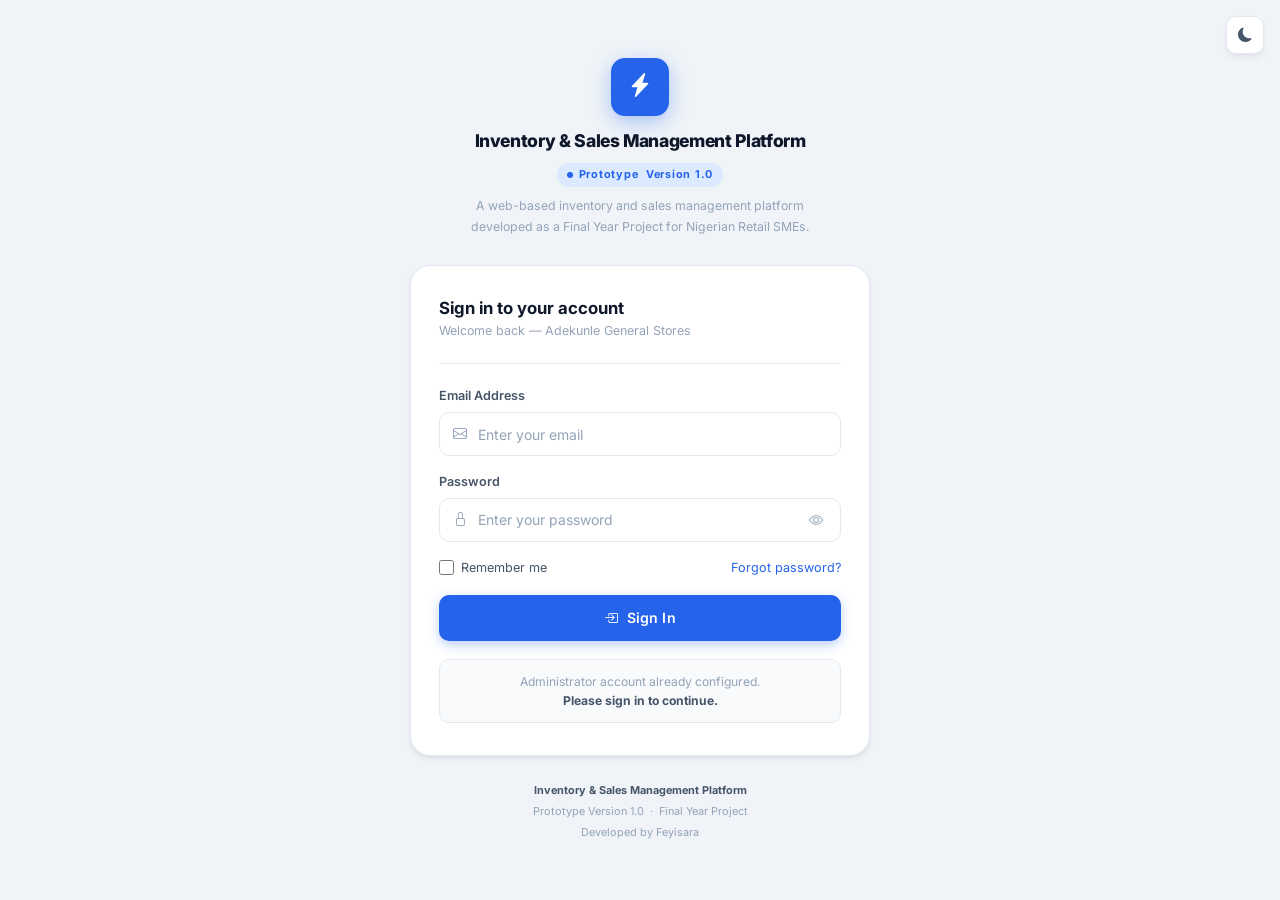
<file: pages/products.html>
<!DOCTYPE html>
<html lang="en-NG" data-theme="light">
<head>
  <meta charset="UTF-8">
  <meta name="viewport" content="width=device-width, initial-scale=1.0">
  <title>Products — LedgerPulse</title>
  <link rel="manifest" href="../manifest.json">
  <link rel="apple-touch-icon" href="assets/icons/icon-192.png">
  <link rel="stylesheet" href="https://cdn.jsdelivr.net/npm/bootstrap@5.3.2/dist/css/bootstrap.min.css">
  <link rel="stylesheet" href="https://cdnjs.cloudflare.com/ajax/libs/font-awesome/6.5.0/css/all.min.css">
  <link href="https://fonts.googleapis.com/css2?family=Inter:wght@300;400;500;600;700;800&display=swap" rel="stylesheet">
  <link rel="stylesheet" href="../assets/css/theme.css">
  <style>
    /* ── Product card (mobile grid view) ── */
    .product-card {
      background: var(--bg-surface);
      border: 1px solid var(--border-color);
      border-radius: var(--radius-lg);
      padding: var(--space-4);
      display: flex;
      flex-direction: column;
      gap: var(--space-3);
      transition: var(--transition-base);
      position: relative;
      overflow: hidden;
    }
    .product-card:hover {
      box-shadow: var(--shadow-md);
      transform: translateY(-2px);
      border-color: var(--color-primary);
    }
    .product-card-header {
      display: flex;
      align-items: flex-start;
      justify-content: space-between;
      gap: var(--space-2);
    }
    .product-avatar {
      width: 42px; height: 42px;
      border-radius: var(--radius-md);
      display: flex; align-items: center; justify-content: center;
      font-size: 1.1rem;
      flex-shrink: 0;
    }
    .product-card-name {
      font-size: var(--text-sm);
      font-weight: 600;
      color: var(--text-primary);
      line-height: 1.35;
    }
    .product-card-sku {
      font-size: var(--text-xs);
      color: var(--text-muted);
      font-family: var(--font-mono);
    }
    .product-card-price {
      font-size: var(--text-lg);
      font-weight: 700;
      color: var(--color-primary);
    }
    .product-card-footer {
      display: flex;
      align-items: center;
      justify-content: space-between;
      padding-top: var(--space-2);
      border-top: 1px solid var(--border-light);
    }
    .product-card-actions {
      display: flex;
      gap: var(--space-1);
    }

    /* Inactive product overlay */
    .product-card.inactive {
      opacity: 0.55;
    }
    .product-card.inactive::after {
      content: 'INACTIVE';
      position: absolute;
      top: 10px; right: -22px;
      background: var(--text-muted);
      color: white;
      font-size: 0.6rem;
      font-weight: 700;
      letter-spacing: 0.1em;
      padding: 2px 28px;
      transform: rotate(45deg);
    }

    /* View toggle (table/card) */
    .view-toggle {
      display: flex;
      border: 1px solid var(--border-color);
      border-radius: var(--radius-md);
      overflow: hidden;
    }
    .view-toggle-btn {
      padding: 0.4rem 0.75rem;
      border: none;
      background: transparent;
      color: var(--text-muted);
      cursor: pointer;
      font-size: 0.85rem;
      transition: var(--transition-fast);
    }
    .view-toggle-btn.active {
      background: var(--color-primary);
      color: white;
    }

    /* Stock level indicator in table */
    .stock-bar-wrapper {
      display: flex;
      align-items: center;
      gap: var(--space-2);
    }
    .stock-bar {
      flex: 1;
      height: 5px;
      background: var(--border-color);
      border-radius: 3px;
      overflow: hidden;
      min-width: 60px;
    }
    .stock-bar-fill {
      height: 100%;
      border-radius: 3px;
      transition: width 0.5s ease;
    }

    /* Responsive: hide table on small screens */
    @media (max-width: 767px) {
      #table-view { display: none !important; }
      #card-view  { display: grid !important; }
    }
    @media (min-width: 768px) {
      #card-view  { display: none !important; }
    }
  </style>
</head>
<body>

<div class="app-shell">
  <aside id="app-sidebar" class="sidebar"></aside>
  <div id="sidebar-overlay" class="sidebar-overlay"></div>

  <div class="app-main" id="app-main">
    <!-- Topbar -->
    <header class="topbar" id="app-topbar">
      <div class="topbar-left">
        <button class="sidebar-toggle" id="sidebar-toggle-btn" aria-label="Toggle sidebar">
          <i class="fa-solid fa-bars"></i>
        </button>
        <span class="topbar-title" id="topbar-title">Products</span>
      </div>
      <div class="topbar-right">
        <button class="theme-toggle" aria-label="Toggle dark mode"><i class="fa-solid fa-moon"></i></button>
        <div class="dropdown">
          <button class="user-avatar-btn dropdown-toggle" data-bs-toggle="dropdown">
            <div class="user-avatar" id="topbar-avatar">AU</div>
            <span class="d-none d-md-inline" id="topbar-username">Admin</span>
            <i class="fa-solid fa-chevron-down" style="font-size:0.65rem;color:var(--text-muted);"></i>
          </button>
          <ul class="dropdown-menu dropdown-menu-end">
            <li><div style="padding:var(--space-3) var(--space-4);border-bottom:1px solid var(--border-color);">
              <div style="font-size:var(--text-sm);font-weight:600;" id="topbar-username-dd"></div>
              <div style="font-size:var(--text-xs);color:var(--text-muted);" id="topbar-userrole"></div>
            </div></li>
            <li><a class="dropdown-item logout-btn" href="#"><i class="fa-solid fa-right-from-bracket me-2"></i>Sign Out</a></li>
          </ul>
        </div>
      </div>
    </header>

    <main class="page-content">

      <!-- Page Header -->
      <div class="page-header">
        <div>
          <h1 class="section-title">Products</h1>
          <p class="section-subtitle" id="product-count-label">Loading products...</p>
        </div>
        <button class="btn btn-primary" id="add-product-btn">
          <i class="fa-solid fa-plus"></i> Add Product
        </button>
      </div>

      <!-- Stats bar -->
      <div class="row g-3 mb-4">
        <div class="col-6 col-md-3">
          <div class="card" style="padding:var(--space-4);">
            <div style="font-size:var(--text-xs);color:var(--text-muted);text-transform:uppercase;letter-spacing:0.06em;margin-bottom:4px;">Total Products</div>
            <div style="font-size:var(--text-2xl);font-weight:700;" id="stat-total">0</div>
          </div>
        </div>
        <div class="col-6 col-md-3">
          <div class="card" style="padding:var(--space-4);">
            <div style="font-size:var(--text-xs);color:var(--text-muted);text-transform:uppercase;letter-spacing:0.06em;margin-bottom:4px;">In Stock</div>
            <div style="font-size:var(--text-2xl);font-weight:700;color:var(--color-success);" id="stat-instock">0</div>
          </div>
        </div>
        <div class="col-6 col-md-3">
          <div class="card" style="padding:var(--space-4);">
            <div style="font-size:var(--text-xs);color:var(--text-muted);text-transform:uppercase;letter-spacing:0.06em;margin-bottom:4px;">Low Stock</div>
            <div style="font-size:var(--text-2xl);font-weight:700;color:var(--color-warning);" id="stat-low">0</div>
          </div>
        </div>
        <div class="col-6 col-md-3">
          <div class="card" style="padding:var(--space-4);">
            <div style="font-size:var(--text-xs);color:var(--text-muted);text-transform:uppercase;letter-spacing:0.06em;margin-bottom:4px;">Out of Stock</div>
            <div style="font-size:var(--text-2xl);font-weight:700;color:var(--color-danger);" id="stat-out">0</div>
          </div>
        </div>
      </div>

      <!-- Filter & Search Toolbar -->
      <div class="card mb-4">
        <div class="card-body" style="padding:var(--space-4);">
          <div style="display:flex;align-items:center;gap:var(--space-3);flex-wrap:wrap;">
            <!-- Search -->
            <div class="input-group" style="flex:1;min-width:200px;max-width:320px;">
              <span class="input-group-icon"><i class="fa-solid fa-magnifying-glass"></i></span>
              <input type="text" id="search-input" class="form-control" placeholder="Search products, SKU...">
            </div>
            <!-- Category filter -->
            <select id="category-filter" class="form-control form-select" style="width:auto;min-width:150px;">
              <option value="">All Categories</option>
            </select>
            <!-- Status filter -->
            <select id="status-filter" class="form-control form-select" style="width:auto;">
              <option value="">All Status</option>
              <option value="instock">In Stock</option>
              <option value="low">Low Stock</option>
              <option value="out">Out of Stock</option>
              <option value="inactive">Inactive</option>
            </select>
            <!-- Sort -->
            <select id="sort-select" class="form-control form-select" style="width:auto;">
              <option value="name-asc">Name A–Z</option>
              <option value="name-desc">Name Z–A</option>
              <option value="price-desc">Price High–Low</option>
              <option value="price-asc">Price Low–High</option>
              <option value="stock-asc">Stock Low–High</option>
              <option value="stock-desc">Stock High–Low</option>
              <option value="newest">Newest First</option>
            </select>
            <!-- View toggle (desktop only) -->
            <div class="view-toggle d-none d-md-flex ms-auto">
              <button class="view-toggle-btn active" id="table-view-btn" title="Table view">
                <i class="fa-solid fa-list"></i>
              </button>
              <button class="view-toggle-btn" id="card-view-btn" title="Card view">
                <i class="fa-solid fa-grid-2"></i>
              </button>
            </div>
          </div>
        </div>
      </div>

      <!-- Table View (default on desktop) -->
      <div id="table-view">
        <div class="tf-table-wrapper">
          <table class="tf-table" id="products-table">
            <thead>
              <tr>
                <th>Product</th>
                <th>SKU</th>
                <th>Category</th>
                <th>Price</th>
                <th>Stock</th>
                <th>Status</th>
                <th style="text-align:right;">Actions</th>
              </tr>
            </thead>
            <tbody id="products-tbody">
              <!-- Injected by JS -->
            </tbody>
          </table>
        </div>
        <!-- Pagination -->
        <div id="pagination-bar" style="display:flex;align-items:center;justify-content:space-between;padding:var(--space-4) var(--space-2);font-size:var(--text-sm);color:var(--text-muted);flex-wrap:wrap;gap:var(--space-3);"></div>
      </div>

      <!-- Card View (mobile default, optional on desktop) -->
      <div id="card-view" style="display:none;grid-template-columns:repeat(auto-fill,minmax(260px,1fr));gap:var(--space-4);">
        <!-- Injected by JS -->
      </div>

    </main>
  </div>
</div>

<!-- ══════════════════════════════════════════════════════════════
     ADD / EDIT PRODUCT MODAL
═══════════════════════════════════════════════════════════════ -->
<div class="modal fade" id="product-modal" tabindex="-1" aria-labelledby="product-modal-title" aria-hidden="true">
  <div class="modal-dialog modal-lg modal-dialog-centered modal-dialog-scrollable">
    <div class="modal-content">
      <div class="modal-header">
        <div style="display:flex;align-items:center;gap:var(--space-3);">
          <div style="width:36px;height:36px;border-radius:var(--radius-md);background:var(--color-primary-light);color:var(--color-primary);display:flex;align-items:center;justify-content:center;">
            <i class="fa-solid fa-tag"></i>
          </div>
          <h5 class="modal-title" id="product-modal-title">Add Product</h5>
        </div>
        <button type="button" class="btn-close" data-bs-dismiss="modal"></button>
      </div>

      <div class="modal-body">
        <form id="product-form" novalidate>
          <input type="hidden" id="product-id">

          <!-- Section: Basic Info -->
          <div style="margin-bottom:var(--space-5);">
            <div style="font-size:var(--text-xs);font-weight:700;text-transform:uppercase;letter-spacing:0.1em;color:var(--text-muted);margin-bottom:var(--space-4);padding-bottom:var(--space-2);border-bottom:1px solid var(--border-color);">
              Basic Information
            </div>
            <div class="row g-3">
              <div class="col-12">
                <label class="form-label" for="f-name">Product Name <span style="color:var(--color-danger)">*</span></label>
                <input type="text" id="f-name" class="form-control" placeholder="e.g. Indomie Noodles (Chicken)">
                <div class="form-error d-none" id="err-name"></div>
              </div>
              <div class="col-md-6">
                <label class="form-label" for="f-sku">SKU / Barcode <span style="color:var(--color-danger)">*</span></label>
                <div class="input-group">
                  <span class="input-group-icon"><i class="fa-solid fa-barcode"></i></span>
                  <input type="text" id="f-sku" class="form-control" placeholder="e.g. IND-CHK-001">
                </div>
                <div class="form-error d-none" id="err-sku"></div>
              </div>
              <div class="col-md-6">
                <label class="form-label" for="f-category">Category</label>
                <select id="f-category" class="form-control form-select"></select>
              </div>
              <div class="col-12">
                <label class="form-label" for="f-description">Description <span class="form-label-muted">(optional)</span></label>
                <textarea id="f-description" class="form-control" rows="2" placeholder="Brief product description..."></textarea>
              </div>
            </div>
          </div>

          <!-- Section: Pricing -->
          <div style="margin-bottom:var(--space-5);">
            <div style="font-size:var(--text-xs);font-weight:700;text-transform:uppercase;letter-spacing:0.1em;color:var(--text-muted);margin-bottom:var(--space-4);padding-bottom:var(--space-2);border-bottom:1px solid var(--border-color);">
              Pricing
            </div>
            <div class="row g-3">
              <div class="col-md-6">
                <label class="form-label" for="f-price">Selling Price (₦) <span style="color:var(--color-danger)">*</span></label>
                <div class="input-group">
                  <span class="input-group-icon"><i class="fa-solid fa-naira-sign"></i></span>
                  <input type="number" id="f-price" class="form-control" placeholder="0.00" min="0" step="0.01">
                </div>
                <div class="form-error d-none" id="err-price"></div>
              </div>
              <div class="col-md-6">
                <label class="form-label" for="f-cost">Cost Price (₦) <span class="form-label-muted">(optional)</span></label>
                <div class="input-group">
                  <span class="input-group-icon"><i class="fa-solid fa-naira-sign"></i></span>
                  <input type="number" id="f-cost" class="form-control" placeholder="0.00" min="0" step="0.01">
                </div>
                <div class="form-hint" id="margin-display" style="color:var(--color-success);">Margin: —</div>
              </div>
            </div>
          </div>

          <!-- Section: Inventory -->
          <div style="margin-bottom:var(--space-5);">
            <div style="font-size:var(--text-xs);font-weight:700;text-transform:uppercase;letter-spacing:0.1em;color:var(--text-muted);margin-bottom:var(--space-4);padding-bottom:var(--space-2);border-bottom:1px solid var(--border-color);">
              Inventory
            </div>
            <div class="row g-3">
              <div class="col-md-4">
                <label class="form-label" for="f-stock">Opening Stock <span style="color:var(--color-danger)">*</span></label>
                <input type="number" id="f-stock" class="form-control" placeholder="0" min="0">
                <div class="form-error d-none" id="err-stock"></div>
              </div>
              <div class="col-md-4">
                <label class="form-label" for="f-reorder">Reorder Level</label>
                <input type="number" id="f-reorder" class="form-control" placeholder="10" min="0">
                <div class="form-hint">Alert when stock falls below this.</div>
              </div>
              <div class="col-md-4">
                <label class="form-label" for="f-unit">Unit</label>
                <select id="f-unit" class="form-control form-select">
                  <option>Pack</option>
                  <option>Tin</option>
                  <option>Bottle</option>
                  <option>Bag</option>
                  <option>Box</option>
                  <option>Carton</option>
                  <option>Piece</option>
                  <option>Dozen</option>
                  <option>Litre</option>
                  <option>Kg</option>
                  <option>Sachet</option>
                </select>
              </div>
            </div>
          </div>

          <!-- Section: Supplier -->
          <div>
            <div style="font-size:var(--text-xs);font-weight:700;text-transform:uppercase;letter-spacing:0.1em;color:var(--text-muted);margin-bottom:var(--space-4);padding-bottom:var(--space-2);border-bottom:1px solid var(--border-color);">
              Supplier (Optional)
            </div>
            <div class="row g-3">
              <div class="col-12">
                <label class="form-label" for="f-supplier">Supplier Name</label>
                <input type="text" id="f-supplier" class="form-control" placeholder="e.g. Dufil Prima Foods">
              </div>
            </div>
          </div>
        </form>
      </div>

      <div class="modal-footer">
        <button type="button" class="btn btn-outline" data-bs-dismiss="modal">Cancel</button>
        <button type="button" class="btn btn-primary" id="save-product-btn">
          <i class="fa-solid fa-floppy-disk"></i> Save Product
        </button>
      </div>
    </div>
  </div>
</div>

<!-- ══════════════════════════════════════════════════════════════
     DEACTIVATE CONFIRM MODAL
═══════════════════════════════════════════════════════════════ -->
<div class="modal fade" id="deactivate-modal" tabindex="-1" aria-hidden="true">
  <div class="modal-dialog modal-dialog-centered" style="max-width:400px;">
    <div class="modal-content">
      <div class="modal-header">
        <h5 class="modal-title">Deactivate Product</h5>
        <button type="button" class="btn-close" data-bs-dismiss="modal"></button>
      </div>
      <div class="modal-body">
        <div style="text-align:center;padding:var(--space-4) 0;">
          <div style="width:56px;height:56px;border-radius:var(--radius-xl);background:var(--color-danger-light);color:var(--color-danger);display:flex;align-items:center;justify-content:center;font-size:1.5rem;margin:0 auto var(--space-4);">
            <i class="fa-solid fa-ban"></i>
          </div>
          <p style="font-weight:600;color:var(--text-primary);margin-bottom:var(--space-2);">Deactivate <span id="deactivate-product-name">"Product"</span>?</p>
          <p style="font-size:var(--text-sm);color:var(--text-muted);">
            This product will be hidden from the POS and inventory views.
            All existing sales history will be preserved.
            You can reactivate it at any time.
          </p>
        </div>
      </div>
      <div class="modal-footer">
        <button type="button" class="btn btn-outline" data-bs-dismiss="modal">Cancel</button>
        <button type="button" class="btn btn-danger" id="confirm-deactivate-btn">
          <i class="fa-solid fa-ban"></i> Deactivate
        </button>
        </div>
    </div>
  </div>
</div>

<!-- ══════════════════════════════════════════════════════════════
     VIEW PRODUCT DETAILS MODAL
═══════════════════════════════════════════════════════════════ -->
<div class="modal fade" id="view-product-modal" tabindex="-1" aria-hidden="true">
  <div class="modal-dialog modal-dialog-centered" style="max-width:480px;">
    <div class="modal-content">
      <div class="modal-header">
        <h5 class="modal-title">Product Details</h5>
        <button type="button" class="btn-close" data-bs-dismiss="modal"></button>
      </div>
      <div class="modal-body" id="view-product-body"></div>
      <div class="modal-footer">
        <button type="button" class="btn btn-outline" data-bs-dismiss="modal">Close</button>
        <button type="button" class="btn btn-primary" id="view-edit-btn">
          <i class="fa-solid fa-pen"></i> Edit Product
        </button>
      </div>
    </div>
  </div>
</div>

<!-- Toast container -->
<div id="tf-toast-container" class="toast-container"></div>

<!-- Scripts -->
<script src="https://cdn.jsdelivr.net/npm/bootstrap@5.3.2/dist/js/bootstrap.bundle.min.js"></script>
<script src="../assets/js/storage.js"></script>
<script src="../assets/js/theme.js"></script>
<script src="../assets/js/utils.js"></script>
<script src="../assets/js/app.js"></script>

<script>
/**
 * Products Module
 * Full CRUD: list, search, filter, sort, add, edit, deactivate/reactivate.
 */
const Products = (() => {

  // ── State ────────────────────────────────────────────────────────────────
  let allProducts     = [];   // full product list from storage
  let filtered        = [];   // after search/filter/sort
  let currentPage     = 1;
  const PAGE_SIZE     = 10;
  let viewMode        = 'table'; // 'table' | 'card'
  let editingId       = null;    // product ID being edited (null = new)
  let deactivatingId  = null;    // product ID pending deactivate confirm
  let viewingId       = null;    // product ID in view modal

  // Bootstrap modal instances
  let productModal, deactivateModal, viewProductModal;

  // ── Init ─────────────────────────────────────────────────────────────────
    // ── Init ─────────────────────────────────────────────────────────────────
  function init() {
    productModal    = new bootstrap.Modal(document.getElementById('product-modal'));
    deactivateModal = new bootstrap.Modal(document.getElementById('deactivate-modal'));
    viewProductModal = new bootstrap.Modal(document.getElementById('view-product-modal'));

    // Automatically switch to card mode on mobile screens before loading data
    if (window.innerWidth <= 767) {
      viewMode = 'card';
      const tv = document.getElementById('table-view');
      const cv = document.getElementById('card-view');
      if (tv) tv.style.display = 'none';
      if (cv) cv.style.display = 'grid';
    }

    populateCategoryDropdowns();
    bindEvents();
    loadAndRender();
  }


  // ── Data Loading ─────────────────────────────────────────────────────────
  function loadAndRender() {
    allProducts = Storage.getProducts();
    applyFiltersAndRender();
    updateStats();
  }

  // ── Stats Bar ────────────────────────────────────────────────────────────
  function updateStats() {
    const active   = allProducts.filter((p) => p.active);
    const settings = Storage.getSettings();
    const thresh   = settings.lowStockThreshold || 10;

    const inStock  = active.filter((p) => p.stock > (p.reorderLevel || thresh));
    const low      = active.filter((p) => p.stock > 0 && p.stock <= (p.reorderLevel || thresh));
    const out      = active.filter((p) => p.stock === 0);

    _set('stat-total',   allProducts.length);
    _set('stat-instock', inStock.length);
    _set('stat-low',     low.length);
    _set('stat-out',     out.length);
  }

  // ── Filter, Sort, Search ─────────────────────────────────────────────────
  function applyFiltersAndRender() {
    const q        = document.getElementById('search-input')?.value.trim().toLowerCase() || '';
    const catId    = document.getElementById('category-filter')?.value || '';
    const status   = document.getElementById('status-filter')?.value || '';
    const sort     = document.getElementById('sort-select')?.value || 'name-asc';
    const settings = Storage.getSettings();
    const thresh   = settings.lowStockThreshold || 10;

    filtered = allProducts.filter((p) => {
      // Search
      if (q && !p.name.toLowerCase().includes(q) &&
                !p.sku.toLowerCase().includes(q) &&
                !(p.supplier || '').toLowerCase().includes(q)) return false;
      // Category
      if (catId && p.category !== catId) return false;
      // Status
      if (status) {
        if (status === 'inactive' && p.active)  return false;
        if (status !== 'inactive' && !p.active) return false;
        if (status === 'instock' && p.stock <= (p.reorderLevel || thresh)) return false;
        if (status === 'low'  && !(p.stock > 0 && p.stock <= (p.reorderLevel || thresh))) return false;
        if (status === 'out'  && p.stock !== 0) return false;
      }
      return true;
    });

    // Sort
    filtered.sort((a, b) => {
      switch (sort) {
        case 'name-asc':   return a.name.localeCompare(b.name);
        case 'name-desc':  return b.name.localeCompare(a.name);
        case 'price-desc': return b.price - a.price;
        case 'price-asc':  return a.price - b.price;
        case 'stock-asc':  return a.stock - b.stock;
        case 'stock-desc': return b.stock - a.stock;
        case 'newest':     return new Date(b.createdAt) - new Date(a.createdAt);
        default:           return 0;
      }
    });

    currentPage = 1;
    renderView();
    updateCountLabel();
  }

  function updateCountLabel() {
    _set('product-count-label', `${filtered.length} of ${allProducts.length} product${allProducts.length !== 1 ? 's' : ''}`);
  }

  // ── Render ────────────────────────────────────────────────────────────────
  function renderView() {
    if (viewMode === 'table') {
      renderTable();
    } else {
      renderCards();
    }
  }
// ── Table View ────────────────────────────────────────────────────────────
  function renderTable() {
    const tbody    = document.getElementById('products-tbody');
    if (!tbody) return;

    const start    = (currentPage - 1) * PAGE_SIZE;
    const page     = filtered.slice(start, start + PAGE_SIZE);
    const settings = Storage.getSettings();
    const thresh   = settings.lowStockThreshold || 10;

    if (page.length === 0) {
      tbody.innerHTML = `
        <tr>
          <td colspan="7">
            <div class="empty-state">
              <div class="empty-state-icon"><i class="fa-solid fa-box-open"></i></div>
              <p class="empty-state-title">No products found</p>
              <p class="empty-state-desc">Try adjusting your search or filters.</p>
            </div>
          </td>
        </tr>`;
      renderPagination(0);
      return;
    }

    tbody.innerHTML = page.map((p) => {
      const status    = Utils.getStockStatus(p);
      const maxStock  = Math.max(...allProducts.map((x) => x.stock), 1);
      const barPct    = Math.min(100, Math.round((p.stock / maxStock) * 100));
      const barColor  = p.stock === 0 ? 'var(--color-danger)'
        : p.stock <= (p.reorderLevel || thresh) ? 'var(--color-warning)'
        : 'var(--color-success)';

      const catName = p.categoryName || '—';

      return `
        <tr style="${!p.active ? 'opacity:0.5;' : ''}">
          <td>
            <div style="display:flex;align-items:center;gap:var(--space-3);">
              <div class="product-avatar" style="background:${_categoryColor(p.category)}20;color:${_categoryColor(p.category)};">
                <i class="fa-solid fa-box"></i>
              </div>
              <div>
                <div style="font-weight:600;color:var(--text-primary);font-size:var(--text-sm);">${Utils.escapeHtml(Utils.truncate(p.name, 30))}</div>
                <div style="font-size:var(--text-xs);color:var(--text-muted);">${Utils.escapeHtml(p.supplier || '')}</div>
              </div>
            </div>
          </td>
          <td>
            <code style="font-size:0.7rem;background:var(--bg-surface-2);padding:2px 6px;border-radius:4px;color:var(--text-secondary);">
              ${Utils.escapeHtml(p.sku)}
            </code>
          </td>
          <td><span style="font-size:var(--text-xs);color:var(--text-secondary);">${Utils.escapeHtml(catName)}</span></td>
          <td>
            <div style="font-weight:600;color:var(--text-primary);">${Utils.formatCurrency(p.price)}</div>
            ${p.costPrice ? `<div style="font-size:var(--text-xs);color:var(--text-muted);">Cost: ${Utils.formatCurrency(p.costPrice)}</div>` : ''}
          </td>
          <td>
            <div class="stock-bar-wrapper">
              <div>
                <div style="font-weight:600;color:var(--text-primary);font-size:var(--text-sm);">${Utils.formatNumber(p.stock)}</div>
                <div style="font-size:0.65rem;color:var(--text-muted);">${p.unit || 'units'}</div>
              </div>
              <div class="stock-bar">
                <div class="stock-bar-fill" style="width:${barPct}%;background:${barColor};"></div>
              </div>
            </div>
          </td>
          <td><span class="badge ${status.badgeClass}">${status.label}</span></td>
          <td>
            <div style="display:flex;gap:var(--space-1);justify-content:flex-end;">
              <button class="btn btn-ghost btn-icon-sm" title="View details" onclick="Products.openView('${p.id}')">
                <i class="fa-solid fa-eye"></i>
              </button>
              <button class="btn btn-ghost btn-icon-sm" title="Edit product" onclick="Products.openEdit('${p.id}')">
                <i class="fa-solid fa-pen"></i>
              </button>
              <button class="btn btn-ghost btn-icon-sm" title="${p.active ? 'Deactivate' : 'Reactivate'}"
                onclick="${p.active ? `Products.confirmDeactivate('${p.id}')` : `Products.reactivate('${p.id}')`}"
                style="color:${p.active ? 'var(--color-danger)' : 'var(--color-success)'};">
                <i class="fa-solid ${p.active ? 'fa-ban' : 'fa-check'}"></i>
              </button>
            </div>
          </td>
        </tr>`;
    }).join('');

    renderPagination(filtered.length);
  }

  // ── Card View ─────────────────────────────────────────────────────────────
  function renderCards() {
    const container = document.getElementById('card-view');
    if (!container) return;

    const start = (currentPage - 1) * PAGE_SIZE;
    const page  = filtered.slice(start, start + PAGE_SIZE);

    if (page.length === 0) {
      container.innerHTML = `
        <div class="empty-state" style="grid-column:1/-1;">
          <div class="empty-state-icon"><i class="fa-solid fa-box-open"></i></div>
          <p class="empty-state-title">No products found</p>
          <p class="empty-state-desc">Try adjusting your search or filters.</p>
        </div>`;
      return;
    }

    container.innerHTML = page.map((p) => {
      const status = Utils.getStockStatus(p);
      const color  = _categoryColor(p.category);
      return `
        <div class="product-card ${!p.active ? 'inactive' : ''}">
          <div class="product-card-header">
            <div style="display:flex;align-items:center;gap:var(--space-3);">
              <div class="product-avatar" style="background:${color}20;color:${color};">
                <i class="fa-solid fa-box"></i>
              </div>
              <div>
                <div class="product-card-name">${Utils.escapeHtml(Utils.truncate(p.name, 26))}</div>
                <div class="product-card-sku">${Utils.escapeHtml(p.sku)}</div>
              </div>
            </div>
            <span class="badge ${status.badgeClass}">${status.label}</span>
          </div>
          <div style="display:flex;align-items:center;justify-content:space-between;">
            <div class="product-card-price">${Utils.formatCurrency(p.price)}</div>
            <div style="text-align:right;">
              <div style="font-size:var(--text-sm);font-weight:600;">${Utils.formatNumber(p.stock)} <span style="font-size:var(--text-xs);color:var(--text-muted);">${p.unit || 'units'}</span></div>
              <div style="font-size:var(--text-xs);color:var(--text-muted);">In stock</div>
            </div>
          </div>
          <div class="product-card-footer">
            <span style="font-size:var(--text-xs);color:var(--text-muted);">${Utils.escapeHtml(p.categoryName || '—')}</span>
            <div class="product-card-actions">
              <button class="btn btn-ghost btn-icon-sm" title="View" onclick="Products.openView('${p.id}')">
                <i class="fa-solid fa-eye"></i>
              </button>
              <button class="btn btn-ghost btn-icon-sm" title="Edit" onclick="Products.openEdit('${p.id}')">
                <i class="fa-solid fa-pen"></i>
              </button>
              <button class="btn btn-ghost btn-icon-sm" title="${p.active ? 'Deactivate' : 'Reactivate'}"
                onclick="${p.active ? `Products.confirmDeactivate('${p.id}')` : `Products.reactivate('${p.id}')`}"
                style="color:${p.active ? 'var(--color-danger)' : 'var(--color-success)'};">
                <i class="fa-solid ${p.active ? 'fa-ban' : 'fa-check'}"></i>
              </button>
            </div>
          </div>
        </div>`;
    }).join('');
  }

  // ── Pagination ────────────────────────────────────────────────────────────
  function renderPagination(total) {
    const bar        = document.getElementById('pagination-bar');
    if (!bar) return;
    const totalPages = Math.ceil(total / PAGE_SIZE);
    if (totalPages <= 1) { bar.innerHTML = ''; return; }

    const start = (currentPage - 1) * PAGE_SIZE + 1;
    const end   = Math.min(currentPage * PAGE_SIZE, total);

    bar.innerHTML = `
      <span>Showing ${start}–${end} of ${total}</span>
      <div style="display:flex;gap:var(--space-2);">
        <button class="btn btn-outline btn-sm" ${currentPage === 1 ? 'disabled' : ''} onclick="Products.goPage(${currentPage - 1})">
          <i class="fa-solid fa-chevron-left"></i>
        </button>
        ${Array.from({ length: totalPages }, (_, i) => `
          <button class="btn btn-sm ${i + 1 === currentPage ? 'btn-primary' : 'btn-outline'}"
            onclick="Products.goPage(${i + 1})">${i + 1}</button>
        `).join('')}
        <button class="btn btn-outline btn-sm" ${currentPage === totalPages ? 'disabled' : ''} onclick="Products.goPage(${currentPage + 1})">
          <i class="fa-solid fa-chevron-right"></i>
        </button>
      </div>`;
  }

  function goPage(page) {
    currentPage = page;
    renderView();
    window.scrollTo({ top: 0, behavior: 'smooth' });
  }

  // ── Open Add Modal ────────────────────────────────────────────────────────
  function openAdd() {
    editingId = null;
    document.getElementById('product-modal-title').textContent = 'Add Product';
    document.getElementById('product-form').reset();
    document.getElementById('product-id').value = '';
    clearFormErrors();
    _set('margin-display', 'Margin: —');
    productModal.show();
  }

  // ── Open Edit Modal ───────────────────────────────────────────────────────
  function openEdit(id) {
    const p = Storage.getProductById(id);
    if (!p) return;

    editingId = id;
    document.getElementById('product-modal-title').textContent = 'Edit Product';
    document.getElementById('product-id').value     = p.id;
    document.getElementById('f-name').value          = p.name;
    document.getElementById('f-sku').value           = p.sku;
    document.getElementById('f-category').value      = p.category || '';
    document.getElementById('f-description').value   = p.description || '';
    document.getElementById('f-price').value         = p.price;
    document.getElementById('f-cost').value          = p.costPrice || '';
    document.getElementById('f-stock').value         = p.stock;
    document.getElementById('f-reorder').value       = p.reorderLevel || '';
    document.getElementById('f-unit').value          = p.unit || 'Pack';
    document.getElementById('f-supplier').value      = p.supplier || '';

    updateMarginDisplay();
    clearFormErrors();

    // Close view modal if open
    viewProductModal.hide();
    setTimeout(() => productModal.show(), 200);
  }
  // ── Open View Modal ───────────────────────────────────────────────────────
  function openView(id) {
    const p = Storage.getProductById(id);
    if (!p) return;
    viewingId = id;

    const status  = Utils.getStockStatus(p);
    const margin  = p.costPrice && p.price > 0
      ? (((p.price - p.costPrice) / p.price) * 100).toFixed(1)
      : null;

    document.getElementById('view-product-body').innerHTML = `
      <div style="display:flex;align-items:center;gap:var(--space-4);margin-bottom:var(--space-5);">
        <div class="product-avatar" style="width:56px;height:56px;font-size:1.5rem;background:${_categoryColor(p.category)}20;color:${_categoryColor(p.category)};">
          <i class="fa-solid fa-box"></i>
        </div>
        <div>
          <h4 style="margin:0;font-size:var(--text-lg);">${Utils.escapeHtml(p.name)}</h4>
          <code style="font-size:0.75rem;color:var(--text-muted);">${Utils.escapeHtml(p.sku)}</code>
          &nbsp;<span class="badge ${status.badgeClass}">${status.label}</span>
        </div>
      </div>

      <div style="display:grid;grid-template-columns:1fr 1fr;gap:var(--space-3);margin-bottom:var(--space-4);">
        ${_detailRow('Selling Price', Utils.formatCurrency(p.price))}
        ${_detailRow('Cost Price',   p.costPrice ? Utils.formatCurrency(p.costPrice) : '—')}
        ${_detailRow('Margin',       margin ? `${margin}%` : '—')}
        ${_detailRow('Category',     p.categoryName || '—')}
        ${_detailRow('Current Stock', `${Utils.formatNumber(p.stock)} ${p.unit || 'units'}`)}
        ${_detailRow('Reorder Level', p.reorderLevel ? `${p.reorderLevel} ${p.unit || 'units'}` : '—')}
        ${_detailRow('Supplier',     p.supplier || '—')}
        ${_detailRow('Status',       p.active ? 'Active' : 'Inactive')}
        ${_detailRow('Added',        Utils.formatDate(p.createdAt))}
        ${_detailRow('Last Updated', Utils.formatDate(p.updatedAt))}
      </div>

      ${p.description ? `
        <div style="background:var(--bg-surface-2);border-radius:var(--radius-md);padding:var(--space-3);">
          <div style="font-size:var(--text-xs);color:var(--text-muted);margin-bottom:4px;">Description</div>
          <div style="font-size:var(--text-sm);color:var(--text-secondary);">${Utils.escapeHtml(p.description)}</div>
        </div>` : ''}
    `;

    // Hook edit button in view modal
    document.getElementById('view-edit-btn').onclick = () => openEdit(id);
    viewProductModal.show();
  }

  function _detailRow(label, value) {
    return `
      <div style="background:var(--bg-surface-2);border-radius:var(--radius-md);padding:var(--space-3);">
        <div style="font-size:var(--text-xs);color:var(--text-muted);margin-bottom:2px;">${label}</div>
        <div style="font-size:var(--text-sm);font-weight:600;color:var(--text-primary);">${value}</div>
      </div>`;
  }

  // ── Save Product (Add or Edit) ────────────────────────────────────────────
  function saveProduct() {
    clearFormErrors();
    let hasError = false;

    const name     = document.getElementById('f-name').value.trim();
    const sku      = document.getElementById('f-sku').value.trim();
    const catId    = document.getElementById('f-category').value;
    const desc     = document.getElementById('f-description').value.trim();
    const price    = parseFloat(document.getElementById('f-price').value);
    const cost     = parseFloat(document.getElementById('f-cost').value) || 0;
    const stock    = parseInt(document.getElementById('f-stock').value, 10);
    const reorder  = parseInt(document.getElementById('f-reorder').value, 10) || 10;
    const unit     = document.getElementById('f-unit').value;
    const supplier = document.getElementById('f-supplier').value.trim();

    if (!name)          { _fieldErr('err-name',  'f-name',  'Product name is required.');     hasError = true; }
    if (!sku)           { _fieldErr('err-sku',   'f-sku',   'SKU is required.');               hasError = true; }
    if (isNaN(price) || price < 0) { _fieldErr('err-price', 'f-price', 'Enter a valid selling price.'); hasError = true; }
    if (isNaN(stock) || stock < 0) { _fieldErr('err-stock', 'f-stock', 'Enter a valid stock quantity.'); hasError = true; }
    if (hasError) return;

    // Category name lookup
    const cat     = Storage.getCategories().find((c) => c.id === catId);
    const catName = cat?.name || '';

    const productData = {
      name, sku, category: catId, categoryName: catName,
      description: desc, price, costPrice: cost,
      stock, reorderLevel: reorder, unit, supplier, active: true,
    };

    if (editingId) {
      // Editing existing product
      const old = Storage.getProductById(editingId);
      Storage.updateProduct(editingId, productData);

      // If stock changed, record movement
      if (old && old.stock !== stock) {
        const diff = stock - old.stock;
        Storage.addStockMovement({
          productId:   editingId,
          productName: name,
          type:        diff > 0 ? 'adjustment_in' : 'adjustment_out',
          quantity:    diff,
          note:        'Manual stock edit via Products page',
          balanceAfter: stock,
        });
      }

      Utils.toastSuccess('Product Updated', `${name} has been updated.`);
    } else {
      // Adding new product
      const newProd = Storage.addProduct(productData);
      // Record opening stock movement
      if (stock > 0) {
        Storage.addStockMovement({
          productId:   newProd.id,
          productName: name,
          type:        'opening',
          quantity:    stock,
          note:        'Opening stock',
          balanceAfter: stock,
        });
      }
      Utils.toastSuccess('Product Added', `${name} has been added to your catalogue.`);
    }

    // Check low stock alerts
    Utils.checkLowStockAlerts();
    productModal.hide();
    loadAndRender();
  }

  // ── Deactivate / Reactivate ───────────────────────────────────────────────
  function confirmDeactivate(id) {
    const p = Storage.getProductById(id);
    if (!p) return;
    deactivatingId = id;
    _set('deactivate-product-name', `"${p.name}"`);
    deactivateModal.show();
  }

  function executeDeactivate() {
    if (!deactivatingId) return;
    const p = Storage.getProductById(deactivatingId);
    Storage.deactivateProduct(deactivatingId);
    Utils.toastWarning('Product Deactivated', `${p?.name} has been deactivated.`);
    deactivateModal.hide();
    deactivatingId = null;
    loadAndRender();
  }

  function reactivate(id) {
    const p = Storage.getProductById(id);
    if (!p) return;
    Storage.updateProduct(id, { active: true });
    Utils.toastSuccess('Product Reactivated', `${p.name} is now active again.`);
    loadAndRender();
  }

  // ── Margin Calculator ─────────────────────────────────────────────────────
  function updateMarginDisplay() {
    const price   = parseFloat(document.getElementById('f-price')?.value) || 0;
    const cost    = parseFloat(document.getElementById('f-cost')?.value)  || 0;
    const display = document.getElementById('margin-display');
    if (!display) return;

    if (price > 0 && cost > 0) {
      const margin = ((price - cost) / price * 100).toFixed(1);
      const profit = price - cost;
      display.textContent = `Margin: ${margin}% (${Utils.formatCurrency(profit)} profit per unit)`;
      display.style.color = margin > 0 ? 'var(--color-success)' : 'var(--color-danger)';
    } else {
      display.textContent = 'Margin: —';
      display.style.color = 'var(--text-muted)';
    }
  }

  // ── Category Dropdowns ────────────────────────────────────────────────────
  function populateCategoryDropdowns() {
    const cats        = Storage.getCategories();
    const filterSel   = document.getElementById('category-filter');
    const formSel     = document.getElementById('f-category');

    const opts = cats.map((c) => `<option value="${c.id}">${Utils.escapeHtml(c.name)}</option>`).join('');

    if (filterSel) filterSel.innerHTML = `<option value="">All Categories</option>${opts}`;
    if (formSel)   formSel.innerHTML   = `<option value="">— Select Category —</option>${opts}`;
  }

  // ── Event Binding ─────────────────────────────────────────────────────────
  function bindEvents() {
    // Add button
    document.getElementById('add-product-btn')?.addEventListener('click', openAdd);

    // Save button in modal
    document.getElementById('save-product-btn')?.addEventListener('click', saveProduct);

    // Confirm deactivate
    document.getElementById('confirm-deactivate-btn')?.addEventListener('click', executeDeactivate);

    // Search (debounced)
    document.getElementById('search-input')?.addEventListener(
      'input', Utils.debounce(applyFiltersAndRender, 300)
    );

    // Filters & sort
    ['category-filter', 'status-filter', 'sort-select'].forEach((id) => {
      document.getElementById(id)?.addEventListener('change', applyFiltersAndRender);
    });

    // Margin calculation
    document.getElementById('f-price')?.addEventListener('input', updateMarginDisplay);
    document.getElementById('f-cost')?.addEventListener('input', updateMarginDisplay);

    // View toggle buttons
    document.getElementById('table-view-btn')?.addEventListener('click', () => {
      viewMode = 'table';
      document.getElementById('table-view').style.display = 'block';
      document.getElementById('card-view').style.display  = 'none';
      document.getElementById('table-view-btn').classList.add('active');
      document.getElementById('card-view-btn').classList.remove('active');
    });

    document.getElementById('card-view-btn')?.addEventListener('click', () => {
      viewMode = 'card';
      document.getElementById('table-view').style.display = 'none';
      document.getElementById('card-view').style.display  = 'grid';
      document.getElementById('card-view-btn').classList.add('active');
      document.getElementById('table-view-btn').classList.remove('active');
      renderCards();
    });
  }
  // ── Helpers ───────────────────────────────────────────────────────────────
  // Colour per category (deterministic based on id)
  const CAT_COLORS = ['#2563EB','#10b981','#f59e0b','#6366f1','#ec4899','#06b6d4','#8b5cf6'];
  function _categoryColor(catId) {
    if (!catId) return '#94a3b8';
    let hash = 0;
    for (let i = 0; i < catId.length; i++) hash = catId.charCodeAt(i) + ((hash << 5) - hash);
    return CAT_COLORS[Math.abs(hash) % CAT_COLORS.length];
  }

  function _set(id, val) {
    const el = document.getElementById(id);
    if (el) el.textContent = val;
  }

  function _fieldErr(errId, fieldId, msg) {
    const errEl   = document.getElementById(errId);
    const fieldEl = document.getElementById(fieldId);
    if (errEl)   { errEl.textContent = msg; errEl.classList.remove('d-none'); }
    if (fieldEl) { fieldEl.classList.add('is-invalid'); }
  }

  function clearFormErrors() {
    document.querySelectorAll('#product-form .form-error').forEach((el) => {
      el.classList.add('d-none'); el.textContent = '';
    });
    document.querySelectorAll('#product-form .form-control').forEach((el) => {
      el.classList.remove('is-invalid');
    });
  }

  // Public API
  return { init, openEdit, openView, confirmDeactivate, reactivate, goPage };

})();

document.addEventListener('DOMContentLoaded', () => {
  App.init({ pageTitle: 'Products', onReady: () => Products.init() });
});
</script>
</body>
</html>
</file>
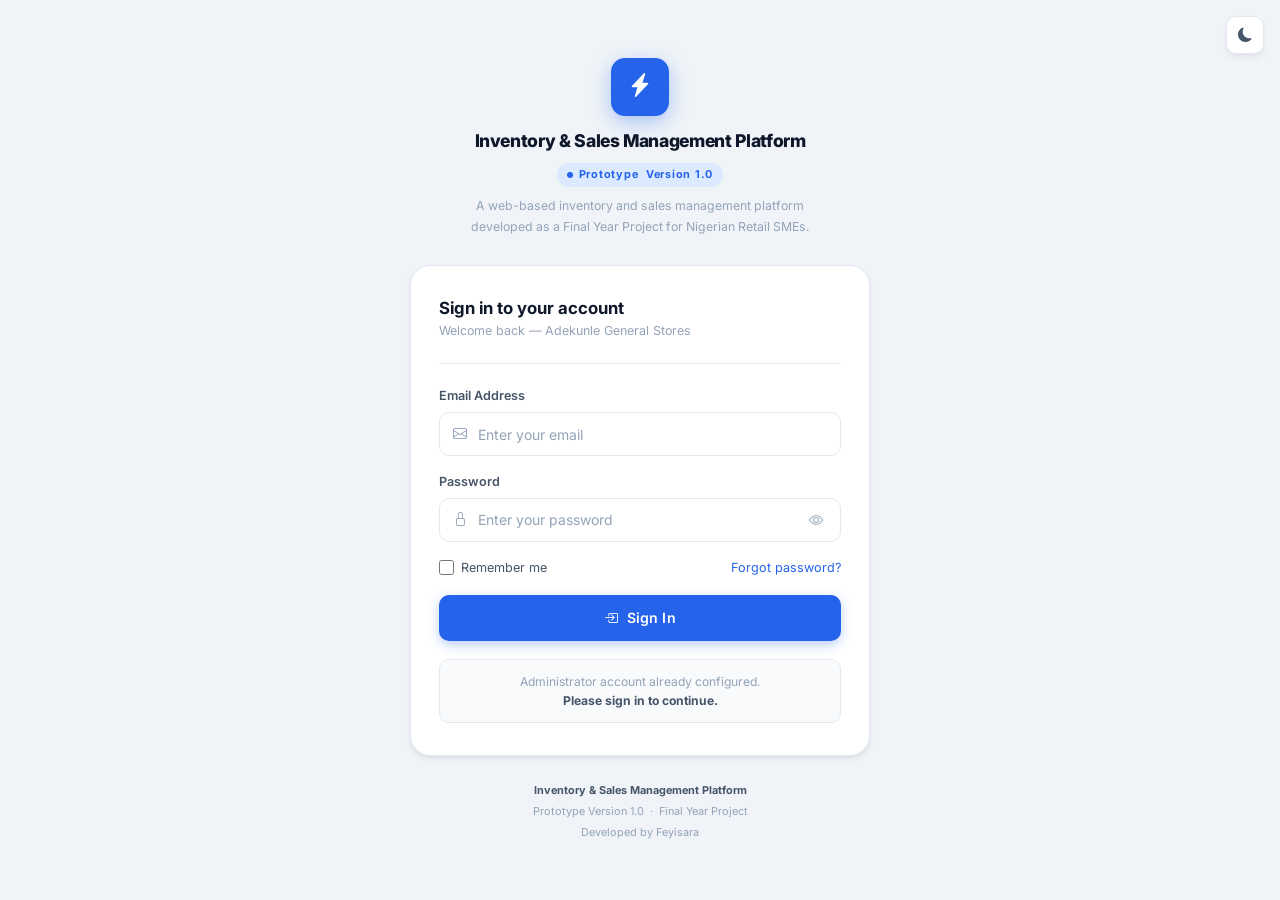
<file: pages/sales.html>
<!DOCTYPE html>
<html lang="en-NG" data-theme="light">
<head>
  <meta charset="UTF-8">
  <meta name="viewport" content="width=device-width, initial-scale=1.0">
  <title>Sales History — LedgerPulse</title>
  <link rel="manifest" href="../manifest.json">
  <link rel="apple-touch-icon" href="assets/icons/icon-192.png">
  <link rel="stylesheet" href="https://cdn.jsdelivr.net/npm/bootstrap@5.3.2/dist/css/bootstrap.min.css">
  <link rel="stylesheet" href="https://cdnjs.cloudflare.com/ajax/libs/font-awesome/6.5.0/css/all.min.css">
  <link href="https://fonts.googleapis.com/css2?family=Inter:wght@300;400;500;600;700;800&display=swap" rel="stylesheet">
  <link rel="stylesheet" href="../assets/css/theme.css">
  <style>
    /*
     * Sales History — page-specific styles
     */

    /* Summary stat strip */
    .sales-stat-strip {
      display: grid;
      grid-template-columns: repeat(auto-fit, minmax(140px, 1fr));
      gap: var(--space-3);
      margin-bottom: var(--space-5);
    }

    .sales-stat-item {
      background: var(--bg-surface);
      border: 1px solid var(--border-color);
      border-radius: var(--radius-lg);
      padding: var(--space-4) var(--space-5);
      display: flex;
      flex-direction: column;
      gap: 4px;
    }

    .sales-stat-label {
      font-size: var(--text-xs);
      font-weight: 600;
      text-transform: uppercase;
      letter-spacing: 0.07em;
      color: var(--text-muted);
    }

    .sales-stat-value {
      font-size: var(--text-xl);
      font-weight: 700;
      color: var(--text-primary);
      letter-spacing: -0.02em;
    }

    .sales-stat-sub {
      font-size: var(--text-xs);
      color: var(--text-muted);
    }

    /* Sale row in table — clickable to expand */
    .sale-row {
      cursor: pointer;
      transition: background 0.15s ease;
    }
    .sale-row:hover { background: var(--bg-surface-2) !important; }
    .sale-row.expanded { background: var(--color-primary-light) !important; }
    [data-theme="dark"] .sale-row.expanded { background: rgba(37,99,235,0.12) !important; }

    /* Expand chevron */
    .expand-chevron {
      transition: transform 0.25s ease;
      color: var(--text-muted);
      font-size: 0.8rem;
    }
    .expand-chevron.open { transform: rotate(180deg); }

    /* Expanded detail row */
    .sale-detail-row td {
      padding: 0 !important;
      background: var(--bg-surface-2);
      border-bottom: 2px solid var(--color-primary) !important;
    }

    .sale-detail-inner {
      padding: var(--space-4) var(--space-6);
      animation: fadeIn 0.2s ease;
    }

    /* Items table inside expanded row */
    .detail-items-table {
      width: 100%;
      border-collapse: collapse;
      font-size: var(--text-sm);
      margin-bottom: var(--space-3);
    }
    .detail-items-table th {
      font-size: 0.7rem;
      text-transform: uppercase;
      letter-spacing: 0.06em;
      color: var(--text-muted);
      font-weight: 600;
      padding: var(--space-2) var(--space-3);
      border-bottom: 1px solid var(--border-color);
      text-align: left;
    }
    .detail-items-table td {
      padding: var(--space-2) var(--space-3);
      color: var(--text-primary);
      border-bottom: 1px solid var(--border-light);
    }
    .detail-items-table tr:last-child td { border-bottom: none; }

    /* Detail totals block */
    .detail-totals {
      border-left: 3px solid var(--color-primary);
      padding: var(--space-3) var(--space-4);
      background: var(--bg-surface);
      border-radius: 0 var(--radius-md) var(--radius-md) 0;
      min-width: 220px;
    }

    .detail-total-row {
      display: flex;
      justify-content: space-between;
      font-size: var(--text-sm);
      margin-bottom: 6px;
      color: var(--text-secondary);
    }
    .detail-total-row.final {
      font-size: var(--text-base);
      font-weight: 700;
      color: var(--text-primary);
      padding-top: 6px;
      border-top: 1px dashed var(--border-color);
      margin-top: 4px;
    }

    /* Payment method pill */
    .method-pill {
      display: inline-flex;
      align-items: center;
      gap: 5px;
      padding: 3px 10px;
      border-radius: var(--radius-full);
      font-size: 0.7rem;
      font-weight: 600;
    }
    .method-cash     { background: var(--color-success-light); color: var(--color-success); }
    .method-transfer { background: var(--color-primary-light); color: var(--color-primary); }
    .method-card     { background: var(--color-info-light);    color: var(--color-info); }

    /* Receipt paper (in modal) */
    .receipt-paper {
      background: white;
      color: #1a1a1a;
      border-radius: var(--radius-md);
      padding: var(--space-6);
      font-family: 'Courier New', monospace;
      font-size: 13px;
      line-height: 1.6;
      max-width: 340px;
      margin: 0 auto;
    }
    .receipt-header   { text-align: center; margin-bottom: var(--space-4); }
    .receipt-biz-name { font-size: 16px; font-weight: 700; letter-spacing: 0.05em; }
    .receipt-divider  { border: none; border-top: 1px dashed #ccc; margin: var(--space-3) 0; }
    .receipt-row      { display: flex; justify-content: space-between; gap: var(--space-2); }
    .receipt-row.total-row {
      font-weight: 700; font-size: 14px;
      border-top: 1px dashed #ccc;
      padding-top: var(--space-2); margin-top: var(--space-2);
    }
    .receipt-footer   { text-align: center; margin-top: var(--space-4); color: #666; font-size: 11px; }

    /* Date group header in table */
    .date-group-row td {
      background: var(--bg-surface-2);
      font-size: var(--text-xs);
      font-weight: 700;
      text-transform: uppercase;
      letter-spacing: 0.08em;
      color: var(--text-muted);
      padding: var(--space-2) var(--space-4) !important;
      border-bottom: 1px solid var(--border-color);
    }

    /* Pagination */
    .pagination-bar {
      display: flex;
      align-items: center;
      justify-content: space-between;
      padding: var(--space-4) var(--space-2);
      font-size: var(--text-sm);
      color: var(--text-muted);
      flex-wrap: wrap;
      gap: var(--space-3);
    }
    /* RESPONSIVE ENGINE VIEWPORT BLOCK */
    @media (max-width: 991px) {
      /* Stack summary stats cards into two clean columns on smaller screens */
      .sales-stat-strip {
        grid-template-columns: repeat(auto-fit, minmax(130px, 1fr));
        gap: var(--space-2);
      }
      
      /* Make filter toolbar fields stack cleanly vertically */
      .card-body > div {
        flex-direction: column !important;
        align-items: stretch !important;
        gap: var(--space-3) !important;
      }
      
      .card-body > div > * {
        width: 100% !important;
        max-width: 100% !important;
      }

      /* Transform table layout into a responsive block list */
      #sales-table, 
      #sales-table thead, 
      #sales-table tbody, 
      #sales-table th, 
      #sales-table td, 
      #sales-table tr { 
        display: block; 
      }
      
      /* Hide the desktop header labels row safely */
      #sales-table thead tr { 
        position: absolute;
        top: -9999px;
        left: -9999px;
      }
      
      /* Turn each individual transaction row into its own clean card block */
      .sale-row {
        border: 1px solid var(--border-color);
        border-radius: var(--radius-md);
        margin-bottom: var(--space-3);
        padding: var(--space-3) !important;
        background: var(--bg-surface);
        position: relative;
      }
      
      .sale-row td {
        border: none !important;
        padding: var(--space-1) 0 !important;
        text-align: left !important;
        display: flex;
        justify-content: space-between;
        align-items: center;
        font-size: var(--text-sm);
      }

      /* Dynamically prepend data labels using CSS counters so rows retain full context */
      .sale-row td:nth-of-type(1) { order: 1; padding-bottom: var(--space-2) !important; border-bottom: 1px dashed var(--border-color) !important; }
      .sale-row td:nth-of-type(2)::before { content: "Receipt #:"; font-weight: 600; color: var(--text-muted); }
      .sale-row td:nth-of-type(2) { order: 2; }
      .sale-row td:nth-of-type(3)::before { content: "Date:"; font-weight: 600; color: var(--text-muted); }
      .sale-row td:nth-of-type(3) { order: 3; text-align: right !important; }
      .sale-row td:nth-of-type(4)::before { content: "Customer:"; font-weight: 600; color: var(--text-muted); }
      .sale-row td:nth-of-type(4) { order: 4; }
      .sale-row td:nth-of-type(5)::before { content: "Items Info:"; font-weight: 600; color: var(--text-muted); }
      .sale-row td:nth-of-type(5) { order: 5; text-align: right !important; }
      .sale-row td:nth-of-type(6)::before { content: "Payment:"; font-weight: 600; color: var(--text-muted); }
      .sale-row td:nth-of-type(6) { order: 6; }
      .sale-row td:nth-of-type(7)::before { content: "VAT (7.5%):"; font-weight: 600; color: var(--text-muted); }
      .sale-row td:nth-of-type(7) { order: 7; }
      .sale-row td:nth-of-type(8)::before { content: "Total Amount:"; font-weight: 600; color: var(--text-muted); }
      .sale-row td:nth-of-type(8) { order: 8; }
      .sale-row td:nth-of-type(9) { order: 9; justify-content: flex-end; gap: var(--space-2); padding-top: var(--space-2) !important; border-top: 1px dashed var(--border-color) !important; }

      /* Handle internal layout box properties for expanded details view on mobile */
      .sale-detail-row {
        margin-top: calc(-1 * var(--space-3));
        margin-bottom: var(--space-4);
        border: 1px solid var(--border-color);
        border-top: none;
        border-radius: 0 0 var(--radius-md) var(--radius-md);
      }
      .sale-detail-inner {
        padding: var(--space-3) !important;
      }
      .detail-items-table th { padding: var(--space-1) var(--space-2); }
      .detail-items-table td { padding: var(--space-2) var(--space-2); }
    }


    /* Print styles */
    @media print {
      body > *:not(#print-area) { display: none !important; }
      #print-area {
        display: block !important;
        position: fixed; inset: 0;
        background: white; z-index: 9999; padding: 20px;
      }
    }
  </style>
</head>
<body>

<div class="app-shell">
  <aside id="app-sidebar" class="sidebar"></aside>
  <div id="sidebar-overlay" class="sidebar-overlay"></div>

  <div class="app-main" id="app-main">

    <!-- Topbar -->
    <header class="topbar" id="app-topbar">
      <div class="topbar-left">
        <button class="sidebar-toggle" id="sidebar-toggle-btn">
          <i class="fa-solid fa-bars"></i>
        </button>
        <span class="topbar-title" id="topbar-title">Sales History</span>
      </div>
      <div class="topbar-right">
        <button class="theme-toggle"><i class="fa-solid fa-moon"></i></button>
        <div class="dropdown">
          <button class="user-avatar-btn dropdown-toggle" data-bs-toggle="dropdown">
            <div class="user-avatar" id="topbar-avatar">AU</div>
            <span class="d-none d-md-inline" id="topbar-username">Admin</span>
            <i class="fa-solid fa-chevron-down" style="font-size:0.65rem;color:var(--text-muted);"></i>
          </button>
          <ul class="dropdown-menu dropdown-menu-end">
            <li>
              <div style="padding:var(--space-3) var(--space-4);border-bottom:1px solid var(--border-color);">
                <div style="font-size:var(--text-sm);font-weight:600;" id="topbar-username-dd"></div>
                <div style="font-size:var(--text-xs);color:var(--text-muted);" id="topbar-userrole"></div>
              </div>
            </li>
            <li>
              <a class="dropdown-item logout-btn" href="#">
                <i class="fa-solid fa-right-from-bracket me-2"></i>Sign Out
              </a>
            </li>
          </ul>
        </div>
      </div>
    </header>

    <main class="page-content">

      <!-- Page Header -->
      <div class="page-header">
        <div>
          <h1 class="section-title">Sales History</h1>
          <p class="section-subtitle" id="sales-count-label">Loading...</p>
        </div>
        <a href="pos.html" class="btn btn-primary">
          <i class="fa-solid fa-plus"></i> New Sale
        </a>
      </div>

      <!-- Summary Stats Strip -->
      <div class="sales-stat-strip" id="sales-stats">
        <div class="sales-stat-item">
          <span class="sales-stat-label">Total Revenue</span>
          <span class="sales-stat-value" id="stat-revenue">₦0</span>
          <span class="sales-stat-sub" id="stat-period">Selected period</span>
        </div>
        <div class="sales-stat-item">
          <span class="sales-stat-label">Transactions</span>
          <span class="sales-stat-value" id="stat-count">0</span>
          <span class="sales-stat-sub">Sales recorded</span>
        </div>
        <div class="sales-stat-item">
          <span class="sales-stat-label">Avg. Sale</span>
          <span class="sales-stat-value" id="stat-avg">₦0</span>
          <span class="sales-stat-sub">Per transaction</span>
        </div>
        <div class="sales-stat-item">
          <span class="sales-stat-label">VAT Collected</span>
          <span class="sales-stat-value" id="stat-vat">₦0</span>
          <span class="sales-stat-sub">7.5% on sales</span>
        </div>
        <div class="sales-stat-item">
          <span class="sales-stat-label">Items Sold</span>
          <span class="sales-stat-value" id="stat-items">0</span>
          <span class="sales-stat-sub">Total units</span>
        </div>
      </div>

      <!-- Filter & Search Toolbar -->
      <div class="card mb-4">
        <div class="card-body" style="padding:var(--space-4);">
          <div style="display:flex;align-items:center;gap:var(--space-3);flex-wrap:wrap;">

            <!-- Receipt / customer search -->
            <div class="input-group" style="flex:1;min-width:200px;max-width:320px;">
              <span class="input-group-icon"><i class="fa-solid fa-magnifying-glass"></i></span>
              <input
                type="text"
                id="sales-search"
                class="form-control"
                placeholder="Receipt #, customer, product..."
              >
            </div>

            <!-- Date from -->
            <div style="display:flex;align-items:center;gap:var(--space-2);">
              <label style="font-size:var(--text-xs);color:var(--text-muted);white-space:nowrap;">From</label>
              <input type="date" id="date-from" class="form-control" style="width:auto;">
            </div>

            <!-- Date to -->
            <div style="display:flex;align-items:center;gap:var(--space-2);">
              <label style="font-size:var(--text-xs);color:var(--text-muted);white-space:nowrap;">To</label>
              <input type="date" id="date-to" class="form-control" style="width:auto;">
            </div>

            <!-- Payment method filter -->
            <select id="method-filter" class="form-control form-select" style="width:auto;">
              <option value="">All Methods</option>
              <option value="cash">Cash</option>
              <option value="transfer">Transfer</option>
              <option value="card">Card</option>
            </select>

            <!-- Quick range buttons -->
            <div style="display:flex;gap:var(--space-1);">
              <button class="btn btn-outline btn-sm range-btn" data-range="today">Today</button>
              <button class="btn btn-outline btn-sm range-btn" data-range="7">7d</button>
              <button class="btn btn-outline btn-sm range-btn active" data-range="30">30d</button>
              <button class="btn btn-outline btn-sm range-btn" data-range="all">All</button>
            </div>

            <!-- Clear filters -->
            <button class="btn btn-ghost btn-sm" id="clear-filters-btn" style="color:var(--text-muted);">
              <i class="fa-solid fa-xmark"></i> Clear
            </button>

          </div>
        </div>
      </div>

      <!-- Sales Table -->
      <div class="tf-table-wrapper" id="sales-table-wrapper">
        <table class="tf-table" id="sales-table">
          <thead>
            <tr>
              <th style="width:32px;"></th><!-- expand toggle -->
              <th>Receipt #</th>
              <th>Date & Time</th>
              <th>Customer</th>
              <th>Items</th>
              <th>Payment</th>
              <th>VAT</th>
              <th>Total</th>
              <th style="text-align:right;">Actions</th>
            </tr>
          </thead>
          <tbody id="sales-tbody">
            <!-- Populated by JS -->
          </tbody>
        </table>
      </div>

      <!-- Pagination -->
      <div class="pagination-bar" id="pagination-bar"></div>

    </main>
  </div>
</div>

<!-- ══════════════════════════════════════════════════════════════
     RECEIPT VIEW MODAL
═══════════════════════════════════════════════════════════════ -->
<div class="modal fade" id="receipt-modal" tabindex="-1" aria-hidden="true">
  <div class="modal-dialog modal-dialog-centered modal-dialog-scrollable" style="max-width:440px;">
    <div class="modal-content">

      <div class="modal-header">
        <div style="display:flex;align-items:center;gap:var(--space-3);">
          <div style="width:36px;height:36px;border-radius:var(--radius-md);background:var(--color-primary-light);color:var(--color-primary);display:flex;align-items:center;justify-content:center;">
            <i class="fa-solid fa-receipt"></i>
          </div>
          <div>
            <h5 class="modal-title" id="receipt-modal-number">Receipt</h5>
            <div style="font-size:var(--text-xs);color:var(--text-muted);" id="receipt-modal-date"></div>
          </div>
        </div>
        <button type="button" class="btn-close" data-bs-dismiss="modal"></button>
      </div>

      <div class="modal-body" style="background:var(--bg-surface-2);padding:var(--space-5);">
        <div class="receipt-paper" id="receipt-paper">
          <!-- Populated by JS -->
        </div>
      </div>

      <div class="modal-footer" style="justify-content:space-between;">
        <button class="btn btn-outline" data-bs-dismiss="modal">Close</button>
        <div style="display:flex;gap:var(--space-2);">
          <button class="btn btn-outline" id="modal-print-btn">
            <i class="fa-solid fa-print"></i> Print
          </button>
          <button class="btn btn-primary" id="modal-whatsapp-btn">
            <i class="fa-brands fa-whatsapp"></i> Share
          </button>
        </div>
      </div>

    </div>
  </div>
</div>

<!-- Hidden print area -->
<div id="print-area" style="display:none;"></div>

<!-- Toast container -->
<div id="tf-toast-container" class="toast-container"></div>

<!-- Scripts -->
<script src="https://cdn.jsdelivr.net/npm/bootstrap@5.3.2/dist/js/bootstrap.bundle.min.js"></script>
<script src="../assets/js/storage.js"></script>
<script src="../assets/js/theme.js"></script>
<script src="../assets/js/utils.js"></script>
<script src="../assets/js/app.js"></script>

<script>
/**
 * Sales History Module
 * ====================
 * Features:
 * - Searchable by receipt number, customer name, product name
 * - Filterable by date range (from/to) and payment method
 * - Quick-range buttons: Today / 7d / 30d / All
 * - Paginated table (15 rows per page)
 * - Expandable rows showing full itemised sale details
 * - Receipt view modal with print and WhatsApp share
 * - Summary stats strip that updates with active filters
 */
const SalesHistory = (() => {

  // ── State ────────────────────────────────────────────────────────────────
  let allSales      = [];   // All sales from storage (newest first)
  let filteredSales = [];   // After filters applied
  let currentPage   = 1;
  const PAGE_SIZE   = 15;

  let expandedId    = null; // ID of currently expanded sale row
  let viewingSale   = null; // Sale object in receipt modal

  let receiptModal;

  // ── Init ─────────────────────────────────────────────────────────────────
  function init() {
    receiptModal = new bootstrap.Modal(document.getElementById('receipt-modal'));

    // Set default date range to last 30 days
    document.getElementById('date-to').value   = Utils.todayISO();
    document.getElementById('date-from').value = Utils.daysAgoISO(30);

    loadAndRender();
    bindEvents();
    bindModalButtons();
  }

  // ── Data ─────────────────────────────────────────────────────────────────
  function loadAndRender() {
    // Load all sales, newest first
    allSales = [...Storage.getSales()].sort(
      (a, b) => new Date(b.createdAt) - new Date(a.createdAt)
    );
    applyFilters();
  }

  // ── Filters ───────────────────────────────────────────────────────────────
  function applyFilters() {
    const q       = document.getElementById('sales-search').value.trim().toLowerCase();
    const from    = document.getElementById('date-from').value;
    const to      = document.getElementById('date-to').value;
    const method  = document.getElementById('method-filter').value;

    filteredSales = allSales.filter((sale) => {

      // ── Date range filter ──
      if (from) {
        const saleDate = new Date(sale.createdAt);
        const fromDate = new Date(from + 'T00:00:00');
        if (saleDate < fromDate) return false;
      }
      if (to) {
        const saleDate = new Date(sale.createdAt);
        const toDate   = new Date(to + 'T23:59:59');
        if (saleDate > toDate) return false;
      }

      // ── Payment method filter ──
      if (method && sale.paymentMethod !== method) return false;

      // ── Text search ──
      if (q) {
        const inReceipt  = (sale.receiptNumber || '').toLowerCase().includes(q);
        const inCustomer = (sale.customerName  || '').toLowerCase().includes(q);
        const inCashier  = (sale.cashier       || '').toLowerCase().includes(q);
        const inItems    = (sale.items || []).some(
          (i) => (i.productName || '').toLowerCase().includes(q)
        );
        if (!inReceipt && !inCustomer && !inCashier && !inItems) return false;
      }

      return true;
    });

    currentPage  = 1;
    expandedId   = null;
    renderStats();
    renderTable();
    updateCountLabel();
  }

  // ── Stats Strip ───────────────────────────────────────────────────────────
  function renderStats() {
    const summary = Utils.summariseSales(filteredSales);

    _set('stat-revenue', Utils.formatCurrency(summary.totalRevenue, true));
    _set('stat-count',   summary.transactions);
    _set('stat-avg',     Utils.formatCurrency(summary.avgTransaction, true));
    _set('stat-vat',     Utils.formatCurrency(summary.totalVAT, true));
    _set('stat-items',   Utils.formatNumber(summary.totalItems));

    // Period label
    const from = document.getElementById('date-from').value;
    const to   = document.getElementById('date-to').value;
    const periodLabel = from && to
      ? `${Utils.formatDate(from)} – ${Utils.formatDate(to)}`
      : 'All time';
    _set('stat-period', periodLabel);
  }

  // ── Table Render ──────────────────────────────────────────────────────────
  function renderTable() {
    const tbody = document.getElementById('sales-tbody');
    if (!tbody) return;

    const start = (currentPage - 1) * PAGE_SIZE;
    const page  = filteredSales.slice(start, start + PAGE_SIZE);

    if (page.length === 0) {
      tbody.innerHTML = `
        <tr>
          <td colspan="9">
            <div class="empty-state">
              <div class="empty-state-icon"><i class="fa-solid fa-receipt"></i></div>
              <p class="empty-state-title">No sales found</p>
              <p class="empty-state-desc">
                Try adjusting your search terms or date range filters.
              </p>
                <a href="pos.html" class="btn btn-primary btn-sm mt-2">
                <i class="fa-solid fa-plus"></i> Make a Sale
              </a>
            </div>
          </td>
        </tr>`;
      renderPagination(0);
      return;
    }

    // Build rows — each sale row + a hidden detail row beneath it
    const rows = [];
    let   lastDate = '';

    page.forEach((sale) => {
      // ── Date group separator ──
      const saleDate = new Date(sale.createdAt).toLocaleDateString('en-NG', {
        weekday: 'long', year: 'numeric', month: 'long', day: 'numeric'
      });
      if (saleDate !== lastDate) {
        rows.push(`
          <tr class="date-group-row">
            <td colspan="9">${saleDate}</td>
          </tr>`);
        lastDate = saleDate;
      }

      // ── Sale summary row ──
      const isExpanded = sale.id === expandedId;
      const itemCount  = (sale.items || []).length;
      const itemNames  = (sale.items || [])
        .slice(0, 2)
        .map((i) => Utils.escapeHtml(Utils.truncate(i.productName, 16)))
        .join(', ');
      const moreItems  = itemCount > 2 ? ` +${itemCount - 2} more` : '';
      const methodCfg  = _methodConfig(sale.paymentMethod);

      rows.push(`
        <tr
          class="sale-row ${isExpanded ? 'expanded' : ''}"
          id="sale-row-${sale.id}"
          onclick="SalesHistory.toggleExpand('${sale.id}')"
          aria-expanded="${isExpanded}"
        >
          <!-- Expand toggle -->
          <td style="padding-left:var(--space-4);">
            <i class="fa-solid fa-chevron-down expand-chevron ${isExpanded ? 'open' : ''}"></i>
          </td>

          <!-- Receipt number -->
          <td>
            <span style="font-family:var(--font-mono);font-size:0.75rem;font-weight:600;color:var(--color-primary);">
              ${Utils.escapeHtml(sale.receiptNumber || '—')}
            </span>
          </td>

          <!-- Date & time -->
          <td>
            <div style="font-size:var(--text-sm);">${Utils.formatDate(sale.createdAt)}</div>
            <div style="font-size:var(--text-xs);color:var(--text-muted);">${Utils.formatTime(sale.createdAt)}</div>
          </td>

          <!-- Customer -->
          <td>
            <div style="font-size:var(--text-sm);">
              ${sale.customerName
                ? Utils.escapeHtml(Utils.truncate(sale.customerName, 18))
                : '<span style="color:var(--text-muted);">Walk-in</span>'}
            </div>
            <div style="font-size:0.65rem;color:var(--text-muted);">
              ${Utils.escapeHtml(sale.cashier || '')}
            </div>
          </td>

          <!-- Items preview -->
          <td>
            <div style="font-size:var(--text-xs);color:var(--text-secondary);">
              ${itemNames}${moreItems}
            </div>
            <div style="font-size:0.65rem;color:var(--text-muted);">${itemCount} item${itemCount !== 1 ? 's' : ''}</div>
          </td>

          <!-- Payment method -->
          <td>
            <span class="method-pill ${methodCfg.cls}">
              <i class="fa-solid ${methodCfg.icon}"></i>
              ${methodCfg.label}
            </span>
          </td>

          <!-- VAT -->
          <td style="font-size:var(--text-sm);color:var(--text-muted);">
            ${Utils.formatCurrency(sale.vatAmount || 0)}
          </td>

          <!-- Total -->
          <td>
            <span style="font-size:var(--text-sm);font-weight:700;color:var(--text-primary);">
              ${Utils.formatCurrency(sale.total)}
            </span>
          </td>

          <!-- Actions — stop propagation so clicks don't toggle expand -->
          <td onclick="event.stopPropagation();" style="text-align:right;">
            <button
              class="btn btn-ghost btn-icon-sm"
              title="View Receipt"
              onclick="SalesHistory.viewReceipt('${sale.id}')"
            >
              <i class="fa-solid fa-receipt"></i>
            </button>
            <button
              class="btn btn-ghost btn-icon-sm"
              title="Print Receipt"
              onclick="SalesHistory.printReceipt('${sale.id}')"
            >
              <i class="fa-solid fa-print"></i>
            </button>
          </td>
        </tr>

        <!-- ── Expanded detail row (hidden when not expanded) ── -->
        <tr class="sale-detail-row" id="detail-row-${sale.id}"
          style="${isExpanded ? '' : 'display:none;'}">
          <td colspan="9">
            ${buildDetailHtml(sale)}
          </td>
        </tr>
      `);
    });

    tbody.innerHTML = rows.join('');
    renderPagination(filteredSales.length);
  }

  // ── Build Detail HTML (expanded row content) ──────────────────────────────
  function buildDetailHtml(sale) {
    // Itemised list
    const itemRows = (sale.items || []).map((item) => `
      <tr>
        <td>
          <div style="font-weight:500;">${Utils.escapeHtml(item.productName)}</div>
          <div style="font-size:0.65rem;color:var(--text-muted);font-family:var(--font-mono);">${Utils.escapeHtml(item.sku || '')}</div>
        </td>
        <td style="text-align:right;">${Utils.formatCurrency(item.price)}</td>
        <td style="text-align:center;">${item.quantity}</td>
        <td style="text-align:right;font-weight:600;">${Utils.formatCurrency(item.subtotal)}</td>
      </tr>`).join('');

    const methodCfg = _methodConfig(sale.paymentMethod);

    return `
      <div class="sale-detail-inner">
        <div style="display:flex;gap:var(--space-6);flex-wrap:wrap;align-items:flex-start;">

          <!-- Items table -->
          <div style="flex:1;min-width:280px;">
            <div style="font-size:var(--text-xs);font-weight:700;text-transform:uppercase;letter-spacing:0.08em;color:var(--text-muted);margin-bottom:var(--space-2);">
              Items Purchased
            </div>
            <table class="detail-items-table">
              <thead>
                <tr>
                  <th>Product</th>
                  <th style="text-align:right;">Unit Price</th>
                  <th style="text-align:center;">Qty</th>
                  <th style="text-align:right;">Subtotal</th>
                </tr>
              </thead>
              <tbody>${itemRows}</tbody>
            </table>
          </div>

          <!-- Totals block -->
          <div style="min-width:220px;">
            <div style="font-size:var(--text-xs);font-weight:700;text-transform:uppercase;letter-spacing:0.08em;color:var(--text-muted);margin-bottom:var(--space-2);">
              Sale Summary
            </div>
            <div class="detail-totals">
              <div class="detail-total-row">
                <span>Subtotal</span>
                <span>${Utils.formatCurrency(sale.subtotal)}</span>
              </div>
              ${sale.discount > 0 ? `
                <div class="detail-total-row" style="color:var(--color-danger);">
                  <span>Discount</span>
                  <span>−${Utils.formatCurrency(sale.discount)}</span>
                </div>` : ''}
              <div class="detail-total-row">
                <span>VAT (${sale.vatRate || 7.5}%)</span>
                <span>${Utils.formatCurrency(sale.vatAmount)}</span>
              </div>
              <div class="detail-total-row final">
                <span>Total</span>
                <span>${Utils.formatCurrency(sale.total)}</span>
              </div>

              <!-- Metadata -->
              <div style="margin-top:var(--space-3);padding-top:var(--space-3);border-top:1px solid var(--border-color);">
                <div style="font-size:var(--text-xs);color:var(--text-muted);margin-bottom:4px;">
                  <i class="fa-solid ${methodCfg.icon}" style="width:14px;"></i>
                  ${methodCfg.label}
                </div>
                ${sale.customerName ? `
                  <div style="font-size:var(--text-xs);color:var(--text-muted);margin-bottom:4px;">
                    <i class="fa-solid fa-user" style="width:14px;"></i>
                    ${Utils.escapeHtml(sale.customerName)}
                  </div>` : ''}
                <div style="font-size:var(--text-xs);color:var(--text-muted);margin-bottom:4px;">
                  <i class="fa-solid fa-clock" style="width:14px;"></i>
                  ${Utils.formatDateTime(sale.createdAt)}
                </div>
                <div style="font-size:var(--text-xs);color:var(--text-muted);">
                  <i class="fa-solid fa-user-tie" style="width:14px;"></i>
                  ${Utils.escapeHtml(sale.cashier || 'Staff')}
                </div>
              </div>
            </div>

            <!-- Action buttons -->
            <div style="display:flex;gap:var(--space-2);margin-top:var(--space-3);">
              <button
                class="btn btn-outline btn-sm"
                onclick="SalesHistory.viewReceipt('${sale.id}')"
              >
                <i class="fa-solid fa-receipt"></i> Receipt
              </button>
              <button
                class="btn btn-outline btn-sm"
                onclick="SalesHistory.printReceipt('${sale.id}')"
              >
                <i class="fa-solid fa-print"></i> Print
              </button>
            </div>
          </div>

        </div>
      </div>`;
  }
  // ── Toggle Expand Row ─────────────────────────────────────────────────────
  function toggleExpand(saleId) {
    const detailRow = document.getElementById(`detail-row-${saleId}`);
    const saleRow   = document.getElementById(`sale-row-${saleId}`);
    const chevron   = saleRow?.querySelector('.expand-chevron');

    if (expandedId === saleId) {
      // Collapse current
      detailRow?.style && (detailRow.style.display = 'none');
      saleRow?.classList.remove('expanded');
      chevron?.classList.remove('open');
      expandedId = null;
    } else {
      // Collapse any previously expanded row
      if (expandedId) {
        const prevDetail = document.getElementById(`detail-row-${expandedId}`);
        const prevRow    = document.getElementById(`sale-row-${expandedId}`);
        const prevChev   = prevRow?.querySelector('.expand-chevron');
        if (prevDetail) prevDetail.style.display = 'none';
        prevRow?.classList.remove('expanded');
        prevChev?.classList.remove('open');
      }

      // Expand clicked row
      if (detailRow) detailRow.style.display = '';
      saleRow?.classList.add('expanded');
      chevron?.classList.add('open');
      expandedId = saleId;
    }
  }

  // ── Receipt Modal ─────────────────────────────────────────────────────────
  function viewReceipt(saleId) {
    const sale     = Storage.getSales().find((s) => s.id === saleId);
    if (!sale) return;
    viewingSale    = sale;

    const settings = Storage.getSettings();
    _set('receipt-modal-number', sale.receiptNumber || 'Receipt');
    _set('receipt-modal-date',   Utils.formatDateTime(sale.createdAt));

    document.getElementById('receipt-paper').innerHTML =
      buildReceiptHtml(sale, settings);

    receiptModal.show();
  }

  // ── Build Receipt HTML ────────────────────────────────────────────────────
  function buildReceiptHtml(sale, settings) {
    const biz     = settings?.businessName    || 'LedgerPulse Store';
    const address = settings?.businessAddress || '';
    const phone   = settings?.businessPhone   || '';
    const methodLabels = { cash: 'Cash', transfer: 'Bank Transfer', card: 'Card Payment' };

    const itemsHtml = (sale.items || []).map((item) => `
      <div class="receipt-row">
        <span style="flex:1;">${Utils.escapeHtml(Utils.truncate(item.productName, 24))}</span>
        <span>${item.quantity}×</span>
        <span style="min-width:80px;text-align:right;">${Utils.formatCurrency(item.subtotal)}</span>
      </div>`).join('');

    return `
      <div class="receipt-header">
        <div class="receipt-biz-name">${Utils.escapeHtml(biz)}</div>
        ${address ? `<div style="font-size:11px;color:#555;">${Utils.escapeHtml(address)}</div>` : ''}
        ${phone   ? `<div style="font-size:11px;color:#555;">Tel: ${Utils.escapeHtml(phone)}</div>` : ''}
      </div>

      <hr class="receipt-divider">

      <div class="receipt-row" style="font-size:11px;color:#555;">
        <span>Receipt: <strong>${Utils.escapeHtml(sale.receiptNumber || '')}</strong></span>
        <span>${Utils.formatDate(sale.createdAt)}</span>
      </div>
      <div style="font-size:11px;color:#555;margin-bottom:8px;">
        Time: ${Utils.formatTime(sale.createdAt)}
        &nbsp;·&nbsp;
        Cashier: ${Utils.escapeHtml(sale.cashier || 'Staff')}
      </div>
      ${sale.customerName
        ? `<div style="font-size:11px;color:#555;margin-bottom:8px;">
            Customer: ${Utils.escapeHtml(sale.customerName)}
           </div>`
        : ''}

      <hr class="receipt-divider">

      <div style="font-size:10px;color:#999;text-transform:uppercase;letter-spacing:0.08em;margin-bottom:6px;">
        Items
      </div>
      <div style="margin-bottom:8px;">${itemsHtml}</div>

      <hr class="receipt-divider">

      <div class="receipt-row" style="font-size:12px;margin-bottom:4px;">
        <span>Subtotal</span><span>${Utils.formatCurrency(sale.subtotal)}</span>
      </div>
      ${sale.discount > 0 ? `
        <div class="receipt-row" style="font-size:12px;color:#e53e3e;margin-bottom:4px;">
          <span>Discount</span><span>−${Utils.formatCurrency(sale.discount)}</span>
        </div>` : ''}
      <div class="receipt-row" style="font-size:12px;margin-bottom:4px;">
        <span>VAT (${sale.vatRate || 7.5}%)</span>
        <span>${Utils.formatCurrency(sale.vatAmount)}</span>
      </div>
      <div class="receipt-row total-row">
        <span>TOTAL</span>
        <span>${Utils.formatCurrency(sale.total)}</span>
      </div>
      <div style="margin-top:8px;font-size:12px;">
        <strong>Payment:</strong> ${methodLabels[sale.paymentMethod] || sale.paymentMethod || 'Cash'}
      </div>

      <div class="receipt-footer">
        <hr class="receipt-divider">
        <div>Thank you for your patronage!</div>
        <div style="margin-top:4px;">Powered by LedgerPulse &nbsp;·&nbsp; ledgerpulse.ng</div>
      </div>`;
  }

  // ── Print Receipt ─────────────────────────────────────────────────────────
  function printReceipt(saleId) {
    const sale = Storage.getSales().find((s) => s.id === saleId);
    if (!sale) return;

    const settings  = Storage.getSettings();
    const printArea = document.getElementById('print-area');
    printArea.innerHTML = `
      <div style="font-family:'Courier New',monospace;font-size:13px;max-width:340px;margin:0 auto;padding:20px;">
        ${buildReceiptHtml(sale, settings)}
      </div>`;

    window.print();
  }

  // ── WhatsApp Share ────────────────────────────────────────────────────────
  function shareWhatsApp(sale) {
    if (!sale) return;
    const settings = Storage.getSettings();
    const biz      = settings.businessName || 'LedgerPulse Store';
    const methodLabels = { cash: 'Cash', transfer: 'Bank Transfer', card: 'Card Payment' };

    const lines = [
      `*${biz}*`,
      settings.businessAddress || '',
      `Receipt #: ${sale.receiptNumber}`,
      `Date: ${Utils.formatDate(sale.createdAt)} ${Utils.formatTime(sale.createdAt)}`,
      sale.customerName ? `Customer: ${sale.customerName}` : '',
      '──────────────────',
      ...(sale.items || []).map(
        (i) => `${i.productName} ×${i.quantity} = ${Utils.formatCurrency(i.subtotal)}`
      ),
      '──────────────────',
      `Subtotal: ${Utils.formatCurrency(sale.subtotal)}`,
      sale.discount > 0 ? `Discount: −${Utils.formatCurrency(sale.discount)}` : null,
      `VAT (${sale.vatRate || 7.5}%): ${Utils.formatCurrency(sale.vatAmount)}`,
      `*TOTAL: ${Utils.formatCurrency(sale.total)}*`,
      `Payment: ${methodLabels[sale.paymentMethod] || sale.paymentMethod}`,
      '',
      'Thank you for your patronage!',
    ].filter(Boolean).join('\n');

    window.open(`https://wa.me/?text=${encodeURIComponent(lines)}`, '_blank');
  }

  // ── Pagination ────────────────────────────────────────────────────────────
  function renderPagination(total) {
    const bar        = document.getElementById('pagination-bar');
    if (!bar) return;

    const totalPages = Math.ceil(total / PAGE_SIZE);
    if (total === 0) { bar.innerHTML = ''; return; }

    const start = (currentPage - 1) * PAGE_SIZE + 1;
    const end   = Math.min(currentPage * PAGE_SIZE, total);

    // Build page number buttons (show max 5 around current)
    const pageButtons = [];
    const maxVisible  = 5;
    let   startPage   = Math.max(1, currentPage - Math.floor(maxVisible / 2));
    let   endPage     = Math.min(totalPages, startPage + maxVisible - 1);
    if (endPage - startPage < maxVisible - 1) {
      startPage = Math.max(1, endPage - maxVisible + 1);
    }

    for (let i = startPage; i <= endPage; i++) {
      pageButtons.push(`
        <button
          class="btn btn-sm ${i === currentPage ? 'btn-primary' : 'btn-outline'}"
          onclick="SalesHistory.goPage(${i})"
        >${i}</button>`);
    }

    bar.innerHTML = `
      <span>Showing ${start}–${end} of ${total} sales</span>
      <div style="display:flex;gap:var(--space-1);align-items:center;">
        <button class="btn btn-outline btn-sm"
          ${currentPage === 1 ? 'disabled' : ''}
          onclick="SalesHistory.goPage(1)">
          <i class="fa-solid fa-angles-left"></i>
        </button>
        <button class="btn btn-outline btn-sm"
          ${currentPage === 1 ? 'disabled' : ''}
          onclick="SalesHistory.goPage(${currentPage - 1})">
          <i class="fa-solid fa-chevron-left"></i>
        </button>
        ${pageButtons.join('')}
        <button class="btn btn-outline btn-sm"
          ${currentPage === totalPages ? 'disabled' : ''}
          onclick="SalesHistory.goPage(${currentPage + 1})">
          <i class="fa-solid fa-chevron-right"></i>
        </button>
        <button class="btn btn-outline btn-sm"
          ${currentPage === totalPages ? 'disabled' : ''}
          onclick="SalesHistory.goPage(${totalPages})">
          <i class="fa-solid fa-angles-right"></i>
        </button>
      </div>`;
  }

  function goPage(page) {
    currentPage = page;
    expandedId  = null;
    renderTable();
    window.scrollTo({ top: 0, behavior: 'smooth' });
  }
   // ── Count Label ───────────────────────────────────────────────────────────
  function updateCountLabel() {
    _set('sales-count-label',
      `${filteredSales.length} of ${allSales.length} sale${allSales.length !== 1 ? 's' : ''} shown`
    );
  }

  // ── Quick Range Buttons ───────────────────────────────────────────────────
  function applyQuickRange(range) {
    const fromEl = document.getElementById('date-from');
    const toEl   = document.getElementById('date-to');

    toEl.value = Utils.todayISO();

    if (range === 'today') {
      fromEl.value = Utils.todayISO();
    } else if (range === 'all') {
      fromEl.value = '';
      toEl.value   = '';
    } else {
      fromEl.value = Utils.daysAgoISO(parseInt(range, 10));
    }

    applyFilters();
  }

  // ── Event Binding ─────────────────────────────────────────────────────────
  function bindEvents() {
    // Search input (debounced)
    document.getElementById('sales-search')?.addEventListener(
      'input', Utils.debounce(applyFilters, 300)
    );

    // Date & method filters
    ['date-from', 'date-to', 'method-filter'].forEach((id) => {
      document.getElementById(id)?.addEventListener('change', applyFilters);
    });

    // Quick range buttons
    document.querySelectorAll('.range-btn').forEach((btn) => {
      btn.addEventListener('click', () => {
        document.querySelectorAll('.range-btn').forEach((b) => b.classList.remove('active'));
        btn.classList.add('active');
        applyQuickRange(btn.dataset.range);
      });
    });

    // Clear filters button
    document.getElementById('clear-filters-btn')?.addEventListener('click', () => {
      document.getElementById('sales-search').value = '';
      document.getElementById('date-from').value    = Utils.daysAgoISO(30);
      document.getElementById('date-to').value      = Utils.todayISO();
      document.getElementById('method-filter').value = '';
      document.querySelectorAll('.range-btn').forEach((b) => {
        b.classList.toggle('active', b.dataset.range === '30');
      });
      applyFilters();
    });
  }

  // ── Modal Button Binding ──────────────────────────────────────────────────
  function bindModalButtons() {
    document.getElementById('modal-print-btn')?.addEventListener('click', () => {
      if (viewingSale) printReceipt(viewingSale.id);
    });

    document.getElementById('modal-whatsapp-btn')?.addEventListener('click', () => {
      if (viewingSale) shareWhatsApp(viewingSale);
    });
  }

  // ── Helpers ───────────────────────────────────────────────────────────────
  function _methodConfig(method) {
    const map = {
      cash:     { label: 'Cash',     icon: 'fa-money-bill-wave',    cls: 'method-cash'     },
      transfer: { label: 'Transfer', icon: 'fa-building-columns',   cls: 'method-transfer' },
      card:     { label: 'Card',     icon: 'fa-credit-card',        cls: 'method-card'     },
    };
    return map[method] || map.cash;
  }

  function _set(id, val) {
    const el = document.getElementById(id);
    if (el) el.textContent = val;
  }

  // Public API
  return { init, toggleExpand, viewReceipt, printReceipt, goPage };

})();

document.addEventListener('DOMContentLoaded', () => {
  App.init({
    pageTitle: 'Sales History',
    onReady:   () => SalesHistory.init(),
  });
});

</script>
</body>
</html>
</file>
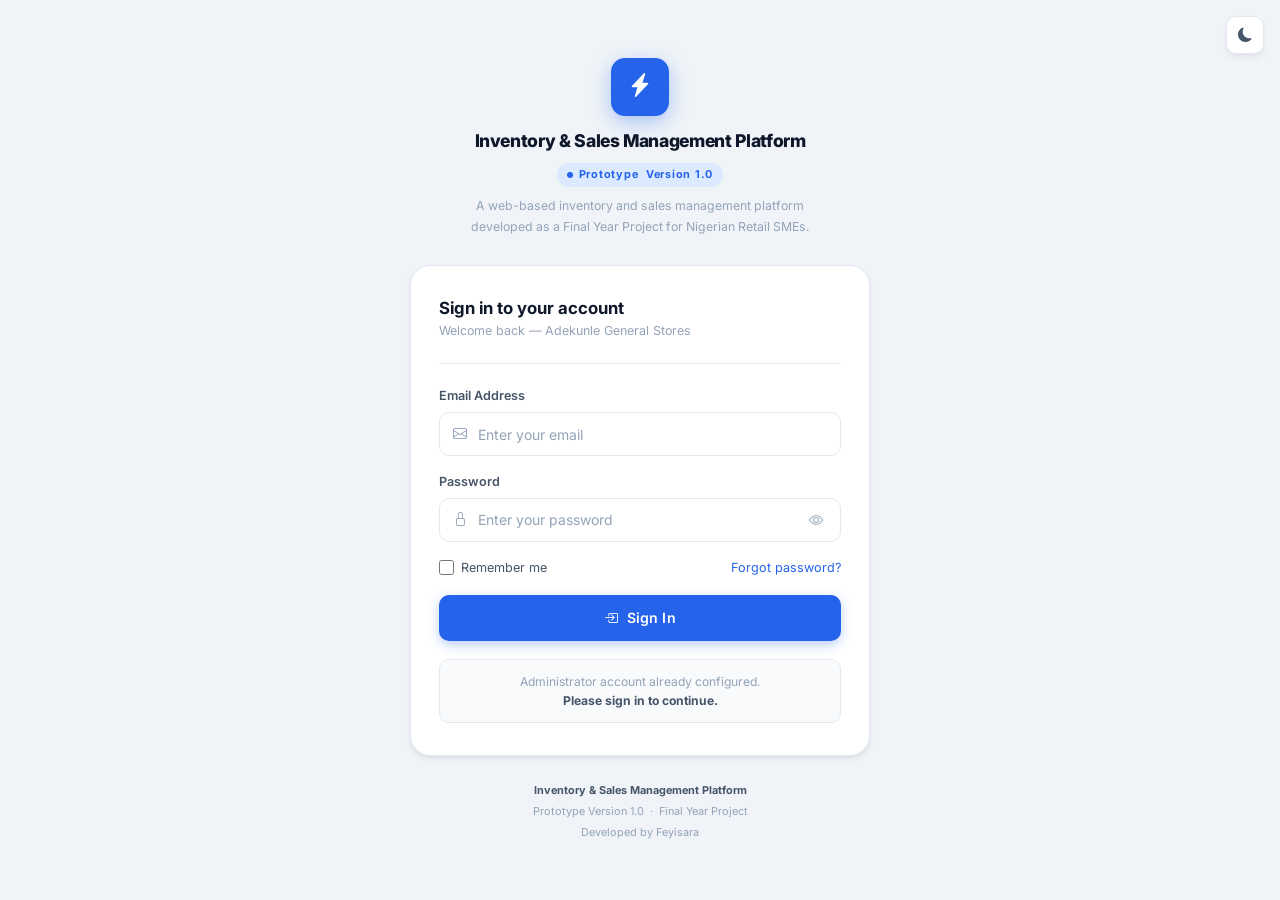
<file: pages/settings.html>
<!DOCTYPE html>
<html lang="en-NG" data-theme="light">
<head>
  <meta charset="UTF-8">
  <meta name="viewport" content="width=device-width, initial-scale=1.0">
  <title>Settings — LedgerPulse</title>
  <link rel="manifest" href="../manifest.json">
  <link rel="apple-touch-icon" href="assets/icons/icon-192.png">
  <link rel="stylesheet" href="https://cdn.jsdelivr.net/npm/bootstrap@5.3.2/dist/css/bootstrap.min.css">
  <link rel="stylesheet" href="https://cdnjs.cloudflare.com/ajax/libs/font-awesome/6.5.0/css/all.min.css">
  <link href="https://fonts.googleapis.com/css2?family=Inter:wght@300;400;500;600;700;800&display=swap" rel="stylesheet">
  <link rel="stylesheet" href="../assets/css/theme.css">
  <style>
    /*
     * Settings — page-specific styles
     */

    /* Settings layout: two-column on desktop (nav + content) */
    .settings-layout {
      display: grid;
      grid-template-columns: 220px 1fr;
      gap: var(--space-6);
      align-items: start;
    }

    /* Left nav panel */
    .settings-nav {
      background: var(--bg-surface);
      border: 1px solid var(--border-color);
      border-radius: var(--radius-lg);
      padding: var(--space-3);
      position: sticky;
      top: calc(var(--topbar-height) + var(--space-6));
    }

    .settings-nav-item {
      display: flex;
      align-items: center;
      gap: var(--space-3);
      padding: var(--space-3) var(--space-3);
      border-radius: var(--radius-md);
      color: var(--text-secondary);
      font-size: var(--text-sm);
      font-weight: 500;
      cursor: pointer;
      transition: var(--transition-fast);
      text-decoration: none;
      margin-bottom: 2px;
    }
    .settings-nav-item:hover {
      background: var(--bg-surface-2);
      color: var(--text-primary);
      text-decoration: none;
    }
    .settings-nav-item.active {
      background: var(--color-primary-light);
      color: var(--color-primary);
    }
    .settings-nav-item i {
      width: 18px;
      text-align: center;
      font-size: 0.9rem;
    }

    /* Settings section card */
    .settings-section {
      background: var(--bg-surface);
      border: 1px solid var(--border-color);
      border-radius: var(--radius-lg);
      overflow: hidden;
      margin-bottom: var(--space-5);
      scroll-margin-top: calc(var(--topbar-height) + var(--space-6) + 20px);
    }

    .settings-section-header {
      padding: var(--space-5) var(--space-6);
      border-bottom: 1px solid var(--border-color);
      display: flex;
      align-items: center;
      gap: var(--space-3);
    }

    .settings-section-icon {
      width: 36px;
      height: 36px;
      border-radius: var(--radius-md);
      display: flex;
      align-items: center;
      justify-content: center;
      font-size: 0.9rem;
      flex-shrink: 0;
    }

    .settings-section-title {
      font-size: var(--text-base);
      font-weight: 700;
      color: var(--text-primary);
      margin: 0;
    }

    .settings-section-desc {
      font-size: var(--text-xs);
      color: var(--text-muted);
      margin-top: 1px;
    }

    .settings-section-body {
      padding: var(--space-6);
    }

    /* Setting row — label on left, control on right */
    .setting-row {
      display: flex;
      align-items: flex-start;
      justify-content: space-between;
      gap: var(--space-6);
      padding: var(--space-4) 0;
      border-bottom: 1px solid var(--border-light);
    }
    .setting-row:last-child { border-bottom: none; }

    .setting-row-info {
      flex: 1;
      min-width: 0;
    }

    .setting-row-label {
      font-size: var(--text-sm);
      font-weight: 600;
      color: var(--text-primary);
      margin-bottom: 2px;
    }

    .setting-row-hint {
      font-size: var(--text-xs);
      color: var(--text-muted);
      line-height: 1.5;
    }

    .setting-row-control {
      flex-shrink: 0;
      min-width: 200px;
    }

    /* Toggle switch */
    .toggle-switch {
      position: relative;
      display: inline-block;
      width: 46px;
      height: 26px;
    }
    .toggle-switch input { opacity: 0; width: 0; height: 0; }
    .toggle-slider {
      position: absolute;
      cursor: pointer;
      inset: 0;
      background: var(--border-color);
      border-radius: 26px;
      transition: var(--transition-base);
    }
    .toggle-slider::before {
      content: '';
      position: absolute;
      height: 20px;
      width: 20px;
      left: 3px;
      bottom: 3px;
      background: white;
      border-radius: 50%;
      transition: var(--transition-base);
      box-shadow: 0 1px 3px rgba(0,0,0,0.2);
    }
    .toggle-switch input:checked + .toggle-slider {
      background: var(--color-primary);
    }
    .toggle-switch input:checked + .toggle-slider::before {
      transform: translateX(20px);
    }

    /* Theme selector cards */
    .theme-selector {
      display: grid;
      grid-template-columns: 1fr 1fr;
      gap: var(--space-3);
    }

    .theme-option {
      border: 2px solid var(--border-color);
      border-radius: var(--radius-lg);
      padding: var(--space-4);
      cursor: pointer;
      transition: var(--transition-fast);
      text-align: center;
    }
    .theme-option:hover { border-color: var(--color-primary); }
    .theme-option.active {
      border-color: var(--color-primary);
      background: var(--color-primary-light);
    }

    .theme-preview {
      height: 60px;
      border-radius: var(--radius-md);
      margin-bottom: var(--space-2);
      display: flex;
      align-items: center;
      justify-content: center;
      font-size: 1.3rem;
      overflow: hidden;
    }

    .theme-preview-light {
      background: #f0f4f8;
      border: 1px solid #e2e8f0;
    }
    .theme-preview-dark {
      background: #0a0f1e;
      border: 1px solid #1e293b;
    }

    .theme-option-label {
      font-size: var(--text-sm);
      font-weight: 600;
      color: var(--text-primary);
    }

    /* Danger zone */
    .danger-zone {
      border: 1px solid var(--color-danger);
      border-radius: var(--radius-lg);
      overflow: hidden;
      margin-bottom: var(--space-5);
    }

    .danger-zone-header {
      padding: var(--space-4) var(--space-6);
      background: var(--color-danger-light);
      border-bottom: 1px solid var(--color-danger);
      display: flex;
      align-items: center;
      gap: var(--space-3);
    }

    .danger-zone-title {
      font-size: var(--text-sm);
      font-weight: 700;
      color: var(--color-danger);
    }

    .danger-zone-body {
      padding: var(--space-5) var(--space-6);
      background: var(--bg-surface);
    }

    /* About card */
    .about-logo {
      width: 64px;
      height: 64px;
      background: var(--color-primary);
      border-radius: var(--radius-xl);
      display: flex;
      align-items: center;
      justify-content: center;
      font-size: 1.8rem;
      color: white;
      margin-bottom: var(--space-4);
    }

    /* Backup/restore area */
    .backup-area {
      background: var(--bg-surface-2);
      border: 2px dashed var(--border-color);
      border-radius: var(--radius-lg);
      padding: var(--space-6);
      text-align: center;
      cursor: pointer;
      transition: var(--transition-fast);
    }
    .backup-area:hover {
      border-color: var(--color-primary);
      background: var(--color-primary-light);
    }
    .backup-area.drag-over {
      border-color: var(--color-primary);
      background: var(--color-primary-light);
    }

    /* Responsive: stack on mobile */
    @media (max-width: 768px) {
      .settings-layout {
        grid-template-columns: 1fr;
      }
      .settings-nav {
        position: static;
        display: flex;
        flex-wrap: wrap;
        gap: var(--space-1);
        padding: var(--space-2);
      }
      .settings-nav-item {
        margin-bottom: 0;
        font-size: var(--text-xs);
        padding: var(--space-2) var(--space-3);
      }
      .setting-row {
        flex-direction: column;
        gap: var(--space-3);
      }
      .setting-row-control { min-width: 100%; }
    }
  </style>
</head>
<body>

<div class="app-shell">
  <aside id="app-sidebar" class="sidebar"></aside>
  <div id="sidebar-overlay" class="sidebar-overlay"></div>

  <div class="app-main" id="app-main">

    <!-- Topbar -->
    <header class="topbar" id="app-topbar">
      <div class="topbar-left">
        <button class="sidebar-toggle" id="sidebar-toggle-btn">
          <i class="fa-solid fa-bars"></i>
        </button>
        <span class="topbar-title" id="topbar-title">Settings</span>
      </div>
      <div class="topbar-right">
        <button class="theme-toggle"><i class="fa-solid fa-moon"></i></button>
        <div class="dropdown">
          <button class="user-avatar-btn dropdown-toggle" data-bs-toggle="dropdown">
            <div class="user-avatar" id="topbar-avatar">AU</div>
            <span class="d-none d-md-inline" id="topbar-username">Admin</span>
            <i class="fa-solid fa-chevron-down" style="font-size:0.65rem;color:var(--text-muted);"></i>
          </button>
          <ul class="dropdown-menu dropdown-menu-end">
            <li>
              <div style="padding:var(--space-3) var(--space-4);border-bottom:1px solid var(--border-color);">
                <div style="font-size:var(--text-sm);font-weight:600;" id="topbar-username-dd"></div>
                <div style="font-size:var(--text-xs);color:var(--text-muted);" id="topbar-userrole"></div>
              </div>
            </li>
            <li>
              <a class="dropdown-item logout-btn" href="#">
                <i class="fa-solid fa-right-from-bracket me-2"></i>Sign Out
              </a>
            </li>
          </ul>
        </div>
      </div>
    </header>

    <main class="page-content">

      <!-- Page Header -->
      <div class="page-header">
        <div>
          <h1 class="section-title">Settings</h1>
          <p class="section-subtitle">Manage your business profile, preferences, and data.</p>
        </div>
      </div>

      <!-- Settings Layout -->
      <div class="settings-layout">

        <!-- ── Left: Settings Nav ── -->
        <nav class="settings-nav" aria-label="Settings navigation">
          <a class="settings-nav-item active" href="#business-info">
            <i class="fa-solid fa-building"></i> Business Info
          </a>
          <a class="settings-nav-item" href="#tax-settings">
            <i class="fa-solid fa-percent"></i> Tax & Currency
          </a>
          <a class="settings-nav-item" href="#app-preferences">
            <i class="fa-solid fa-sliders"></i> Preferences
          </a>
          <a class="settings-nav-item" href="#theme-settings">
            <i class="fa-solid fa-palette"></i> Appearance
          </a>
          <a class="settings-nav-item" href="#data-backup">
            <i class="fa-solid fa-database"></i> Data & Backup
          </a>
          <a class="settings-nav-item" href="#danger-zone-section">
            <i class="fa-solid fa-triangle-exclamation" style="color:var(--color-danger);"></i>
            Danger Zone
          </a>
          <a class="settings-nav-item" href="#about-section">
            <i class="fa-solid fa-circle-info"></i> About
          </a>
        </nav>

        <!-- ── Right: Settings Content ── -->
        <div>

          <!-- ════════════════════════════════════════
               SECTION 1 — Business Information
          ═════════════════════════════════════════ -->
          <div class="settings-section" id="business-info">
            <div class="settings-section-header">
              <div class="settings-section-icon"
                style="background:var(--color-primary-light);color:var(--color-primary);">
                <i class="fa-solid fa-building"></i>
              </div>
              <div>
                <div class="settings-section-title">Business Information</div>
                <div class="settings-section-desc">
                  This information appears on receipts and reports.
                </div>
              </div>
            </div>

            <div class="settings-section-body">
              <div class="row g-4">

                <div class="col-12">
                  <label class="form-label" for="s-biz-name">Business Name</label>
                  <input type="text" id="s-biz-name" class="form-control"
                    placeholder="e.g. Adekunle General Stores">
                </div>

                <div class="col-12">
                  <label class="form-label" for="s-biz-address">Business Address</label>
                  <textarea id="s-biz-address" class="form-control" rows="2"
                    placeholder="e.g. 15 Broad Street, Lagos Island, Lagos State"></textarea>
                </div>

                <div class="col-md-6">
                  <label class="form-label" for="s-biz-phone">Phone Number</label>
                  <div class="input-group">
                    <span class="input-group-icon"><i class="fa-solid fa-phone"></i></span>
                    <input type="tel" id="s-biz-phone" class="form-control"
                      placeholder="+234 800 000 0000">
                  </div>
                </div>

                <div class="col-md-6">
                  <label class="form-label" for="s-biz-email">Email Address
                    <span class="form-label-muted">(optional)</span>
                  </label>
                  <div class="input-group">
                    <span class="input-group-icon"><i class="fa-regular fa-envelope"></i></span>
                    <input type="email" id="s-biz-email" class="form-control"
                      placeholder="info@mybusiness.ng">
                  </div>
                </div>

              </div>

              <div style="margin-top:var(--space-5);display:flex;justify-content:flex-end;">
                <button class="btn btn-primary" id="save-business-btn">
                  <i class="fa-solid fa-floppy-disk"></i> Save Business Info
                </button>
              </div>
            </div>
          </div>

          <!-- ════════════════════════════════════════
               SECTION 2 — Tax & Currency
          ═════════════════════════════════════════ -->
          <div class="settings-section" id="tax-settings">
            <div class="settings-section-header">
              <div class="settings-section-icon"
                style="background:var(--color-success-light);color:var(--color-success);">
                <i class="fa-solid fa-percent"></i>
              </div>
              <div>
                <div class="settings-section-title">Tax & Currency</div>
                <div class="settings-section-desc">
                  Configure VAT rate and currency for your business.
                </div>
              </div>
            </div>

            <div class="settings-section-body">

              <div class="setting-row">
                <div class="setting-row-info">
                  <div class="setting-row-label">Currency</div>
                  <div class="setting-row-hint">
                    The currency used for all pricing and reports.
                  </div>
                </div>
                <div class="setting-row-control">
                  <select id="s-currency" class="form-control form-select">
                    <option value="NGN">₦ Nigerian Naira (NGN)</option>
                    <option value="USD">$ US Dollar (USD)</option>
                    <option value="GBP">£ British Pound (GBP)</option>
                    <option value="EUR">€ Euro (EUR)</option>
                    <option value="GHS">₵ Ghanaian Cedi (GHS)</option>
                  </select>
                </div>
              </div>

              <div class="setting-row">
                <div class="setting-row-info">
                  <div class="setting-row-label">Enable VAT</div>
                  <div class="setting-row-hint">
                    Automatically add VAT to all POS sales.
                    Required for VAT-registered businesses in Nigeria.
                  </div>
                </div>
                <div class="setting-row-control" style="display:flex;align-items:center;">
                  <label class="toggle-switch" title="Toggle VAT">
                    <input type="checkbox" id="s-vat-enabled" checked>
                    <span class="toggle-slider"></span>
                  </label>
                </div>
              </div>

              <div class="setting-row" id="vat-rate-row">
                <div class="setting-row-info">
                  <div class="setting-row-label">VAT Rate (%)</div>
                  <div class="setting-row-hint">
                    Standard Nigerian VAT rate is 7.5% as set by FIRS.
                    Change only if your business qualifies for a different rate.
                  </div>
                </div>
                <div class="setting-row-control">
                  <div style="display:flex;align-items:center;gap:var(--space-2);">
                    <input type="number" id="s-vat-rate" class="form-control"
                      value="7.5" min="0" max="100" step="0.1"
                      style="max-width:100px;">
                    <span style="color:var(--text-muted);font-size:var(--text-sm);">%</span>
                  </div>
                  <div class="form-hint">Currently: <strong id="current-vat-label">7.5%</strong></div>
                </div>
              </div>

              <div style="margin-top:var(--space-5);display:flex;justify-content:flex-end;">
                <button class="btn btn-primary" id="save-tax-btn">
                  <i class="fa-solid fa-floppy-disk"></i> Save Tax Settings
                </button>
              </div>
            </div>
          </div>

          <!-- ════════════════════════════════════════
               SECTION 3 — App Preferences
          ═════════════════════════════════════════ -->
          <div class="settings-section" id="app-preferences">
            <div class="settings-section-header">
              <div class="settings-section-icon"
                style="background:var(--color-warning-light);color:var(--color-warning);">
                <i class="fa-solid fa-sliders"></i>
              </div>
              <div>
                <div class="settings-section-title">Preferences</div>
                <div class="settings-section-desc">
                  Inventory alerts and display preferences.
                </div>
              </div>
            </div>

            <div class="settings-section-body">

              <div class="setting-row">
                <div class="setting-row-info">
                  <div class="setting-row-label">Low Stock Threshold</div>
                  <div class="setting-row-hint">
                    Trigger a low stock alert when any product's stock falls
                    below this number of units.
                  </div>
                </div>
                <div class="setting-row-control">
                  <div style="display:flex;align-items:center;gap:var(--space-2);">
                    <input type="number" id="s-low-stock" class="form-control"
                      min="1" max="9999"
                      style="max-width:100px;">
                    <span style="color:var(--text-muted);font-size:var(--text-sm);">units</span>
                  </div>
                </div>
              </div>

              <div class="setting-row">
                <div class="setting-row-info">
                  <div class="setting-row-label">Timezone</div>
                  <div class="setting-row-hint">
                    Used for date/time display and daily report grouping.
                  </div>
                </div>
                <div class="setting-row-control">
                  <select id="s-timezone" class="form-control form-select">
                    <option value="Africa/Lagos">Africa/Lagos (WAT, UTC+1)</option>
                    <option value="Africa/Accra">Africa/Accra (GMT, UTC+0)</option>
                    <option value="Africa/Nairobi">Africa/Nairobi (EAT, UTC+3)</option>
                    <option value="Europe/London">Europe/London (GMT/BST)</option>
                    <option value="America/New_York">America/New_York (EST/EDT)</option>
                  </select>
                </div>
              </div>

              <div style="margin-top:var(--space-5);display:flex;justify-content:flex-end;">
                <button class="btn btn-primary" id="save-prefs-btn">
                  <i class="fa-solid fa-floppy-disk"></i> Save Preferences
                </button>
              </div>
            </div>
          </div>

          <!-- ════════════════════════════════════════
               SECTION 4 — Appearance / Theme
          ═════════════════════════════════════════ -->
          <div class="settings-section" id="theme-settings">
            <div class="settings-section-header">
              <div class="settings-section-icon"
                style="background:var(--color-info-light);color:var(--color-info);">
                <i class="fa-solid fa-palette"></i>
              </div>
              <div>
                <div class="settings-section-title">Appearance</div>
                <div class="settings-section-desc">
                  Choose your preferred colour theme.
                </div>
              </div>
            </div>

            <div class="settings-section-body">

              <div style="margin-bottom:var(--space-4);">
                <div class="form-label">Colour Theme</div>
                <div class="theme-selector">

                  <div class="theme-option" id="theme-light-opt" onclick="SettingsPage.setTheme('light')">
                    <div class="theme-preview theme-preview-light">
                      <div style="display:flex;gap:4px;">
                        <div style="width:16px;height:10px;background:#2563EB;border-radius:2px;"></div>
                        <div style="width:28px;height:10px;background:#e2e8f0;border-radius:2px;"></div>
                        <div style="width:20px;height:10px;background:#f0f4f8;border-radius:2px;"></div>
                      </div>
                    </div>
                    <div class="theme-option-label">
                      <i class="fa-solid fa-sun" style="color:var(--color-warning);margin-right:4px;"></i>
                      Light Mode
                    </div>
                  </div>

                  <div class="theme-option" id="theme-dark-opt" onclick="SettingsPage.setTheme('dark')">
                    <div class="theme-preview theme-preview-dark">
                      <div style="display:flex;gap:4px;">
                        <div style="width:16px;height:10px;background:#2563EB;border-radius:2px;"></div>
                        <div style="width:28px;height:10px;background:#1e293b;border-radius:2px;"></div>
                        <div style="width:20px;height:10px;background:#0a0f1e;border-radius:2px;"></div>
                      </div>
                    </div>
                    <div class="theme-option-label">
                      <i class="fa-solid fa-moon" style="color:var(--color-primary);margin-right:4px;"></i>
                      Dark Mode
                    </div>
                  </div>

                </div>
                <div class="form-hint" style="margin-top:var(--space-3);">
                  Your preference is saved automatically and persists across sessions.
                </div>
              </div>

            </div>
          </div>

          <!-- ════════════════════════════════════════
               SECTION 5 — Data & Backup
          ═════════════════════════════════════════ -->
          <div class="settings-section" id="data-backup">
            <div class="settings-section-header">
              <div class="settings-section-icon"
                style="background:var(--color-success-light);color:var(--color-success);">
                <i class="fa-solid fa-database"></i>
              </div>
              <div>
                <div class="settings-section-title">Data & Backup</div>
                <div class="settings-section-desc">
                  Export all your data for safekeeping or import a previous backup.
                </div>
              </div>
            </div>

            <div class="settings-section-body">

              <!-- Storage usage -->
              <div style="
                background:var(--bg-surface-2);
                border:1px solid var(--border-color);
                border-radius:var(--radius-md);
                padding:var(--space-4) var(--space-5);
                margin-bottom:var(--space-5);
              ">
                <div style="display:flex;align-items:center;justify-content:space-between;margin-bottom:var(--space-3);">
                  <span style="font-size:var(--text-sm);font-weight:600;">LocalStorage Usage</span>
                  <span style="font-size:var(--text-xs);color:var(--text-muted);" id="storage-used">Calculating...</span>
                </div>
                <div style="height:8px;background:var(--border-color);border-radius:4px;overflow:hidden;">
                  <div id="storage-bar"
                    style="height:100%;width:0%;background:var(--color-primary);border-radius:4px;transition:width 0.5s ease;">
                  </div>
                </div>
                <div style="
                  display:grid;grid-template-columns:repeat(auto-fit,minmax(100px,1fr));
                  gap:var(--space-3);margin-top:var(--space-4);
                ">
                  <div style="text-align:center;">
                    <div style="font-size:var(--text-lg);font-weight:700;" id="storage-products">0</div>
                    <div style="font-size:var(--text-xs);color:var(--text-muted);">Products</div>
                  </div>
                  <div style="text-align:center;">
                    <div style="font-size:var(--text-lg);font-weight:700;" id="storage-sales">0</div>
                    <div style="font-size:var(--text-muted);font-size:var(--text-xs);">Sales</div>
                  </div>
                  <div style="text-align:center;">
                    <div style="font-size:var(--text-lg);font-weight:700;" id="storage-moves">0</div>
                    <div style="font-size:var(--text-xs);color:var(--text-muted);">Movements</div>
                  </div>
                  <div style="text-align:center;">
                    <div style="font-size:var(--text-lg);font-weight:700;" id="storage-alerts">0</div>
                    <div style="font-size:var(--text-xs);color:var(--text-muted);">Alerts</div>
                  </div>
                </div>
              </div>

              <!-- Backup buttons -->
              <div style="display:flex;gap:var(--space-3);margin-bottom:var(--space-5);flex-wrap:wrap;">
                <button class="btn btn-primary" id="backup-btn">
                  <i class="fa-solid fa-download"></i> Download Backup
                </button>
                <button class="btn btn-outline" id="copy-backup-btn">
                  <i class="fa-solid fa-copy"></i> Copy to Clipboard
                </button>
              </div>

              <!-- Restore area -->
              <div>
                <div class="form-label" style="margin-bottom:var(--space-3);">
                  Restore from Backup
                </div>
                <div
                  class="backup-area"
                  id="restore-drop-area"
                  role="button"
                  tabindex="0"
                  onclick="document.getElementById('restore-file-input').click()"
                  onkeydown="if(event.key==='Enter')document.getElementById('restore-file-input').click()"
                  aria-label="Click to select backup file"
                >
                  <i class="fa-solid fa-upload" style="font-size:1.5rem;color:var(--text-muted);margin-bottom:var(--space-2);display:block;"></i>
                  <div style="font-size:var(--text-sm);font-weight:600;color:var(--text-secondary);">
                    Click to select a backup file
                  </div>
                  <div style="font-size:var(--text-xs);color:var(--text-muted);margin-top:4px;">
                    or drag and drop a .json file here
                  </div>
                </div>
                <input type="file" id="restore-file-input" accept=".json" style="display:none;">

                <div
                  id="restore-preview"
                  style="display:none;margin-top:var(--space-4);"
                >
                  <!-- Populated after file selected -->
                </div>
              </div>

            </div>
          </div>

          <!-- ════════════════════════════════════════
               SECTION 6 — Danger Zone
          ═════════════════════════════════════════ -->
          <div class="danger-zone" id="danger-zone-section">
            <div class="danger-zone-header">
              <i class="fa-solid fa-triangle-exclamation" style="color:var(--color-danger);font-size:1.1rem;"></i>
              <div>
                <div class="danger-zone-title">Danger Zone</div>
                <div style="font-size:var(--text-xs);color:var(--color-danger);opacity:0.8;">
                  These actions are irreversible. Proceed with extreme caution.
                </div>
              </div>
            </div>
            <div class="danger-zone-body">

              <div class="setting-row">
                <div class="setting-row-info">
                  <div class="setting-row-label">Clear Sales History</div>
                  <div class="setting-row-hint">
                    Permanently delete all recorded sales transactions.
                    Products and inventory data will not be affected.
                  </div>
                </div>
                <div class="setting-row-control">
                  <button class="btn btn-outline btn-sm" id="clear-sales-btn"
                    style="border-color:var(--color-danger);color:var(--color-danger);">
                    <i class="fa-solid fa-trash-can"></i> Clear Sales
                  </button>
                </div>
              </div>

              <div class="setting-row">
                <div class="setting-row-info">
                  <div class="setting-row-label">Clear Stock Movements</div>
                  <div class="setting-row-hint">
                    Permanently delete the entire stock movement history log.
                    Current stock levels will not change.
                  </div>
                </div>
                <div class="setting-row-control">
                  <button class="btn btn-outline btn-sm" id="clear-moves-btn"
                    style="border-color:var(--color-danger);color:var(--color-danger);">
                    <i class="fa-solid fa-trash-can"></i> Clear Movements
                  </button>
                </div>
              </div>

              <div class="setting-row" style="border-bottom:none;">
                <div class="setting-row-info">
                  <div class="setting-row-label">Reset All Data</div>
                  <div class="setting-row-hint">
                    Completely wipe the application and restore factory defaults.
                    <strong>All products, sales, settings, and history will be permanently lost.</strong>
                    Download a backup first!
                  </div>
                </div>
                <div class="setting-row-control">
                  <button class="btn btn-danger btn-sm" id="reset-system-btn">
                    <i class="fa-solid fa-rotate-left"></i> Reset System
                  </button>
                </div>
              </div>

            </div>
          </div>

          <!--════════════════════════════════════════
               SECTION 7 — About
          ═════════════════════════════════════════ -->
          <div class="settings-section" id="about-section">
            <div class="settings-section-header">
              <div class="settings-section-icon"
                style="background:var(--color-primary-light);color:var(--color-primary);">
                <i class="fa-solid fa-circle-info"></i>
              </div>
              <div>
                <div class="settings-section-title">About LedgerPulse</div>
                <div class="settings-section-desc">
                  Application information and credits.
                </div>
              </div>
            </div>

            <div class="settings-section-body" style="text-align:center;padding:var(--space-8) var(--space-6);">
              <div class="about-logo" style="margin:0 auto;">
                <i class="fa-solid fa-bolt"></i>
              </div>
              <h2 style="font-size:var(--text-2xl);font-weight:800;letter-spacing:-0.03em;margin-bottom:4px;">
                LedgerPulse
              </h2>
              <p style="font-size:var(--text-sm);color:var(--text-muted);margin-bottom:var(--space-5);">
                Data-Driven Inventory and Sales Management Platform
              </p>

              <div style="
                display:inline-grid;
                grid-template-columns:1fr 1fr;
                gap:var(--space-3);
                text-align:left;
                margin-bottom:var(--space-6);
                min-width:280px;
              ">
                <div style="background:var(--bg-surface-2);border-radius:var(--radius-md);padding:var(--space-3) var(--space-4);">
                  <div style="font-size:var(--text-xs);color:var(--text-muted);">Version</div>
                  <div style="font-size:var(--text-sm);font-weight:600;">1.0.0</div>
                </div>
                <div style="background:var(--bg-surface-2);border-radius:var(--radius-md);padding:var(--space-3) var(--space-4);">
                  <div style="font-size:var(--text-xs);color:var(--text-muted);">Build Type</div>
                  <div style="font-size:var(--text-sm);font-weight:600;">Frontend Prototype</div>
                </div>
                <div style="background:var(--bg-surface-2);border-radius:var(--radius-md);padding:var(--space-3) var(--space-4);">
                  <div style="font-size:var(--text-xs);color:var(--text-muted);">Storage</div>
                  <div style="font-size:var(--text-sm);font-weight:600;">LocalStorage</div>
                </div>
                <div style="background:var(--bg-surface-2);border-radius:var(--radius-md);padding:var(--space-3) var(--space-4);">
                  <div style="font-size:var(--text-xs);color:var(--text-muted);">Platform</div>
                  <div style="font-size:var(--text-sm);font-weight:600;">PWA — Offline Ready</div>
                </div>
                <div style="background:var(--bg-surface-2);border-radius:var(--radius-md);padding:var(--space-3) var(--space-4);">
                  <div style="font-size:var(--text-xs);color:var(--text-muted);">Stack</div>
                  <div style="font-size:var(--text-sm);font-weight:600;">HTML5 · CSS3 · JS ES6</div>
                </div>
                <div style="background:var(--bg-surface-2);border-radius:var(--radius-md);padding:var(--space-3) var(--space-4);">
                  <div style="font-size:var(--text-xs);color:var(--text-muted);">Target Market</div>
                  <div style="font-size:var(--text-sm);font-weight:600;">Nigerian SMEs</div>
                </div>
              </div>

              <div style="
                background:var(--bg-surface-2);
                border:1px solid var(--border-color);
                border-radius:var(--radius-lg);
                padding:var(--space-5);
                margin-bottom:var(--space-4);
                text-align:left;
              ">
                <div style="font-size:var(--text-xs);font-weight:700;text-transform:uppercase;letter-spacing:0.08em;color:var(--text-muted);margin-bottom:var(--space-3);">
                  Technology Stack
                </div>
                <div style="display:flex;flex-wrap:wrap;gap:var(--space-2);">
                  ${['HTML5','CSS3','Bootstrap 5','Vanilla JavaScript ES6',
                     'Chart.js 4','Font Awesome 6','LocalStorage API',
                     'Service Worker','PWA Manifest'].map((tech) =>
                    `<span class="badge badge-neutral" style="font-size:0.7rem;">${tech}</span>`
                  ).join('')}
                </div>
              </div>

              <p style="font-size:var(--text-xs);color:var(--text-muted);line-height:1.7;">
                Inventory & Sales Management Platform
 Developed by Feyisara Okunola.<br>
                All data is stored locally in your browser — no backend required.
              </p>

              <div style="margin-top:var(--space-5);padding-top:var(--space-5);border-top:1px solid var(--border-color);">
                <p style="font-size:var(--text-xs);color:var(--text-muted);">
                  &copy; 2026 LedgerPulse &nbsp;·&nbsp;  Prototype Version 1.0
                </p>
              </div>
            </div>
          </div>

        </div><!-- /settings content -->
      </div><!-- /settings layout -->

    </main>
  </div>
</div>

<!-- ══════════════════════════════════════════════════════════════
     CONFIRM MODAL (reused for all danger zone actions)
═══════════════════════════════════════════════════════════════ -->
<div class="modal fade" id="confirm-modal" tabindex="-1" aria-hidden="true">
  <div class="modal-dialog modal-dialog-centered" style="max-width:400px;">
    <div class="modal-content">
      <div class="modal-body" style="padding:var(--space-6);text-align:center;">
        <div id="confirm-modal-icon"
          style="width:56px;height:56px;border-radius:var(--radius-xl);background:var(--color-danger-light);
          color:var(--color-danger);display:flex;align-items:center;justify-content:center;
          font-size:1.4rem;margin:0 auto var(--space-4);">
          <i class="fa-solid fa-triangle-exclamation"></i>
        </div>
        <h5 id="confirm-modal-title" style="font-weight:700;margin-bottom:var(--space-2);">
          Are you sure?
        </h5>
        <p id="confirm-modal-body"
          style="font-size:var(--text-sm);color:var(--text-muted);margin-bottom:var(--space-4);">
          This action cannot be undone.
        </p>
        <!-- Type-to-confirm for reset only -->
        <div id="confirm-type-wrap" style="display:none;margin-bottom:var(--space-4);">
          <label style="font-size:var(--text-xs);color:var(--text-muted);margin-bottom:6px;display:block;">
            Type <strong>RESET</strong> to confirm
          </label>
          <input type="text" id="confirm-type-input" class="form-control"
            placeholder="RESET" style="text-align:center;font-weight:700;letter-spacing:0.1em;">
        </div>
      </div>
      <div class="modal-footer">
        <button class="btn btn-outline" data-bs-dismiss="modal">Cancel</button>
        <button class="btn btn-danger" id="confirm-action-btn">
          <i class="fa-solid fa-check"></i> Confirm
        </button>
      </div>
    </div>
  </div>
</div>

<!-- ══════════════════════════════════════════════════════════════
     RESTORE CONFIRM MODAL
═══════════════════════════════════════════════════════════════ -->
<div class="modal fade" id="restore-confirm-modal" tabindex="-1" aria-hidden="true">
  <div class="modal-dialog modal-dialog-centered" style="max-width:420px;">
    <div class="modal-content">
      <div class="modal-header">
        <h5 class="modal-title">Confirm Restore</h5>
        <button type="button" class="btn-close" data-bs-dismiss="modal"></button>
      </div>
      <div class="modal-body">
        <div style="
          background:var(--color-warning-light);
          border:1px solid var(--color-warning);
          border-radius:var(--radius-md);
          padding:var(--space-3) var(--space-4);
          margin-bottom:var(--space-4);
          display:flex;gap:var(--space-3);align-items:flex-start;
        ">
          <i class="fa-solid fa-triangle-exclamation" style="color:var(--color-warning);margin-top:2px;"></i>
          <div style="font-size:var(--text-sm);color:var(--text-secondary);">
            Restoring will <strong>overwrite</strong> your current products, sales, and settings
            with the data from the backup file. This cannot be undone.
          </div>
        </div>
        <div id="restore-summary" style="font-size:var(--text-sm);color:var(--text-secondary);"></div>
      </div>
      <div class="modal-footer">
        <button class="btn btn-outline" data-bs-dismiss="modal">Cancel</button>
        <button class="btn btn-warning" id="confirm-restore-btn">
          <i class="fa-solid fa-rotate-left"></i> Restore Backup
        </button>
      </div>
    </div>
  </div>
</div>

<!-- Toast container -->
<div id="tf-toast-container" class="toast-container"></div>

<!-- Scripts -->
<script src="https://cdn.jsdelivr.net/npm/bootstrap@5.3.2/dist/js/bootstrap.bundle.min.js"></script>
<script src="../assets/js/storage.js"></script>
<script src="../assets/js/theme.js"></script>
<script src="../assets/js/utils.js"></script>
<script src="../assets/js/app.js"></script>

<script>
/**
 * Settings Module
 * ===============
 * Sections:
 *  1. Business Information (name, address, phone, email)
 *  2. Tax & Currency (VAT toggle, VAT rate, currency)
 *  3. App Preferences (low stock threshold, timezone)
 *  4. Appearance (light/dark theme selector)
 *  5. Data & Backup (storage stats, download backup, restore)
 *  6. Danger Zone (clear sales, clear movements, full reset)
 *  7. About (version, stack, credits)
 */
const SettingsPage = (() => {

  // Bootstrap modal instances
  let confirmModal, restoreConfirmModal;

  // Pending confirm action callback
  let pendingAction   = null;
  let requiresTyping  = false;
  let restorePayload  = null; // parsed backup JSON awaiting confirmation

  // ── Init ─────────────────────────────────────────────────────────────────
  function init() {
    confirmModal        = new bootstrap.Modal(document.getElementById('confirm-modal'));
    restoreConfirmModal = new bootstrap.Modal(document.getElementById('restore-confirm-modal'));

    loadAllSettings();
    updateThemeSelector();
    updateStorageStats();
    bindEvents();
  }

  // ── Load Settings into Form ───────────────────────────────────────────────
  function loadAllSettings() {
    const s = Storage.getSettings();

    // Business info
    _val('s-biz-name',    s.businessName    || '');
    _val('s-biz-address', s.businessAddress || '');
    _val('s-biz-phone',   s.businessPhone   || '');
    _val('s-biz-email',   s.businessEmail   || '');

    // Tax & currency
    _val('s-currency',    s.currency   || 'NGN');
    _val('s-vat-rate',    s.vatRate    ?? 7.5);
    document.getElementById('s-vat-enabled').checked = s.vatEnabled !== false;
    _set('current-vat-label', `${s.vatRate ?? 7.5}%`);

    // Preferences
    _val('s-low-stock', s.lowStockThreshold || 10);
    _val('s-timezone',  s.timezone || 'Africa/Lagos');

    // Toggle VAT rate row visibility
    toggleVatRateRow(s.vatEnabled !== false);
  }

  // ── Save Handlers ─────────────────────────────────────────────────────────

  function saveBusinessInfo() {
    const name    = document.getElementById('s-biz-name').value.trim();
    const address = document.getElementById('s-biz-address').value.trim();
    const phone   = document.getElementById('s-biz-phone').value.trim();
    const email   = document.getElementById('s-biz-email').value.trim();

    if (!name) {
      Utils.toastError('Name Required', 'Business name cannot be empty.');
      document.getElementById('s-biz-name').focus();
      return;
    }

    const current = Storage.getSettings();
    Storage.saveSettings({
      ...current,
      businessName:    name,
      businessAddress: address,
      businessPhone:   phone,
      businessEmail:   email,
    });

    Utils.toastSuccess('Business Info Saved', 'Your business profile has been updated.');
  }

  function saveTaxSettings() {
    const vatEnabled = document.getElementById('s-vat-enabled').checked;
    const vatRate    = parseFloat(document.getElementById('s-vat-rate').value) || 7.5;
    const currency   = document.getElementById('s-currency').value;

    if (vatRate < 0 || vatRate > 100) {
      Utils.toastError('Invalid Rate', 'VAT rate must be between 0 and 100.');
      return;
    }

    // Currency → symbol mapping
    const symbols = { NGN: '₦', USD: '$', GBP: '£', EUR: '€', GHS: '₵' };

    const current = Storage.getSettings();
    Storage.saveSettings({
      ...current,
      vatEnabled,
      vatRate,
      currency,
      currencySymbol: symbols[currency] || '₦',
    });

    _set('current-vat-label', `${vatRate}%`);
    Utils.toastSuccess('Tax Settings Saved', `VAT: ${vatEnabled ? vatRate + '%' : 'Disabled'} · Currency: ${currency}`);
  }

  function savePreferences() {
    const lowStock = parseInt(document.getElementById('s-low-stock').value, 10) || 10;
    const timezone = document.getElementById('s-timezone').value;

    if (lowStock < 1) {
      Utils.toastError('Invalid Threshold', 'Low stock threshold must be at least 1.');
      return;
    }

    const current = Storage.getSettings();
    Storage.saveSettings({ ...current, lowStockThreshold: lowStock, timezone });
    Utils.toastSuccess('Preferences Saved', 'Your preferences have been updated.');
  }

  // ── Theme ─────────────────────────────────────────────────────────────────
  function setTheme(theme) {
    Theme.set(theme);
    updateThemeSelector();
    Utils.toastSuccess(
      theme === 'dark' ? 'Dark Mode On' : 'Light Mode On',
      'Theme preference saved.'
    );
  }

  function updateThemeSelector() {
    const current = Theme.current();
    document.getElementById('theme-light-opt')?.classList.toggle('active', current === 'light');
    document.getElementById('theme-dark-opt')?.classList.toggle('active', current === 'dark');
  }

  // ── Storage Stats ─────────────────────────────────────────────────────────
  function updateStorageStats() {
    const products = Storage.getProducts().length;
    const sales    = Storage.getSales().length;
    const moves    = Storage.getStockMovements().length;
    const alerts   = Storage.getAlerts().length;

    _set('storage-products', products);
    _set('storage-sales',    sales);
    _set('storage-moves',    moves);
    _set('storage-alerts',   alerts);

    // Estimate storage used
    try {
      let totalBytes = 0;
      for (let i = 0; i < localStorage.length; i++) {
        const key = localStorage.key(i);
        if (key?.startsWith('tf_')) {
          totalBytes += (localStorage.getItem(key) || '').length * 2; // UTF-16
        }
      }
      const kb    = (totalBytes / 1024).toFixed(1);
      const pct   = Math.min(100, (totalBytes / (5 * 1024 * 1024)) * 100); // 5MB limit
      _set('storage-used', `${kb} KB used of ~5 MB`);
      const bar = document.getElementById('storage-bar');
      if (bar) bar.style.width = `${pct}%`;
    } catch (e) {
      _set('storage-used', 'Could not calculate');
    }
  }
  // ── Backup ────────────────────────────────────────────────────────────────
  function downloadBackup() {
    const json     = Storage.exportBackup();
    const blob     = new Blob([json], { type: 'application/json' });
    const url      = URL.createObjectURL(blob);
    const a        = document.createElement('a');
    const date     = new Date().toISOString().split('T')[0];

    const bizName  = (Storage.getSettings().businessName || 'LedgerPulse')
      .toLowerCase().replace(/\s+/g, '-');

    a.href     = url;
    a.download = `ledgerpulse-backup-${bizName}-${date}.json`;
    document.body.appendChild(a);
    a.click();
    document.body.removeChild(a);
    URL.revokeObjectURL(url);

    Utils.toastSuccess('Backup Downloaded', 'Your data backup has been saved to your device.');
  }

  function copyBackupToClipboard() {
    const json = Storage.exportBackup();
    navigator.clipboard?.writeText(json).then(() => {
      Utils.toastSuccess('Copied!', 'Backup JSON copied to clipboard.');
    }).catch(() => {
      Utils.toastError('Copy Failed', 'Could not copy to clipboard. Try Download instead.');
    });
  }

  // ── Restore ───────────────────────────────────────────────────────────────
  function handleRestoreFile(file) {
    if (!file || !file.name.endsWith('.json')) {
      Utils.toastError('Invalid File', 'Please select a .json backup file.');
      return;
    }

    const reader = new FileReader();
    reader.onload = (e) => {
      try {
        const parsed = JSON.parse(e.target.result);

        // Validate backup structure
        if (!parsed.version || !parsed.exportedAt) {
          throw new Error('This does not appear to be a valid LedgerPulse backup file.');
        }

        restorePayload = parsed;

        // Show summary in confirm modal
        const summary = document.getElementById('restore-summary');
        if (summary) {
          summary.innerHTML = `
            <div style="display:grid;grid-template-columns:1fr 1fr;gap:var(--space-2);margin-top:var(--space-3);">
              ${_summaryItem('Backup Version', parsed.version)}
              ${_summaryItem('Exported At', Utils.formatDateTime(parsed.exportedAt))}
              ${_summaryItem('Products', (parsed.products || []).length + ' products')}
              ${_summaryItem('Sales Records', (parsed.sales || []).length + ' sales')}
              ${_summaryItem('Stock Movements', (parsed.stockMoves || []).length + ' records')}
              ${_summaryItem('Categories', (parsed.categories || []).length + ' categories')}
            </div>`;
        }

        // Show preview in page
        const preview = document.getElementById('restore-preview');
        if (preview) {
          preview.style.display = 'block';
          preview.innerHTML = `
            <div style="
              background:var(--color-success-light);
              border:1px solid var(--color-success);
              border-radius:var(--radius-md);
              padding:var(--space-3) var(--space-4);
              display:flex;align-items:center;justify-content:space-between;gap:var(--space-3);
            ">
              <div style="display:flex;align-items:center;gap:var(--space-3);">
                <i class="fa-solid fa-file-code" style="color:var(--color-success);"></i>
                <div>
                  <div style="font-size:var(--text-sm);font-weight:600;">
                    ${Utils.escapeHtml(file.name)}
                  </div>
                  <div style="font-size:var(--text-xs);color:var(--text-muted);">
                    v${parsed.version} · ${(parsed.products || []).length} products · ${(parsed.sales || []).length} sales
                  </div>
                </div>
              </div>
              <button class="btn btn-warning btn-sm" onclick="SettingsPage.showRestoreConfirm()">
                <i class="fa-solid fa-rotate-left"></i> Restore
              </button>
            </div>`;
        }

        Utils.toastInfo('File Loaded', 'Review the backup details and click Restore to proceed.');

      } catch (err) {
        Utils.toastError('Invalid Backup', err.message || 'Could not parse backup file.');
        restorePayload = null;
        const preview = document.getElementById('restore-preview');
        if (preview) preview.style.display = 'none';
      }
    };

    reader.readAsText(file);
  }

  function showRestoreConfirm() {
    if (!restorePayload) return;
    restoreConfirmModal.show();
  }

  function executeRestore() {
    if (!restorePayload) return;

    const result = Storage.importBackup(JSON.stringify(restorePayload));

    if (result.success) {
      restoreConfirmModal.hide();
      Utils.toastSuccess('Restore Complete', 'Your data has been successfully restored from backup.');
      restorePayload = null;

      // Reset UI
      const preview = document.getElementById('restore-preview');
      if (preview) preview.style.display = 'none';
      document.getElementById('restore-file-input').value = '';

      updateStorageStats();
    } else {
      Utils.toastError('Restore Failed', result.error || 'An unknown error occurred.');
    }
  }

  // ── Danger Zone ───────────────────────────────────────────────────────────
  function showConfirm({ title, body, action, requireType = false }) {
    _set('confirm-modal-title', title);
    _set('confirm-modal-body',  body);

    const typeWrap = document.getElementById('confirm-type-wrap');
    const typeInput = document.getElementById('confirm-type-input');
    if (typeWrap) typeWrap.style.display = requireType ? 'block' : 'none';
    if (typeInput) typeInput.value = '';

    requiresTyping = requireType;
    pendingAction  = action;
    confirmModal.show();
  }

  function executeConfirmedAction() {
    if (requiresTyping) {
      const val = document.getElementById('confirm-type-input')?.value?.trim();
      if (val !== 'RESET') {
        Utils.toastError('Type Required', 'Please type RESET to confirm this action.');
        return;
      }
    }

    if (typeof pendingAction === 'function') pendingAction();
    confirmModal.hide();
    pendingAction  = null;
    requiresTyping = false;
  }

  function clearSalesHistory() {
    Storage.setSales([]);
    Storage.set('receipt_seq', 1000);
    Utils.toastSuccess('Sales Cleared', 'All sales history has been deleted.');
    updateStorageStats();
  }

  function clearStockMovements() {
    Storage.setStockMovements([]);
    Utils.toastSuccess('Movements Cleared', 'Stock movement history has been cleared.');
    updateStorageStats();
  }

  function resetSystem() {
    Storage.clearAll();
    Utils.toastSuccess('System Reset', 'All data has been wiped. Redirecting to login...');
    setTimeout(() => { window.location.href = '../index.html'; }, 1800);
  }

  // ── VAT Row Toggle ────────────────────────────────────────────────────────
  function toggleVatRateRow(show) {
    const row = document.getElementById('vat-rate-row');
    if (row) row.style.display = show ? '' : 'none';
  }

  // ── Settings Nav Highlight ────────────────────────────────────────────────
  function initScrollSpy() {
    const sections = document.querySelectorAll('.settings-section, .danger-zone');
    const navItems = document.querySelectorAll('.settings-nav-item');

    const observer = new IntersectionObserver((entries) => {
      entries.forEach((entry) => {
        if (entry.isIntersecting) {
          const id = entry.target.id;
          navItems.forEach((item) => {
            item.classList.toggle('active', item.getAttribute('href') === `#${id}`);
          });
        }
      });
    }, {
      rootMargin: '-20% 0px -70% 0px',
      threshold:  0,
    });

    sections.forEach((s) => observer.observe(s));
  }
  // ── Event Binding ─────────────────────────────────────────────────────────
  function bindEvents() {
    // Save buttons
    document.getElementById('save-business-btn')?.addEventListener('click', saveBusinessInfo);
    document.getElementById('save-tax-btn')?.addEventListener('click', saveTaxSettings);
    document.getElementById('save-prefs-btn')?.addEventListener('click', savePreferences);

    // VAT toggle → show/hide rate row
    document.getElementById('s-vat-enabled')?.addEventListener('change', (e) => {
      toggleVatRateRow(e.target.checked);
    });

    // VAT rate live update label
    document.getElementById('s-vat-rate')?.addEventListener('input', (e) => {
      _set('current-vat-label', `${e.target.value || 0}%`);
    });

    // Backup buttons
    document.getElementById('backup-btn')?.addEventListener('click', downloadBackup);
    document.getElementById('copy-backup-btn')?.addEventListener('click', copyBackupToClipboard);

    // Restore file input
    document.getElementById('restore-file-input')?.addEventListener('change', (e) => {
      const file = e.target.files[0];
      if (file) handleRestoreFile(file);
    });

    // Drag-and-drop restore
    const dropArea = document.getElementById('restore-drop-area');
    if (dropArea) {
      dropArea.addEventListener('dragover', (e) => {
        e.preventDefault();
        dropArea.classList.add('drag-over');
      });
      dropArea.addEventListener('dragleave', () => dropArea.classList.remove('drag-over'));
      dropArea.addEventListener('drop', (e) => {
        e.preventDefault();
        dropArea.classList.remove('drag-over');
        const file = e.dataTransfer.files[0];
        if (file) handleRestoreFile(file);
      });
    }

    // Confirm restore button
    document.getElementById('confirm-restore-btn')?.addEventListener('click', executeRestore);

    // Danger zone buttons
    document.getElementById('clear-sales-btn')?.addEventListener('click', () => {
      showConfirm({
        title:  'Clear All Sales?',
        body:   'This will permanently delete all sales records and reset the receipt counter. Products and inventory will not be affected.',
        action: clearSalesHistory,
      });
    });

    document.getElementById('clear-moves-btn')?.addEventListener('click', () => {
      showConfirm({
        title:  'Clear Movement History?',
        body:   'This will permanently delete the entire stock movement log. Current stock levels will remain unchanged.',
        action: clearStockMovements,
      });
    });

    document.getElementById('reset-system-btn')?.addEventListener('click', () => {
      showConfirm({
        title:       'Reset Entire System?',
        body:        'This will permanently delete ALL data including products, sales, settings, and history. You will be redirected to the login page. This cannot be undone. Please download a backup first.',
        action:      resetSystem,
        requireType: true,
      });
    });

    // Confirm modal action button
    document.getElementById('confirm-action-btn')?.addEventListener('click', executeConfirmedAction);

    // Settings nav smooth scroll
    document.querySelectorAll('.settings-nav-item').forEach((item) => {
      item.addEventListener('click', (e) => {
        e.preventDefault();
        const target = document.querySelector(item.getAttribute('href'));
        if (target) {
          target.scrollIntoView({ behavior: 'smooth', block: 'start' });
        }
      });
    });

    // Scroll spy for settings nav highlight
    initScrollSpy();
  }

  // ── Helpers ───────────────────────────────────────────────────────────────
  function _val(id, value) {
    const el = document.getElementById(id);
    if (el) el.value = value;
  }

  function _set(id, val) {
    const el = document.getElementById(id);
    if (el) el.textContent = val;
  }

  function _summaryItem(label, value) {
    return `
      <div style="background:var(--bg-surface-2);border-radius:var(--radius-sm);padding:var(--space-2) var(--space-3);">
        <div style="font-size:var(--text-xs);color:var(--text-muted);">${label}</div>
        <div style="font-size:var(--text-sm);font-weight:600;">${Utils.escapeHtml(String(value))}</div>
      </div>`;
  }

  // Public API
  return { init, setTheme, showRestoreConfirm };

})();

document.addEventListener('DOMContentLoaded', () => {
  App.init({
    pageTitle: 'Settings',
    onReady:   () => SettingsPage.init(),
  });
});
</script>
</body>
</html>
</file>
<file: assets/css/theme.css>
/*
 * LedgerPulse — Global Theme & Design System
 * =========================================
 * Contains all CSS custom properties (design tokens), base resets,
 * typography, component utilities, dark/light mode, and global layout styles.
 *
 * Table of Contents:
 *  1. Design Tokens (CSS Variables)
 *  2. Dark Mode Overrides
 *  3. Base Reset & Typography
 *  4. Layout — Sidebar & Top Bar
 *  5. Cards & Containers
 *  6. Buttons & Badges
 *  7. Forms & Inputs
 *  8. Tables
 *  9. Toast Notifications
 * 10. Modals
 * 11. Sidebar Navigation
 * 12. Loading & Skeletons
 * 13. Utility Classes
 * 14. Animations
 * 15. Login Page
 * 16. Responsive
 */

/* ═══════════════════════════════════════════════════════════════════════════════
   1. DESIGN TOKENS — Light Mode (default)
   ═══════════════════════════════════════════════════════════════════════════════ */
:root {
  /* Brand Colors */
  --color-primary:        #2563EB;
  --color-primary-hover:  #1d4ed8;
  --color-primary-light:  #dbeafe;
  --color-primary-rgb:    37, 99, 235;

  /* Semantic Colors */
  --color-success:        #10b981;
  --color-success-light:  #d1fae5;
  --color-warning:        #f59e0b;
  --color-warning-light:  #fef3c7;
  --color-danger:         #ef4444;
  --color-danger-light:   #fee2e2;
  --color-info:           #06b6d4;
  --color-info-light:     #cffafe;

  /* Backgrounds */
  --bg-app:               #f0f4f8;
  --bg-surface:           #ffffff;
  --bg-surface-2:         #f8fafc;
  --bg-sidebar:           #0f172a;
  --bg-sidebar-hover:     rgba(255,255,255,0.08);
  --bg-sidebar-active:    rgba(37, 99, 235, 0.15);
  --bg-overlay:           rgba(15, 23, 42, 0.5);
  --bg-input:             #ffffff;
  --bg-input-focus:       #ffffff;
  --bg-topbar:            #ffffff;

  /* Text Colors */
  --text-primary:         #0f172a;
  --text-secondary:       #475569;
  --text-muted:           #94a3b8;
  --text-inverse:         #ffffff;
  --text-sidebar:         #94a3b8;
  --text-sidebar-active:  #ffffff;
  --text-link:            #2563EB;

  /* Borders */
  --border-color:         #e2e8f0;
  --border-light:         #f1f5f9;
  --border-focus:         #2563EB;

  /* Shadows */
  --shadow-xs:  0 1px 2px rgba(0,0,0,0.05);
  --shadow-sm:  0 1px 3px rgba(0,0,0,0.08), 0 1px 2px rgba(0,0,0,0.04);
  --shadow-md:  0 4px 6px rgba(0,0,0,0.07), 0 2px 4px rgba(0,0,0,0.04);
  --shadow-lg:  0 10px 15px rgba(0,0,0,0.08), 0 4px 6px rgba(0,0,0,0.04);
  --shadow-xl:  0 20px 25px rgba(0,0,0,0.1), 0 8px 10px rgba(0,0,0,0.04);
  --shadow-card: 0 1px 3px rgba(0,0,0,0.06), 0 1px 2px rgba(0,0,0,0.04);

  /* Layout */
  --sidebar-width:        260px;
  --sidebar-collapsed:    72px;
  --topbar-height:        64px;
  --content-max-width:    1400px;

  /* Border Radius */
  --radius-xs:  4px;
  --radius-sm:  6px;
  --radius-md:  10px;
  --radius-lg:  14px;
  --radius-xl:  20px;
  --radius-full: 9999px;

  /* Typography */
  --font-sans:  'Inter', -apple-system, BlinkMacSystemFont, 'Segoe UI', Roboto, sans-serif;
  --font-mono:  'JetBrains Mono', 'Fira Code', 'Cascadia Code', monospace;

  --text-xs:    0.75rem;
  --text-sm:    0.875rem;
  --text-base:  1rem;
  --text-lg:    1.125rem;
  --text-xl:    1.25rem;
  --text-2xl:   1.5rem;
  --text-3xl:   1.875rem;
  --text-4xl:   2.25rem;

  /* Spacing */
  --space-1:  0.25rem;
  --space-2:  0.5rem;
  --space-3:  0.75rem;
  --space-4:  1rem;
  --space-5:  1.25rem;
  --space-6:  1.5rem;
  --space-8:  2rem;
  --space-10: 2.5rem;
  --space-12: 3rem;

  /* Transitions */
  --transition-fast:   all 0.15s ease;
  --transition-base:   all 0.25s ease;
  --transition-slow:   all 0.4s ease;
  --transition-spring: all 0.3s cubic-bezier(0.34, 1.56, 0.64, 1);

  /* Z-index Scale */
  --z-base:     1;
  --z-dropdown: 100;
  --z-sidebar:  200;
  --z-topbar:   300;
  --z-modal:    400;
  --z-toast:    500;
}

/* ═══════════════════════════════════════════════════════════════════════════════
   2. DARK MODE OVERRIDES
   ═══════════════════════════════════════════════════════════════════════════════ */
[data-theme="dark"] {
  /* Backgrounds */
  --bg-app:               #0a0f1e;
  --bg-surface:           #111827;
  --bg-surface-2:         #1a2236;
  --bg-sidebar:           #080d18;
  --bg-sidebar-hover:     rgba(255,255,255,0.06);
  --bg-sidebar-active:    rgba(37, 99, 235, 0.2);
  --bg-input:             #1a2236;
  --bg-input-focus:       #1e293b;
  --bg-topbar:            #111827;
  --bg-overlay:           rgba(0, 0, 0, 0.7);

  /* Text */
  --text-primary:         #f1f5f9;
  --text-secondary:       #94a3b8;
  --text-muted:           #64748b;
  --text-sidebar:         #64748b;
  --text-sidebar-active:  #f1f5f9;

  /* Borders */
  --border-color:         #1e293b;
  --border-light:         #1a2236;

  /* Shadows */
  --shadow-xs:  0 1px 2px rgba(0,0,0,0.3);
  --shadow-sm:  0 1px 3px rgba(0,0,0,0.4), 0 1px 2px rgba(0,0,0,0.2);
  --shadow-md:  0 4px 6px rgba(0,0,0,0.4), 0 2px 4px rgba(0,0,0,0.2);
  --shadow-lg:  0 10px 15px rgba(0,0,0,0.5), 0 4px 6px rgba(0,0,0,0.3);
  --shadow-xl:  0 20px 25px rgba(0,0,0,0.6), 0 8px 10px rgba(0,0,0,0.3);
  --shadow-card: 0 1px 3px rgba(0,0,0,0.3), 0 1px 2px rgba(0,0,0,0.2);

  /* Semantic — slightly adjusted for dark bg contrast */
  --color-primary-light:  rgba(37, 99, 235, 0.15);
  --color-success-light:  rgba(16, 185, 129, 0.15);
  --color-warning-light:  rgba(245, 158, 11, 0.15);
  --color-danger-light:   rgba(239, 68, 68, 0.15);
  --color-info-light:     rgba(6, 182, 212, 0.15);
}

/* ═══════════════════════════════════════════════════════════════════════════════
   3. BASE RESET & TYPOGRAPHY
   ═══════════════════════════════════════════════════════════════════════════════ */
*, *::before, *::after {
  box-sizing: border-box;
  margin: 0;
  padding: 0;
}

html {
  font-size: 16px;
  scroll-behavior: smooth;
  -webkit-text-size-adjust: 100%;
}

body {
  font-family: var(--font-sans);
  font-size: var(--text-base);
  line-height: 1.6;
  color: var(--text-primary);
  background-color: var(--bg-app);
  -webkit-font-smoothing: antialiased;
  -moz-osx-font-smoothing: grayscale;
  transition: background-color 0.3s ease, color 0.3s ease;
  overflow-x: hidden;
}

/* Import Inter from Google Fonts (inline in HTML head for performance) */
h1, h2, h3, h4, h5, h6 {
  font-weight: 600;
  line-height: 1.3;
  color: var(--text-primary);
  letter-spacing: -0.01em;
}

h1 { font-size: var(--text-3xl); }
h2 { font-size: var(--text-2xl); }
h3 { font-size: var(--text-xl); }
h4 { font-size: var(--text-lg); }
h5 { font-size: var(--text-base); }
h6 { font-size: var(--text-sm); }

p { color: var(--text-secondary); }

a {
  color: var(--text-link);
  text-decoration: none;
  transition: var(--transition-fast);
}

a:hover { opacity: 0.8; }

/* ═══════════════════════════════════════════════════════════════════════════════
   4. LAYOUT — App Shell, Sidebar, Topbar
   ═══════════════════════════════════════════════════════════════════════════════ */

/* App Shell — The main layout wrapper */
.app-shell {
  display: flex;
  height: 100vh;
  overflow: hidden;
  background: var(--bg-app);
}

/* Main content area (right of sidebar) */
.app-main {
  flex: 1;
  display: flex;
  flex-direction: column;
  min-width: 0;       /* Prevent flex overflow */
  overflow: hidden;
  margin-left: var(--sidebar-width);
  transition: margin-left 0.3s ease;
}

/* When sidebar is collapsed */
.app-main.sidebar-collapsed {
  margin-left: var(--sidebar-collapsed);
}

/* Scrollable page content area */
.page-content {
  flex: 1;
  overflow-y: auto;
  overflow-x: hidden;
  padding: var(--space-6) var(--space-8);
  padding-top: calc(var(--topbar-height) + var(--space-6));
}

/* ─── Top Navigation Bar ──────────────────────────────────────────────────── */
.topbar {
  position: fixed;
  top: 0;
  right: 0;
  left: var(--sidebar-width);
  height: var(--topbar-height);
  background: var(--bg-topbar);
  border-bottom: 1px solid var(--border-color);
  display: flex;
  align-items: center;
  justify-content: space-between;
  padding: 0 var(--space-8);
  z-index: var(--z-topbar);
  transition: left 0.3s ease, background 0.3s ease;
  box-shadow: var(--shadow-xs);
}

.topbar.sidebar-collapsed { left: var(--sidebar-collapsed); }

.topbar-left {
  display: flex;
  align-items: center;
  gap: var(--space-4);
}

.topbar-right {
  display: flex;
  align-items: center;
  gap: var(--space-3);
}

/* Page title shown in topbar */
.topbar-title {
  font-size: var(--text-lg);
  font-weight: 600;
  color: var(--text-primary);
}

/* Sidebar toggle button */
.sidebar-toggle {
  display: flex;
  align-items: center;
  justify-content: center;
  width: 38px;
  height: 38px;
  border: none;
  background: transparent;
  color: var(--text-secondary);
  border-radius: var(--radius-md);
  cursor: pointer;
  transition: var(--transition-fast);
  font-size: 1.1rem;
}

.sidebar-toggle:hover {
  background: var(--bg-surface-2);
  color: var(--text-primary);
}

/* User avatar button in topbar */
.user-avatar-btn {
  display: flex;
  align-items: center;
  gap: var(--space-2);
  padding: var(--space-2) var(--space-3);
  border: none;
  background: transparent;
  color: var(--text-primary);
  border-radius: var(--radius-md);
  cursor: pointer;
  transition: var(--transition-fast);
  font-size: var(--text-sm);
  font-family: var(--font-sans);
}

.user-avatar-btn:hover { background: var(--bg-surface-2); }

.user-avatar {
  width: 34px;
  height: 34px;
  border-radius: var(--radius-full);
  background: linear-gradient(135deg, var(--color-primary), #7c3aed);
  display: flex;
  align-items: center;
  justify-content: center;
  color: white;
  font-size: var(--text-sm);
  font-weight: 700;
  letter-spacing: 0.03em;
  flex-shrink: 0;
}

/* Theme toggle button */
.theme-toggle {
  display: flex;
  align-items: center;
  justify-content: center;
  width: 38px;
  height: 38px;
  border: 1px solid var(--border-color);
  background: var(--bg-surface);
  color: var(--text-secondary);
  border-radius: var(--radius-md);
  cursor: pointer;
  transition: var(--transition-fast);
  font-size: 0.9rem;
}

.theme-toggle:hover {
  background: var(--bg-surface-2);
  color: var(--color-primary);
  border-color: var(--color-primary);
}

/* ─── Sidebar ─────────────────────────────────────────────────────────────── */
.sidebar {
  position: fixed;
  left: 0;
  top: 0;
  bottom: 0;
  width: var(--sidebar-width);
  background: var(--bg-sidebar);
  display: flex;
  flex-direction: column;
  z-index: var(--z-sidebar);
  transition: width 0.3s ease, transform 0.3s ease;
  overflow: hidden;
}

/* Brand Logo Area */
.sidebar-brand {
  height: var(--topbar-height);
  display: flex;
  align-items: center;
  padding: 0 var(--space-5);
  border-bottom: 1px solid rgba(255,255,255,0.06);
  flex-shrink: 0;
  gap: var(--space-3);
  text-decoration: none;
}

.sidebar-logo-icon {
  width: 34px;
  height: 34px;
  background: var(--color-primary);
  border-radius: var(--radius-sm);
  display: flex;
  align-items: center;
  justify-content: center;
  color: white;
  font-size: 1rem;
  font-weight: 700;
  flex-shrink: 0;
  letter-spacing: -0.02em;
}

.sidebar-brand-text {
  overflow: hidden;
  transition: opacity 0.2s ease, width 0.3s ease;
}

.sidebar-brand-name {
  font-size: var(--text-base);
  font-weight: 700;
  color: #ffffff;
  letter-spacing: -0.02em;
  line-height: 1.2;
  white-space: nowrap;
}

.sidebar-brand-tagline {
  font-size: 0.65rem;
  color: rgba(255,255,255,0.35);
  text-transform: uppercase;
  letter-spacing: 0.1em;
  white-space: nowrap;
}

/* Nav scroll area */
.sidebar-nav {
  flex: 1;
  overflow-y: auto;
  overflow-x: hidden;
  padding: var(--space-4) var(--space-3);
  scrollbar-width: thin;
  scrollbar-color: rgba(255,255,255,0.1) transparent;
}

.sidebar-nav::-webkit-scrollbar { width: 3px; }
.sidebar-nav::-webkit-scrollbar-track { background: transparent; }
.sidebar-nav::-webkit-scrollbar-thumb { background: rgba(255,255,255,0.1); border-radius: 2px; }

/* Nav section label */
.nav-section-label {
  font-size: 0.65rem;
  font-weight: 600;
  text-transform: uppercase;
  letter-spacing: 0.12em;
  color: rgba(255,255,255,0.25);
  padding: var(--space-4) var(--space-3) var(--space-2);
  white-space: nowrap;
  overflow: hidden;
  transition: opacity 0.2s ease;
}

/* Nav Item */
.nav-item {
  list-style: none;
  margin-bottom: 2px;
}

.nav-link {
  display: flex;
  align-items: center;
  gap: var(--space-3);
  padding: var(--space-3) var(--space-3);
  border-radius: var(--radius-md);
  text-decoration: none;
  color: var(--text-sidebar);
  font-size: var(--text-sm);
  font-weight: 500;
  transition: var(--transition-fast);
  white-space: nowrap;
  overflow: hidden;
  position: relative;
}

.nav-link:hover {
  background: var(--bg-sidebar-hover);
  color: rgba(255,255,255,0.85);
  text-decoration: none;
}

.nav-link.active {
  background: var(--bg-sidebar-active);
  color: var(--color-primary);
}

.nav-link.active .nav-icon {
  color: var(--color-primary);
}

.nav-icon {
  width: 20px;
  height: 20px;
  display: flex;
  align-items: center;
  justify-content: center;
  font-size: 1rem;
  flex-shrink: 0;
  transition: var(--transition-fast);
}

.nav-label {
  flex: 1;
  transition: opacity 0.2s ease;
}

/* Badge on nav item (e.g. alert count) */
.nav-badge {
  background: var(--color-danger);
  color: white;
  font-size: 0.65rem;
  font-weight: 700;
  padding: 2px 6px;
  border-radius: var(--radius-full);
  min-width: 18px;
  text-align: center;
  flex-shrink: 0;
}

/* Sidebar footer (user info) */
.sidebar-footer {
  padding: var(--space-4) var(--space-3);
  border-top: 1px solid rgba(255,255,255,0.06);
  flex-shrink: 0;
}

.sidebar-user {
  display: flex;
  align-items: center;
  gap: var(--space-3);
  padding: var(--space-2) var(--space-2);
  border-radius: var(--radius-md);
  overflow: hidden;
}

.sidebar-user-info {
  flex: 1;
  overflow: hidden;
  transition: opacity 0.2s ease;
}

.sidebar-user-name {
  font-size: var(--text-sm);
  font-weight: 600;
  color: rgba(255,255,255,0.85);
  white-space: nowrap;
  overflow: hidden;
  text-overflow: ellipsis;
}

.sidebar-user-role {
  font-size: var(--text-xs);
  color: rgba(255,255,255,0.35);
  white-space: nowrap;
}

/* ─── Collapsed Sidebar State ─────────────────────────────────────────────── */
.sidebar.collapsed {
  width: var(--sidebar-collapsed);
}

.sidebar.collapsed .sidebar-brand-text,
.sidebar.collapsed .nav-label,
.sidebar.collapsed .nav-badge,
.sidebar.collapsed .sidebar-user-info,
.sidebar.collapsed .nav-section-label {
  opacity: 0;
  pointer-events: none;
  width: 0;
}

.sidebar.collapsed .nav-link {
  justify-content: center;
  padding: var(--space-3);
}

.sidebar.collapsed .sidebar-brand {
  justify-content: center;
  padding: 0 var(--space-3);
}

/* ═══════════════════════════════════════════════════════════════════════════════
   5. CARDS & CONTAINERS
   ═══════════════════════════════════════════════════════════════════════════════ */
.card {
  background: var(--bg-surface);
  border: 1px solid var(--border-color);
  border-radius: var(--radius-lg);
  box-shadow: var(--shadow-card);
  transition: var(--transition-base);
  overflow: hidden;
}

.card-hover:hover {
  box-shadow: var(--shadow-md);
  transform: translateY(-1px);
}

.card-header {
  padding: var(--space-5) var(--space-6);
  border-bottom: 1px solid var(--border-color);
  background: transparent;
  display: flex;
  align-items: center;
  justify-content: space-between;
  gap: var(--space-4);
}

.card-title {
  font-size: var(--text-base);
  font-weight: 600;
  color: var(--text-primary);
  margin: 0;
}

.card-body { padding: var(--space-5) var(--space-6); }
.card-footer {
  padding: var(--space-4) var(--space-6);
  border-top: 1px solid var(--border-color);
  background: var(--bg-surface-2);
}

/* Stat / KPI Cards */
.stat-card {
  background: var(--bg-surface);
  border: 1px solid var(--border-color);
  border-radius: var(--radius-lg);
  padding: var(--space-5) var(--space-6);
  box-shadow: var(--shadow-card);
  display: flex;
  flex-direction: column;
  gap: var(--space-4);
  transition: var(--transition-base);
  position: relative;
  overflow: hidden;
}

.stat-card::before {
  content: '';
  position: absolute;
  top: 0;
  left: 0;
  right: 0;
  height: 3px;
  background: var(--stat-accent, var(--color-primary));
  border-radius: var(--radius-lg) var(--radius-lg) 0 0;
}

.stat-card:hover { box-shadow: var(--shadow-md); transform: translateY(-2px); }

.stat-card-header {
  display: flex;
  align-items: center;
  justify-content: space-between;
}

.stat-card-label {
  font-size: var(--text-sm);
  font-weight: 500;
  color: var(--text-secondary);
  text-transform: uppercase;
  letter-spacing: 0.04em;
}

.stat-card-icon {
  width: 40px;
  height: 40px;
  border-radius: var(--radius-md);
  display: flex;
  align-items: center;
  justify-content: center;
  font-size: 1.1rem;
  background: var(--stat-icon-bg, var(--color-primary-light));
  color: var(--stat-icon-color, var(--color-primary));
}

.stat-card-value {
  font-size: var(--text-3xl);
  font-weight: 700;
  color: var(--text-primary);
  letter-spacing: -0.03em;
  line-height: 1;
}

.stat-card-change {
  font-size: var(--text-xs);
  font-weight: 500;
  display: flex;
  align-items: center;
  gap: 4px;
}

.stat-card-change.positive { color: var(--color-success); }
.stat-card-change.negative { color: var(--color-danger); }

/* ═══════════════════════════════════════════════════════════════════════════════
   6. BUTTONS & BADGES
   ═══════════════════════════════════════════════════════════════════════════════ */

/* Base button reset */
.btn {
  display: inline-flex;
  align-items: center;
  justify-content: center;
  gap: var(--space-2);
  font-family: var(--font-sans);
  font-size: var(--text-sm);
  font-weight: 500;
  line-height: 1;
  padding: 0.625rem 1rem;
  border-radius: var(--radius-md);
  border: 1px solid transparent;
  cursor: pointer;
  text-decoration: none;
  transition: var(--transition-fast);
  white-space: nowrap;
  user-select: none;
  -webkit-user-select: none;
}

.btn:focus-visible {
  outline: 2px solid var(--color-primary);
  outline-offset: 2px;
}

/* Primary */
.btn-primary {
  background: var(--color-primary);
  color: white;
  border-color: var(--color-primary);
}
.btn-primary:hover {
  background: var(--color-primary-hover);
  border-color: var(--color-primary-hover);
  color: white;
  transform: translateY(-1px);
  box-shadow: 0 4px 12px rgba(var(--color-primary-rgb), 0.4);
}

/* Outline */
.btn-outline {
  background: transparent;
  color: var(--text-primary);
  border-color: var(--border-color);
}
.btn-outline:hover {
  background: var(--bg-surface-2);
  color: var(--text-primary);
  border-color: var(--text-muted);
}

/* Ghost */
.btn-ghost {
  background: transparent;
  color: var(--text-secondary);
  border-color: transparent;
}
.btn-ghost:hover {
  background: var(--bg-surface-2);
  color: var(--text-primary);
}

/* Success */
.btn-success {
  background: var(--color-success);
  color: white;
  border-color: var(--color-success);
}
.btn-success:hover {
  background: #059669;
  color: white;
  transform: translateY(-1px);
}

/* Danger */
.btn-danger {
  background: var(--color-danger);
  color: white;
  border-color: var(--color-danger);
}
.btn-danger:hover {
  background: #dc2626;
  color: white;
  transform: translateY(-1px);
}

/* Warning */
.btn-warning {
  background: var(--color-warning);
  color: white;
  border-color: var(--color-warning);
}
.btn-warning:hover { background: #d97706; color: white; }

/* Sizes */
.btn-sm { padding: 0.375rem 0.75rem; font-size: var(--text-xs); }
.btn-lg { padding: 0.875rem 1.5rem; font-size: var(--text-base); }
.btn-icon {
  width: 36px;
  height: 36px;
  padding: 0;
  border-radius: var(--radius-md);
}
.btn-icon-sm {
  width: 30px;
  height: 30px;
  padding: 0;
  border-radius: var(--radius-sm);
  font-size: var(--text-xs);
}

/* Badges */
.badge {
  display: inline-flex;
  align-items: center;
 gap: 4px;
  padding: 3px 8px;
  border-radius: var(--radius-full);
  font-size: 0.7rem;
  font-weight: 600;
  letter-spacing: 0.02em;
  line-height: 1.4;
  text-transform: uppercase;
}

.badge-primary  { background: var(--color-primary-light); color: var(--color-primary); }
.badge-success  { background: var(--color-success-light); color: var(--color-success); }
.badge-warning  { background: var(--color-warning-light); color: #92400e; }
.badge-danger   { background: var(--color-danger-light);  color: var(--color-danger); }
.badge-info     { background: var(--color-info-light);    color: var(--color-info); }
.badge-neutral  { background: var(--bg-surface-2);        color: var(--text-secondary); border: 1px solid var(--border-color); }

[data-theme="dark"] .badge-warning { color: var(--color-warning); }

/* ═══════════════════════════════════════════════════════════════════════════════
   7. FORMS & INPUTS
   ═══════════════════════════════════════════════════════════════════════════════ */
.form-label {
  font-size: var(--text-sm);
  font-weight: 500;
  color: var(--text-primary);
  margin-bottom: var(--space-2);
  display: block;
}

.form-label-muted {
  font-size: var(--text-xs);
  color: var(--text-muted);
  font-weight: 400;
  margin-left: 4px;
}

.form-control {
  width: 100%;
  padding: 0.625rem 0.875rem;
  font-size: var(--text-sm);
  font-family: var(--font-sans);
  color: var(--text-primary);
  background-color: var(--bg-input);
  border: 1px solid var(--border-color);
  border-radius: var(--radius-md);
  outline: none;
  transition: var(--transition-fast);
  line-height: 1.5;
}

.form-control::placeholder { color: var(--text-muted); }

.form-control:focus {
  border-color: var(--color-primary);
  background: var(--bg-input-focus);
  box-shadow: 0 0 0 3px rgba(var(--color-primary-rgb), 0.12);
}

.form-control:disabled {
  background: var(--bg-surface-2);
  color: var(--text-muted);
  cursor: not-allowed;
  opacity: 0.7;
}

.form-select {
  appearance: none;
  -webkit-appearance: none;
  background-image: url("data:image/svg+xml,%3csvg xmlns='http://www.w3.org/2000/svg' fill='none' viewBox='0 0 20 20'%3e%3cpath stroke='%236b7280' stroke-linecap='round' stroke-linejoin='round' stroke-width='1.5' d='M6 8l4 4 4-4'/%3e%3c/svg%3e");
  background-repeat: no-repeat;
  background-position: right 0.75rem center;
  background-size: 1.2em;
  padding-right: 2.5rem;
}

.form-hint {
  font-size: var(--text-xs);
  color: var(--text-muted);
  margin-top: var(--space-1);
}

.form-error {
  font-size: var(--text-xs);
  color: var(--color-danger);
  margin-top: var(--space-1);
}

/* Input with icon prefix */
.input-group {
  position: relative;
}

.input-group-icon {
  position: absolute;
  left: 0.875rem;
  top: 50%;
  transform: translateY(-50%);
  color: var(--text-muted);
  font-size: 0.9rem;
  pointer-events: none;
}

.input-group .form-control { padding-left: 2.5rem; }
.input-group-icon-right { left: auto; right: 0.875rem; pointer-events: auto; cursor: pointer; }
.input-group .has-right-icon { padding-right: 2.5rem; }

/* ═══════════════════════════════════════════════════════════════════════════════
   8. TABLES
   ═══════════════════════════════════════════════════════════════════════════════ */
.tf-table-wrapper {
  border: 1px solid var(--border-color);
  border-radius: var(--radius-lg);
  overflow: hidden;
  background: var(--bg-surface);
}

.tf-table {
  width: 100%;
  border-collapse: collapse;
  font-size: var(--text-sm);
}

.tf-table thead th {
  padding: var(--space-3) var(--space-4);
  font-size: 0.7rem;
  font-weight: 600;
  text-transform: uppercase;
  letter-spacing: 0.06em;
  color: var(--text-muted);
  background: var(--bg-surface-2);
  border-bottom: 1px solid var(--border-color);
  text-align: left;
  white-space: nowrap;
}

.tf-table tbody td {
  padding: var(--space-4) var(--space-4);
  color: var(--text-primary);
  border-bottom: 1px solid var(--border-light);
  vertical-align: middle;
}

.tf-table tbody tr:last-child td { border-bottom: none; }

.tf-table tbody tr {
  transition: background-color 0.15s ease;
  cursor: default;
}

.tf-table tbody tr:hover {
  background: var(--bg-surface-2);
}

/* ═══════════════════════════════════════════════════════════════════════════════
   9. TOAST NOTIFICATIONS
   ═══════════════════════════════════════════════════════════════════════════════ */
.toast-container {
  position: fixed;
  top: var(--space-6);
  right: var(--space-6);
  z-index: var(--z-toast);
  display: flex;
  flex-direction: column;
  gap: var(--space-2);
  pointer-events: none;
  max-width: 360px;
  width: 100%;
}

.toast {
  display: flex;
  align-items: flex-start;
  gap: var(--space-3);
  background: var(--bg-surface);
  border: 1px solid var(--border-color);
  border-radius: var(--radius-lg);
  padding: var(--space-4) var(--space-4);
  box-shadow: var(--shadow-xl);
  pointer-events: all;
  animation: toastIn 0.35s cubic-bezier(0.34, 1.56, 0.64, 1) forwards;
  position: relative;
  overflow: hidden;
}

.toast::before {
  content: '';
  position: absolute;
  left: 0;
  top: 0;
  bottom: 0;
  width: 4px;
  background: var(--toast-accent, var(--color-primary));
  border-radius: var(--radius-lg) 0 0 var(--radius-lg);
}

.toast.toast-exit {
  animation: toastOut 0.25s ease forwards;
}

.toast-icon {
  width: 32px;
  height: 32px;
  border-radius: var(--radius-sm);
  display: flex;
  align-items: center;
  justify-content: center;
  font-size: 0.9rem;
  flex-shrink: 0;
}

.toast-body { flex: 1; min-width: 0; }

.toast-title {
  font-size: var(--text-sm);
  font-weight: 600;
  color: var(--text-primary);
  margin-bottom: 2px;
}

.toast-message {
  font-size: var(--text-xs);
  color: var(--text-secondary);
  line-height: 1.5;
}

.toast-close {
  background: none;
  border: none;
  color: var(--text-muted);
  cursor: pointer;
  padding: 0;
  font-size: 0.8rem;
  line-height: 1;
  flex-shrink: 0;
  transition: var(--transition-fast);
}

.toast-close:hover { color: var(--text-primary); }

/* Toast types */
.toast-success { --toast-accent: var(--color-success); }
.toast-success .toast-icon { background: var(--color-success-light); color: var(--color-success); }

.toast-danger { --toast-accent: var(--color-danger); }
.toast-danger .toast-icon { background: var(--color-danger-light); color: var(--color-danger); }

.toast-warning { --toast-accent: var(--color-warning); }
.toast-warning .toast-icon { background: var(--color-warning-light); color: var(--color-warning); }

.toast-info { --toast-accent: var(--color-info); }
.toast-info .toast-icon { background: var(--color-info-light); color: var(--color-info); }

/* ═══════════════════════════════════════════════════════════════════════════════
   10. MODALS
   ═══════════════════════════════════════════════════════════════════════════════ */
.modal-content {
  background: var(--bg-surface);
  border: 1px solid var(--border-color);
  border-radius: var(--radius-xl);
  box-shadow: var(--shadow-xl);
  color: var(--text-primary);
}

.modal-header {
  padding: var(--space-5) var(--space-6);
  border-bottom: 1px solid var(--border-color);
  display: flex;
  align-items: center;
  gap: var(--space-3);
  background: transparent;
}

.modal-title {
  font-size: var(--text-lg);
  font-weight: 600;
  color: var(--text-primary);
}

.modal-body { padding: var(--space-5) var(--space-6); }

.modal-footer {
  padding: var(--space-4) var(--space-6);
  border-top: 1px solid var(--border-color);
  display: flex;
  align-items: center;
  justify-content: flex-end;
  gap: var(--space-3);
  background: var(--bg-surface-2);
  border-radius: 0 0 var(--radius-xl) var(--radius-xl);
}

.btn-close {
  filter: none;
  opacity: 0.6;
  color: var(--text-secondary) !important;
}
.btn-close:hover { opacity: 1; }
[data-theme="dark"] .btn-close { filter: invert(1); }

/* ═══════════════════════════════════════════════════════════════════════════════
   11. LOADING & SKELETON LOADERS
   ═══════════════════════════════════════════════════════════════════════════════ */
.skeleton {
  background: linear-gradient(
    90deg,
    var(--border-color) 25%,
    var(--bg-surface-2) 50%,
    var(--border-color) 75%
  );
  background-size: 200% 100%;
  animation: skeleton-shimmer 1.4s ease infinite;
  border-radius: var(--radius-sm);
}

/* Empty state */
.empty-state {
  display: flex;
  flex-direction: column;
  align-items: center;
  justify-content: center;
  padding: var(--space-12) var(--space-6);
  text-align: center;
  color: var(--text-muted);
  gap: var(--space-4);
}

.empty-state-icon {
  width: 64px;
  height: 64px;
  border-radius: var(--radius-xl);
  background: var(--bg-surface-2);
  display: flex;
  align-items: center;
  justify-content: center;
  font-size: 1.75rem;
  color: var(--text-muted);
}

.empty-state-title {
  font-size: var(--text-base);
  font-weight: 600;
  color: var(--text-secondary);
  margin: 0;
}

.empty-state-desc {
  font-size: var(--text-sm);
  color: var(--text-muted);
  max-width: 320px;
  line-height: 1.6;
}

/* ═══════════════════════════════════════════════════════════════════════════════
   12. UTILITY CLASSES
   ═══════════════════════════════════════════════════════════════════════════════ */

/* Text colors */
.text-primary-color { color: var(--color-primary) !important; }
.text-success { color: var(--color-success) !important; }
.text-warning { color: var(--color-warning) !important; }
.text-danger  { color: var(--color-danger) !important; }
.text-muted-color { color: var(--text-muted) !important; }
.text-secondary-color { color: var(--text-secondary) !important; }

/* Background colors */
.bg-surface   { background: var(--bg-surface) !important; }
.bg-surface-2 { background: var(--bg-surface-2) !important; }

/* Divider */
.divider {
  height: 1px;
  background: var(--border-color);
  margin: var(--space-4) 0;
  border: none;
}

/* Scroll container */
.scroll-x { overflow-x: auto; -webkit-overflow-scrolling: touch; }

/* Section heading */
.section-title {
  font-size: var(--text-xl);
  font-weight: 700;
  color: var(--text-primary);
  letter-spacing: -0.02em;
}

.section-subtitle {
  font-size: var(--text-sm);
  color: var(--text-muted);
  margin-top: 2px;
}

/* Page header */
.page-header {
  display: flex;
  align-items: flex-start;
  justify-content: space-between;
  margin-bottom: var(--space-6);
  gap: var(--space-4);
  flex-wrap: wrap;
}

/* Filter toolbar */
.filter-bar {
  display: flex;
  align-items: center;
  gap: var(--space-3);
  flex-wrap: wrap;
}

/* Avatar circle */
.avatar {
  width: 36px;
  height: 36px;
  border-radius: var(--radius-full);
  display: flex;
  align-items: center;
  justify-content: center;
  font-size: var(--text-sm);
  font-weight: 700;
  flex-shrink: 0;
}

/* Dot indicators */
.dot {
  width: 8px;
  height: 8px;
  border-radius: var(--radius-full);
  display: inline-block;
}
.dot-success { background: var(--color-success); }
.dot-warning { background: var(--color-warning); }
.dot-danger  { background: var(--color-danger); }
.dot-muted   { background: var(--text-muted); }

/* ═══════════════════════════════════════════════════════════════════════════════
   13. ANIMATIONS
   ═══════════════════════════════════════════════════════════════════════════════ */
@keyframes toastIn {
  from { opacity: 0; transform: translateX(100%) scale(0.9); }
  to   { opacity: 1; transform: translateX(0) scale(1); }
}

@keyframes toastOut {
  from { opacity: 1; transform: translateX(0) scale(1); }
  to   { opacity: 0; transform: translateX(100%) scale(0.9); }
}

@keyframes skeleton-shimmer {
  0%   { background-position: 200% 0; }
  100% { background-position: -200% 0; }
}

@keyframes fadeIn {
  from { opacity: 0; transform: translateY(8px); }
  to   { opacity: 1; transform: translateY(0); }
}

@keyframes slideUp {
  from { opacity: 0; transform: translateY(20px); }
  to   { opacity: 1; transform: translateY(0); }
}

@keyframes pulse {
  0%, 100% { opacity: 1; }
  50%       { opacity: 0.5; }
}

@keyframes spin {
  from { transform: rotate(0deg); }
  to   { transform: rotate(360deg); }
}

.animate-fade-in { animation: fadeIn 0.35s ease forwards; }
.animate-slide-up { animation: slideUp 0.4s ease forwards; }
.animate-pulse { animation: pulse 2s ease infinite; }
.animate-spin { animation: spin 0.8s linear infinite; }

/* ═══════════════════════════════════════════════════════════════════════════════
   14. LOGIN PAGE
   ═══════════════════════════════════════════════════════════════════════════════ */
.login-page {
  min-height: 100vh;
  display: flex;
  background: var(--bg-app);
  overflow: hidden;
}

/* Left panel — branding & illustration */
.login-panel-left {
  flex: 1;
  background: linear-gradient(145deg, #0f172a 0%, #1e3a8a 60%, #1d4ed8 100%);
  display: flex;
  flex-direction: column;
  justify-content: space-between;
  padding: var(--space-10) var(--space-12);
  position: relative;
  overflow: hidden;
  min-height: 100vh;
}

/* Decorative blobs on login panel */
.login-panel-left::before {
  content: '';
  position: absolute;
  top: -120px;
  right: -120px;
  width: 400px;
  height: 400px;
  background: rgba(37, 99, 235, 0.25);
  border-radius: var(--radius-full);
  filter: blur(60px);
}

.login-panel-left::after {
  content: '';
  position: absolute;
  bottom: -80px;
  left: -80px;
  width: 300px;
  height: 300px;
  background: rgba(124, 58, 237, 0.2);
  border-radius: var(--radius-full);
  filter: blur(50px);
}

.login-brand {
  position: relative;
  z-index: 2;
  display: flex;
  align-items: center;
  gap: var(--space-3);
}

.login-brand-logo {
  width: 42px;
  height: 42px;
  background: rgba(255,255,255,0.15);
  border: 1px solid rgba(255,255,255,0.2);
  border-radius: var(--radius-md);
  display: flex;
  align-items: center;
  justify-content: center;
  font-size: 1.2rem;
  color: white;
  backdrop-filter: blur(10px);
}

.login-brand-name {
  font-size: var(--text-xl);
  font-weight: 800;
  color: white;
  letter-spacing: -0.03em;
}

.login-panel-content {
  position: relative;
  z-index: 2;
}

.login-panel-heading {
  font-size: clamp(1.8rem, 3vw, 2.5rem);
  font-weight: 800;
  color: white;
  line-height: 1.2;
  letter-spacing: -0.03em;
  margin-bottom: var(--space-4);
}

.login-panel-heading span {
  background: linear-gradient(135deg, #60a5fa, #a78bfa);
  -webkit-background-clip: text;
  -webkit-text-fill-color: transparent;
  background-clip: text;
}

.login-panel-desc {
  font-size: var(--text-base);
  color: rgba(255,255,255,0.65);
  line-height: 1.7;
  max-width: 400px;
  margin-bottom: var(--space-8);
}

/* Feature highlights on login panel */
.login-features {
  display: flex;
  flex-direction: column;
  gap: var(--space-3);
}

.login-feature-item {
  display: flex;
  align-items: center;
  gap: var(--space-3);
  color: rgba(255,255,255,0.75);
  font-size: var(--text-sm);
}

.login-feature-icon {
  width: 30px;
  height: 30px;
  background: rgba(255,255,255,0.1);
  border-radius: var(--radius-sm);
  display: flex;
  align-items: center;
  justify-content: center;
  font-size: 0.8rem;
  color: #60a5fa;
  flex-shrink: 0;
}

.login-panel-footer {
  position: relative;
  z-index: 2;
  font-size: var(--text-xs);
  color: rgba(255,255,255,0.3);
}

/* Right panel — the form */
.login-panel-right {
  width: 480px;
  background: var(--bg-surface);
  display: flex;
  flex-direction: column;
  justify-content: center;
  padding: var(--space-10) var(--space-12);
  border-left: 1px solid var(--border-color);
  overflow-y: auto;
  flex-shrink: 0;
}

.login-form-header {
  margin-bottom: var(--space-8);
}

.login-form-title {
  font-size: var(--text-2xl);
  font-weight: 700;
  color: var(--text-primary);
  letter-spacing: -0.02em;
  margin-bottom: var(--space-1);
}

.login-form-subtitle {
  font-size: var(--text-sm);
  color: var(--text-muted);
}

.login-form { display: flex; flex-direction: column; gap: var(--space-5); }

.login-form-footer {
  margin-top: var(--space-6);
  text-align: center;
  font-size: var(--text-xs);
  color: var(--text-muted);
  line-height: 1.7;
}

/* Demo credentials box */
.demo-creds {
  margin-top: var(--space-6);
  background: var(--bg-surface-2);
  border: 1px solid var(--border-color);
  border-radius: var(--radius-md);
  padding: var(--space-4);
}

.demo-creds-title {
  font-size: var(--text-xs);
  font-weight: 600;
  color: var(--text-muted);
  text-transform: uppercase;
  letter-spacing: 0.08em;
  margin-bottom: var(--space-3);
}

.demo-cred-item {
  display: flex;
  align-items: center;
  justify-content: space-between;
  padding: var(--space-2) 0;
  border-bottom: 1px solid var(--border-light);
  font-size: var(--text-xs);
  cursor: pointer;
  border-radius: var(--radius-sm);
  padding: var(--space-2) var(--space-2);
  transition: var(--transition-fast);
}

.demo-cred-item:last-child { border-bottom: none; }
.demo-cred-item:hover { background: var(--border-light); }

.demo-cred-label {
  font-weight: 600;
  color: var(--text-secondary);
}

.demo-cred-value {
  font-family: var(--font-mono);
  color: var(--color-primary);
  font-size: 0.7rem;
}

/* Password visibility toggle */
.password-toggle {
  position: absolute;
  right: 0.875rem;
  top: 50%;
  transform: translateY(-50%);
  background: none;
  border: none;
  color: var(--text-muted);
  cursor: pointer;
  padding: 4px;
  transition: var(--transition-fast);
  font-size: 0.9rem;
  display: flex;
  align-items: center;
}
.password-toggle:hover { color: var(--text-primary); }

/* Remember me checkbox */
.checkbox-label {
  display: flex;
  align-items: center;
  gap: var(--space-2);
  font-size: var(--text-sm);
  color: var(--text-secondary);
  cursor: pointer;
  user-select: none;
}

.checkbox-label input[type="checkbox"] {
  width: 16px;
  height: 16px;
  accent-color: var(--color-primary);
  cursor: pointer;
  flex-shrink: 0;
}

/* Login button loading state */
.btn-loading {
  position: relative;
  pointer-events: none;
  opacity: 0.8;
}

.btn-loading::after {
  content: '';
  position: absolute;
  width: 16px;
  height: 16px;
  border: 2px solid rgba(255,255,255,0.4);
  border-top-color: white;
  border-radius: 50%;
  animation: spin 0.7s linear infinite;
}

/* ═══════════════════════════════════════════════════════════════════════════════
   15. RESPONSIVE — Mobile & Tablet
   ═══════════════════════════════════════════════════════════════════════════════ */

/* Sidebar overlay on mobile */
.sidebar-overlay {
  display: none;
  position: fixed;
  inset: 0;
  background: var(--bg-overlay);
  z-index: calc(var(--z-sidebar) - 1);
  backdrop-filter: blur(2px);
}

.sidebar-overlay.active { display: block; }

@media (max-width: 768px) {
  /* On mobile, sidebar slides off-screen by default */
  .sidebar {
    transform: translateX(-100%);
    width: var(--sidebar-width) !important; /* Override collapsed on mobile */
  }

  .sidebar.mobile-open {
    transform: translateX(0);
  }

  /* All content uses full width on mobile */
  .app-main { margin-left: 0 !important; }
  .topbar { left: 0 !important; }

  /* Smaller page padding on mobile */
  .page-content {
    padding: var(--space-4);
    padding-top: calc(var(--topbar-height) + var(--space-4));
  }

  /* Login: single column on mobile */
  .login-panel-left  { display: none; }
  .login-panel-right {
    width: 100%;
    padding: var(--space-8) var(--space-6);
    border-left: none;
    min-height: 100vh;
  }
}

@media (max-width: 576px) {
  .topbar { padding: 0 var(--space-4); }
  .toast-container {
    left: var(--space-4);
    right: var(--space-4);
    top: var(--space-4);
    max-width: 100%;
  }
}

/* Reduced motion for accessibility */
@media (prefers-reduced-motion: reduce) {
  *, *::before, *::after {
    animation-duration: 0.01ms !important;
    animation-iteration-count: 1 !important;
    transition-duration: 0.01ms !important;
  }
}

/* Scrollbar styling for webkit browsers */
::-webkit-scrollbar { width: 6px; height: 6px; }
::-webkit-scrollbar-track { background: transparent; }
::-webkit-scrollbar-thumb {
  background: var(--border-color);
  border-radius: 3px;
}
::-webkit-scrollbar-thumb:hover { background: var(--text-muted); }

/* Bootstrap overrides — keep Bootstrap in sync with our design tokens */
.modal-backdrop { --bs-backdrop-bg: var(--bg-overlay); }
.dropdown-menu {
  background: var(--bg-surface);
  border: 1px solid var(--border-color);
  border-radius: var(--radius-lg);
  box-shadow: var(--shadow-xl);
  padding: var(--space-2);
}
.dropdown-item {
  color: var(--text-primary);
  border-radius: var(--radius-sm);
  font-size: var(--text-sm);
  padding: var(--space-2) var(--space-3);
  transition: var(--transition-fast);
}
.dropdown-item:hover {
  background: var(--bg-surface-2);
  color: var(--text-primary);
}
.dropdown-divider { border-color: var(--border-color); }
</file>
